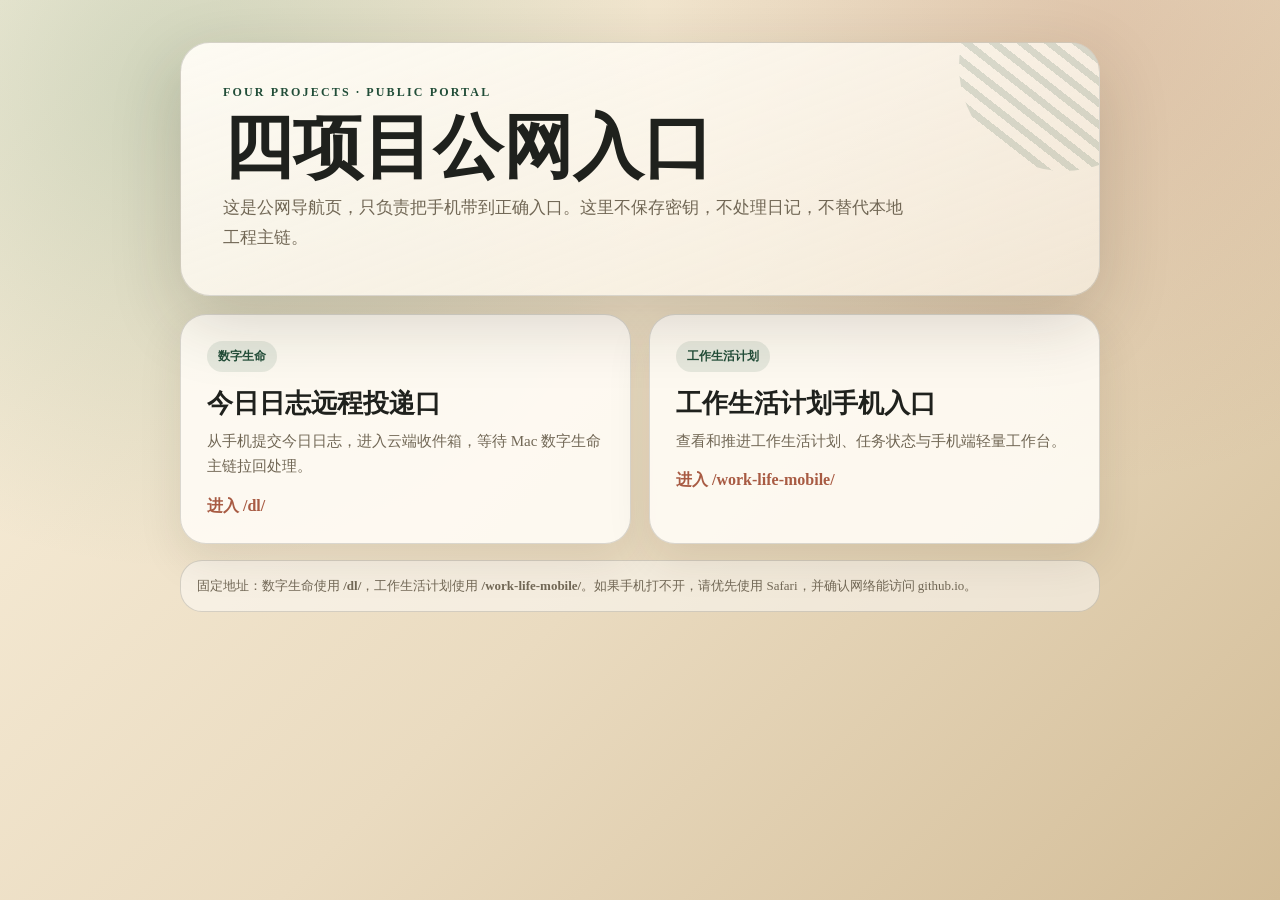
<file: index.html>
<!doctype html>
<html lang="zh-CN">
<head>
  <meta charset="utf-8" />
  <meta name="viewport" content="width=device-width, initial-scale=1, viewport-fit=cover" />
  <meta name="theme-color" content="#efe6d3" />
  <title>四项目公网入口</title>
  <style>
    :root {
      --paper: #f7efe1;
      --ink: #1f211d;
      --muted: #716755;
      --line: rgba(31, 33, 29, 0.16);
      --green: #214d38;
      --green2: #3f7a52;
      --gold: #c99a4d;
      --clay: #a85b43;
      --white: rgba(255, 252, 245, 0.9);
      --shadow: 0 24px 70px rgba(45, 35, 19, 0.18);
    }
    * { box-sizing: border-box; }
    html, body { margin: 0; min-height: 100%; }
    body {
      font-family: "Songti SC", "STSong", "Noto Serif CJK SC", Georgia, serif;
      color: var(--ink);
      background:
        radial-gradient(circle at 14% 10%, rgba(63, 122, 82, 0.22), transparent 30rem),
        radial-gradient(circle at 86% 4%, rgba(168, 91, 67, 0.18), transparent 28rem),
        linear-gradient(135deg, #fbf2df 0%, #eadbc0 54%, #d3bd98 100%);
      padding: env(safe-area-inset-top) 16px 30px;
    }
    main { max-width: 920px; margin: 0 auto; padding: 26px 0 40px; }
    .hero {
      position: relative;
      overflow: hidden;
      border: 1px solid var(--line);
      border-radius: 30px;
      padding: 28px 22px;
      background: linear-gradient(160deg, rgba(255,252,245,0.96), rgba(247,239,225,0.76));
      box-shadow: var(--shadow);
    }
    .hero::after {
      content: "";
      position: absolute;
      width: 210px;
      height: 210px;
      right: -70px;
      top: -82px;
      border-radius: 999px;
      background: repeating-linear-gradient(38deg, rgba(33,77,56,0.15) 0 7px, transparent 7px 17px);
    }
    .eyebrow { color: var(--green); letter-spacing: 0.18em; font-size: 12px; font-weight: 800; }
    h1 { margin: 12px 0 10px; font-size: clamp(34px, 9vw, 70px); line-height: 1.02; }
    .lead { margin: 0; color: var(--muted); font-size: 17px; line-height: 1.75; max-width: 40em; }
    .grid { display: grid; grid-template-columns: 1fr; gap: 16px; margin-top: 18px; }
    .card {
      display: block;
      text-decoration: none;
      color: inherit;
      border: 1px solid var(--line);
      border-radius: 26px;
      padding: 20px;
      background: var(--white);
      box-shadow: 0 16px 44px rgba(45, 35, 19, 0.1);
      transition: transform 160ms ease, box-shadow 160ms ease, border-color 160ms ease;
    }
    .card:active, .card:hover { transform: translateY(-2px); box-shadow: 0 20px 54px rgba(45, 35, 19, 0.16); border-color: rgba(33,77,56,0.35); }
    .tag { display: inline-flex; align-items: center; gap: 8px; border-radius: 999px; padding: 7px 11px; color: var(--green); background: rgba(33,77,56,0.1); font-size: 12px; font-weight: 800; }
    .card h2 { margin: 14px 0 8px; font-size: 26px; }
    .card p { margin: 0; color: var(--muted); line-height: 1.7; font-size: 15px; }
    .arrow { margin-top: 16px; color: var(--clay); font-weight: 900; }
    .note {
      margin-top: 16px;
      border: 1px solid var(--line);
      border-radius: 22px;
      padding: 14px 16px;
      background: rgba(255,255,255,0.48);
      color: var(--muted);
      line-height: 1.7;
      font-size: 13px;
    }
    @media (min-width: 760px) {
      body { padding-left: 28px; padding-right: 28px; }
      main { padding-top: 42px; }
      .hero { padding: 42px; }
      .grid { grid-template-columns: 1fr 1fr; gap: 18px; }
      .card { padding: 26px; }
    }
  </style>
</head>
<body>
  <main>
    <section class="hero">
      <div class="eyebrow">FOUR PROJECTS · PUBLIC PORTAL</div>
      <h1>四项目公网入口</h1>
      <p class="lead">这是公网导航页，只负责把手机带到正确入口。这里不保存密钥，不处理日记，不替代本地工程主链。</p>
    </section>

    <section class="grid" aria-label="公网入口列表">
      <a class="card" href="./dl/">
        <span class="tag">数字生命</span>
        <h2>今日日志远程投递口</h2>
        <p>从手机提交今日日志，进入云端收件箱，等待 Mac 数字生命主链拉回处理。</p>
        <div class="arrow">进入 /dl/</div>
      </a>

      <a class="card" href="./work-life-mobile/">
        <span class="tag">工作生活计划</span>
        <h2>工作生活计划手机入口</h2>
        <p>查看和推进工作生活计划、任务状态与手机端轻量工作台。</p>
        <div class="arrow">进入 /work-life-mobile/</div>
      </a>
    </section>

    <section class="note">
      固定地址：数字生命使用 <strong>/dl/</strong>，工作生活计划使用 <strong>/work-life-mobile/</strong>。如果手机打不开，请优先使用 Safari，并确认网络能访问 github.io。
    </section>
  </main>
</body>
</html>
</file>
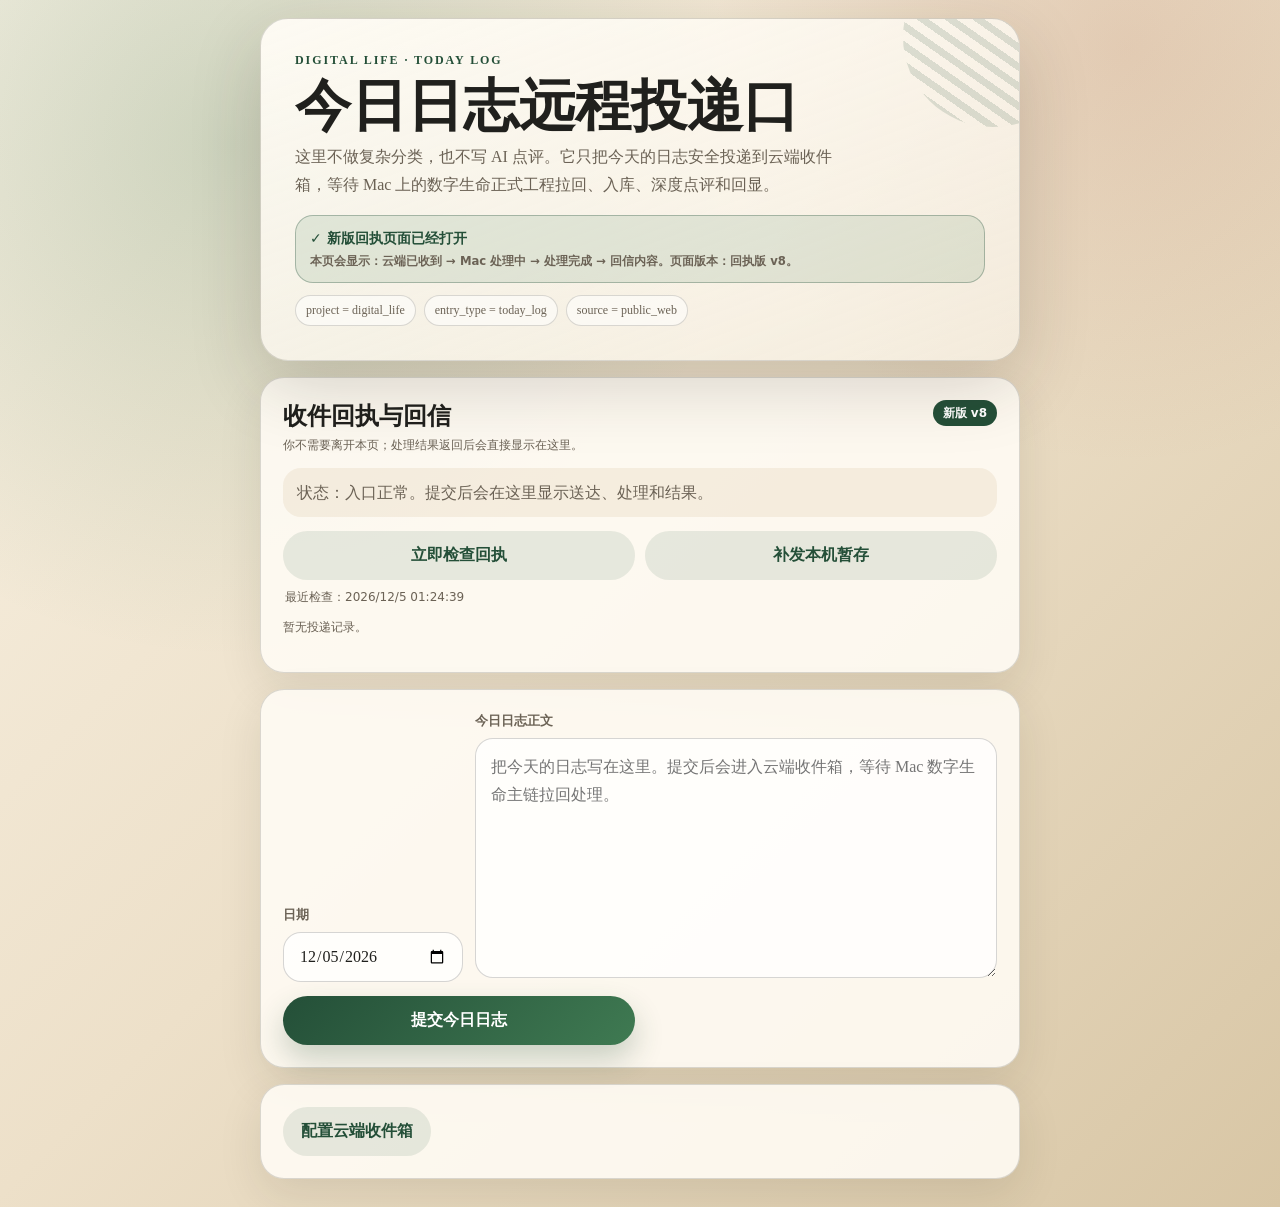
<file: digital-life-public/index.html>
<!doctype html>
<html lang="zh-CN">
<head>
  <meta charset="utf-8" />
  <meta name="viewport" content="width=device-width, initial-scale=1, viewport-fit=cover" />
  <meta name="theme-color" content="#f2efe7" />
  <title>数字生命｜公网今日日志</title>
  <link rel="manifest" href="manifest.webmanifest" />
  <script src="cloud-config.js?v=20260808-receipt-v8"></script>
  <style>
    :root {
      --paper: #f7f1e5;
      --ink: #20201d;
      --muted: #6b6255;
      --line: rgba(32, 32, 29, 0.16);
      --green: #244f38;
      --green-2: #3f7a52;
      --sand: #d8c6a5;
      --clay: #a6593d;
      --white: rgba(255, 252, 245, 0.88);
      --shadow: 0 24px 70px rgba(44, 35, 20, 0.18);
    }
    * { box-sizing: border-box; }
    html, body { margin: 0; min-height: 100%; }
    body {
      font-family: "Songti SC", "STSong", "Noto Serif CJK SC", Georgia, serif;
      color: var(--ink);
      background:
        radial-gradient(circle at 18% 12%, rgba(63, 122, 82, 0.22), transparent 32rem),
        radial-gradient(circle at 88% 4%, rgba(166, 89, 61, 0.16), transparent 26rem),
        linear-gradient(135deg, #f9f2e4 0%, #ede0c9 48%, #d8c6a5 100%);
      padding: env(safe-area-inset-top) 16px 28px;
    }
    .shell { max-width: 760px; margin: 0 auto; padding-top: 18px; }
    .hero {
      border: 1px solid var(--line);
      border-radius: 28px;
      padding: 24px 22px;
      background: linear-gradient(160deg, rgba(255,252,245,0.95), rgba(247,241,229,0.74));
      box-shadow: var(--shadow);
      position: relative;
      overflow: hidden;
    }
    .hero::after {
      content: "";
      position: absolute;
      width: 180px;
      height: 180px;
      border-radius: 999px;
      right: -64px;
      top: -72px;
      background: repeating-linear-gradient(35deg, rgba(36,79,56,0.16) 0 7px, transparent 7px 16px);
      opacity: 0.9;
    }
    .eyebrow { letter-spacing: 0.16em; font-size: 12px; color: var(--green); font-weight: 700; }
    h1 { margin: 10px 0 8px; font-size: clamp(30px, 8vw, 56px); line-height: 1.02; font-weight: 800; }
    .lead { margin: 0; color: var(--muted); font-size: 16px; line-height: 1.75; max-width: 35em; }
    .release-banner {
      position: relative;
      z-index: 1;
      margin-top: 16px;
      border: 1px solid rgba(36,79,56,0.32);
      border-radius: 18px;
      padding: 12px 14px;
      color: var(--green);
      background: rgba(63,122,82,0.12);
      font: 800 14px/1.55 system-ui, sans-serif;
    }
    .release-banner small { display: block; margin-top: 2px; color: var(--muted); font-weight: 600; }
    .card {
      margin-top: 16px;
      border: 1px solid var(--line);
      border-radius: 24px;
      padding: 18px;
      background: var(--white);
      box-shadow: 0 16px 44px rgba(44, 35, 20, 0.10);
    }
    label { display: block; color: var(--muted); font-size: 13px; margin: 0 0 8px; font-weight: 700; }
    input, textarea {
      width: 100%;
      border: 1px solid rgba(32,32,29,0.18);
      border-radius: 18px;
      background: rgba(255,255,255,0.76);
      color: var(--ink);
      font: inherit;
      padding: 14px 15px;
      outline: none;
    }
    textarea { min-height: 240px; resize: vertical; line-height: 1.75; }
    input:focus, textarea:focus { border-color: rgba(36,79,56,0.58); box-shadow: 0 0 0 4px rgba(63,122,82,0.12); }
    .grid { display: grid; gap: 14px; grid-template-columns: 1fr; }
    .row { display: grid; grid-template-columns: 1fr; gap: 12px; }
    .actions { display: grid; grid-template-columns: 1fr; gap: 10px; margin-top: 14px; }
    button {
      border: 0;
      border-radius: 999px;
      padding: 14px 18px;
      color: #fff;
      background: linear-gradient(135deg, var(--green), var(--green-2));
      font: inherit;
      font-weight: 800;
      cursor: pointer;
      box-shadow: 0 14px 30px rgba(36,79,56,0.24);
    }
    button.secondary { color: var(--green); background: rgba(36,79,56,0.10); box-shadow: none; }
    button:disabled { opacity: 0.58; cursor: wait; }
    .status {
      margin-top: 12px;
      padding: 12px 14px;
      border-radius: 18px;
      background: rgba(216,198,165,0.24);
      color: var(--muted);
      line-height: 1.6;
      white-space: pre-wrap;
    }
    .pill-row { display: flex; flex-wrap: wrap; gap: 8px; margin-top: 12px; }
    .pill { border: 1px solid var(--line); border-radius: 999px; padding: 7px 10px; color: var(--muted); background: rgba(255,255,255,0.54); font-size: 12px; }
    .entries { display: grid; gap: 12px; }
    .entry {
      border: 1px solid var(--line);
      border-radius: 20px;
      padding: 14px;
      background: rgba(255,255,255,0.62);
    }
    .entry strong { display: block; margin-bottom: 6px; }
    .entry small { color: var(--muted); display: block; margin-bottom: 8px; }
    .entry pre { white-space: pre-wrap; word-break: break-word; margin: 8px 0 0; font: 14px/1.65 "Songti SC", "STSong", serif; color: #302d28; }
    .entry-progress { display: grid; grid-template-columns: repeat(3, 1fr); gap: 6px; margin: 12px 0; }
    .entry-progress span { min-height: 52px; display: grid; place-items: center; align-content: center; gap: 3px; border: 1px solid var(--line); border-radius: 14px; color: var(--muted); background: rgba(255,255,255,0.54); font: 700 11px/1.25 system-ui, sans-serif; text-align: center; }
    .entry-progress b { display: block; font-size: 13px; }
    .entry-progress .done { color: var(--green); border-color: rgba(36,79,56,0.34); background: rgba(63,122,82,0.12); }
    .entry-progress .active { color: #72511f; border-color: rgba(166,112,35,0.38); background: rgba(216,198,165,0.30); }
    .entry-progress .problem { color: var(--clay); border-color: rgba(166,89,61,0.38); background: rgba(166,89,61,0.09); }
    .receipt-message { margin: 10px 0 0; color: var(--muted); font: 13px/1.65 system-ui, sans-serif; }
    .result-reader, .source-reader { margin-top: 12px; border: 1px solid rgba(36,79,56,0.24); border-radius: 16px; background: rgba(63,122,82,0.08); overflow: hidden; }
    .result-reader summary, .source-reader summary { padding: 12px 14px; color: var(--green); cursor: pointer; font: 800 13px/1.4 system-ui, sans-serif; }
    .result-body { padding: 0 14px 14px; border-top: 1px solid rgba(36,79,56,0.16); }
    .result-body h3 { margin: 14px 0 8px; font-size: 17px; }
    .result-body pre { margin-top: 0; font-size: 15px; line-height: 1.8; }
    .result-body small { margin-top: 10px; }
    .source-reader { border-color: var(--line); background: rgba(255,255,255,0.38); }
    .source-reader summary { color: var(--muted); font-weight: 700; }
    .config { display: none; }
    .config.open { display: block; }
    .fineprint { color: var(--muted); font-size: 12px; line-height: 1.65; }
    .receipt-heading { display: flex; align-items: flex-start; justify-content: space-between; gap: 12px; }
    .receipt-heading h2 { margin: 0 0 4px; }
    .receipt-heading p { margin: 0; }
    .version-mark { flex: 0 0 auto; border-radius: 999px; padding: 7px 10px; color: #fff; background: var(--green); font: 800 12px/1 system-ui, sans-serif; }
    .receipt-updated { margin: 8px 2px 0; color: var(--muted); font: 12px/1.5 system-ui, sans-serif; }
    @media (min-width: 720px) {
      body { padding-left: 28px; padding-right: 28px; }
      .row { grid-template-columns: 180px 1fr; align-items: end; }
      .actions { grid-template-columns: 1fr 1fr; }
      .hero { padding: 34px; }
      .card { padding: 22px; }
    }
  </style>
</head>
<body>
  <main class="shell">
    <section class="hero">
      <div class="eyebrow">DIGITAL LIFE · TODAY LOG</div>
      <h1>今日日志远程投递口</h1>
      <p class="lead">这里不做复杂分类，也不写 AI 点评。它只把今天的日志安全投递到云端收件箱，等待 Mac 上的数字生命正式工程拉回、入库、深度点评和回显。</p>
      <div class="release-banner">✓ 新版回执页面已经打开
        <small>本页会显示：云端已收到 → Mac 处理中 → 处理完成 → 回信内容。页面版本：回执版 v8。</small>
      </div>
      <div class="pill-row">
        <span class="pill">project = digital_life</span>
        <span class="pill">entry_type = today_log</span>
        <span class="pill">source = public_web</span>
      </div>
    </section>

    <section class="card" id="receiptPanel">
      <div class="receipt-heading">
        <div>
          <h2>收件回执与回信</h2>
          <p class="fineprint">你不需要离开本页；处理结果返回后会直接显示在这里。</p>
        </div>
        <span class="version-mark">新版 v8</span>
      </div>
      <div class="status" id="statusBox">状态：正在检查手机暂存和云端回执……</div>
      <div class="actions">
        <button class="secondary" id="refreshBtn" type="button">立即检查回执</button>
        <button class="secondary" id="retryOutboxTop" type="button">补发本机暂存</button>
      </div>
      <p class="receipt-updated" id="receiptUpdatedAt">尚未完成第一次检查。</p>
      <div class="entries" id="entries"></div>
    </section>

    <form class="card" id="logForm">
      <div class="row">
        <div>
          <label for="logDate">日期</label>
          <input id="logDate" name="date" type="date" required />
        </div>
        <div>
          <label for="logText">今日日志正文</label>
          <textarea id="logText" name="text" placeholder="把今天的日志写在这里。提交后会进入云端收件箱，等待 Mac 数字生命主链拉回处理。" required></textarea>
        </div>
      </div>
      <div class="actions">
        <button id="submitBtn" type="submit">提交今日日志</button>
      </div>
    </form>

    <section class="card">
      <button class="secondary" id="toggleConfig" type="button">配置云端收件箱</button>
      <div class="config" id="configPanel">
        <p class="fineprint">只填 Google Apps Script Web App 的 /exec 地址和可选口令。不要在这里填 OpenAI API key。</p>
        <div class="grid">
          <div>
            <label for="cloudUrl">云端收件箱 URL</label>
            <input id="cloudUrl" placeholder="https://script.google.com/macros/s/xxxxx/exec" />
          </div>
          <div>
            <label for="cloudToken">口令，可选</label>
            <input id="cloudToken" placeholder="如果 Apps Script 设置了口令，就填这里" />
          </div>
          <button id="saveConfig" type="button">保存到本机浏览器</button>
          <button class="secondary" id="retryOutbox" type="button">重试发送本机暂存</button>
          <button class="secondary" id="clearOutbox" type="button">清空本机暂存</button>
        </div>
      </div>
    </section>

  </main>

  <script>
    const BUILD_ID = "20260808-receipt-v8";
    const STORE_BUILD = "digitalLifePublicBuild";
    const STORE_URL = "digitalLifePublicInboxUrl";
    const STORE_TOKEN = "digitalLifePublicInboxToken";
    const STORE_LOCAL_OUTBOX = "digitalLifePublicLocalOutbox";
    const params = new URLSearchParams(location.search);
    const configuredToken = () => params.get("token") || window.DIGITAL_LIFE_PUBLIC_TOKEN || localStorage.getItem(STORE_TOKEN) || "";
    function isVerifiedRelayUrl(url) {
      return url.hostname === "yu-digital-life.huangyu4026.chatgpt.site" && url.pathname === "/api/public-inbox";
    }
    function sanitizeCloudUrl(raw) {
      try {
        const url = new URL(String(raw || "").trim());
        if (url.protocol !== "https:" && url.protocol !== "http:") return "";
        if (!isVerifiedRelayUrl(url) && !/\/macros\/s\//.test(url.pathname)) return "";
        url.search = "";
        url.hash = "";
        return url.toString().replace(/\/$/, "");
      } catch (_) {
        return "";
      }
    }
    const configuredUrlCandidates = () => {
      const list = [];
      if (params.get("cloud")) list.push(String(params.get("cloud")).trim());
      if (window.DIGITAL_LIFE_PUBLIC_INBOX_URL) list.push(String(window.DIGITAL_LIFE_PUBLIC_INBOX_URL).trim());
      const savedUrl = localStorage.getItem(STORE_URL);
      if (savedUrl) list.push(String(savedUrl).trim());
      const fallbackList = window.DIGITAL_LIFE_PUBLIC_INBOX_URLS;
      if (Array.isArray(fallbackList)) {
        fallbackList.forEach((item) => {
          if (item) list.push(String(item).trim());
        });
      }
      const deduped = [];
      const seen = new Set();
      for (const item of list) {
        const next = sanitizeCloudUrl(item);
        if (next && !seen.has(next)) {
          deduped.push(next);
          seen.add(next);
        }
      }
      return deduped;
    };
    const configuredUrl = () => configuredUrlCandidates()[0] || "";
    const $ = (id) => document.getElementById(id);
    const statusBox = $("statusBox");
    const entriesBox = $("entries");
    const todayLocal = () => {
      const now = new Date();
      const offset = now.getTimezoneOffset() * 60000;
      return new Date(now.getTime() - offset).toISOString().slice(0, 10);
    };
    $("logDate").value = todayLocal();
    $("cloudUrl").value = configuredUrl();
    $("cloudToken").value = configuredToken();

    function setStatus(text) {
      statusBox.textContent = text;
      const updated = $("receiptUpdatedAt");
      if (updated) updated.textContent = `最近检查：${new Date().toLocaleString("zh-CN", { hour12: false })}`;
    }
    function escapeHtml(value) {
      return String(value || "").replace(/[&<>"]/g, (ch) => ({"&":"&amp;","<":"&lt;",">":"&gt;","\"":"&quot;"}[ch]));
    }
    function makeId() {
      const randomPart = window.crypto && typeof window.crypto.randomUUID === "function"
        ? window.crypto.randomUUID()
        : `${Math.random().toString(36).slice(2)}-${Math.random().toString(36).slice(2)}`;
      return `dlp-${Date.now()}-${randomPart}`;
    }
    function readLocalOutbox() {
      try { return JSON.parse(localStorage.getItem(STORE_LOCAL_OUTBOX) || "[]"); } catch (_) { return []; }
    }
    function writeLocalOutbox(items) {
      localStorage.setItem(STORE_LOCAL_OUTBOX, JSON.stringify(items.slice(0, 80)));
    }
    function upsertLocalItem(item) {
      const items = readLocalOutbox().filter((entry) => entry.id !== item.id);
      writeLocalOutbox([item, ...items]);
      return [item, ...items];
    }
    function clearLocalOutbox() {
      localStorage.removeItem(STORE_LOCAL_OUTBOX);
      renderEntries([]);
      setStatus("状态：本机暂存已清空。");
    }
    function renderEntries(items) {
      if (!items || !items.length) {
        entriesBox.innerHTML = "<p class='fineprint'>暂无投递记录。</p>";
        return;
      }
      entriesBox.innerHTML = items.slice(0, 20).map((item) => {
        const result = item.resultText || (item.result && (item.result.ai_response || item.result.summary || item.result.message || item.result.localReceipt || ""));
        const progress = progressForStatus(item.status);
        const updatedAt = item.resultUpdatedAt || item.updatedAt || item.createdAt || "";
        return `<article class="entry">
          <strong>${escapeHtml(item.date || "")}${item.status ? `｜${escapeHtml(statusLabel(item.status))}` : ""}</strong>
          <small>${escapeHtml(item.id || "")}｜更新 ${escapeHtml(updatedAt)}</small>
          <div class="entry-progress" role="list" aria-label="处理进度">
            <span class="${progress.received ? "done" : progress.problem ? "problem" : "active"}" role="listitem"><b>${progress.received ? "✓" : "1"}</b>${progress.received ? "云端已收到" : "等待送达"}</span>
            <span class="${progress.processed ? "done" : progress.processing ? "active" : progress.problem ? "problem" : ""}" role="listitem"><b>${progress.processed ? "✓" : progress.processing ? "…" : "2"}</b>${progress.processed ? "本地已处理" : progress.processing ? "本地处理中" : "等待处理"}</span>
            <span class="${progress.resultReady ? "done" : progress.problem ? "problem" : ""}" role="listitem"><b>${progress.resultReady ? "✓" : progress.problem ? "!" : "3"}</b>${progress.resultReady ? "结果已返回" : progress.problem ? "处理待重试" : "等待结果"}</span>
          </div>
          ${item.message ? `<p class="receipt-message">${escapeHtml(item.message)}</p>` : ""}
          ${result ? `<details class="result-reader" open><summary>处理结果已经返回 · 点此阅读</summary><div class="result-body"><h3>${escapeHtml(item.resultTitle || "每日日志处理结果")}</h3><pre>${escapeHtml(String(result))}</pre>${item.resultUpdatedAt ? `<small>回传时间：${escapeHtml(item.resultUpdatedAt)}</small>` : ""}</div></details>` : ""}
          <details class="source-reader"><summary>查看本条原文</summary><div class="result-body"><pre>${escapeHtml(item.text || "")}</pre></div></details>
        </article>`;
      }).join("");
    }
    function progressForStatus(status) {
      const received = new Set(["forwarding", "pending_local_pull", "saved_waiting_route", "saved_route_retry", "processing", "done", "result_ready", "result_error"]);
      const processing = new Set(["processing", "done"]);
      return {
        received: received.has(status),
        processing: processing.has(status),
        processed: status === "result_ready",
        resultReady: status === "result_ready",
        problem: ["error", "result_error", "local_retry"].includes(status)
      };
    }
    function statusLabel(status) {
      return ({
        pending: "本机暂存·准备补发",
        pending_unverified: "已发出·等待云端确认",
        forwarding: "云端已收到·正在转交",
        pending_local_pull: "云端已收到·等待 Mac 拉取",
        saved_waiting_route: "公网已安全保存",
        saved_route_retry: "公网已保存·等待转交重试",
        processing: "Mac 已拉取处理中",
        done: "Mac 已接收·等待结果回传",
        result_ready: "处理完成·结果已返回",
        result_error: "处理未完成·等待重试",
        error: "处理失败",
        local_only: "本机暂存·等待补发",
        local_retry: "本机暂存·等待重试"
      })[status] || status;
    }
    async function fetchWithTimeout(url, options = {}, timeoutMs = 7000) {
      const controller = new AbortController();
      const timer = setTimeout(() => controller.abort(), timeoutMs);
      try {
        return await fetch(url, { ...options, signal: controller.signal });
      } finally {
        clearTimeout(timer);
      }
    }
    async function postCloud(body) {
      const urls = configuredUrlCandidates();
      if (!urls.length) throw new Error("尚未配置云端收件箱 URL");
      const token = configuredToken();
      const payload = { token, ...body };
      const payloadText = JSON.stringify(payload);
      let lastErr = null;
      for (const url of urls) {
        try {
          const parsedUrl = new URL(url);
          if (isVerifiedRelayUrl(parsedUrl)) {
            const response = await fetchWithTimeout(url, {
              method: "POST",
              headers: { "Content-Type": "application/json" },
              body: JSON.stringify({ item: body.item }),
              cache: "no-store"
            }, 15000);
            const data = await response.json();
            if (!response.ok || !data.ok || !data.accepted) {
              throw new Error(data.error || `公网中继投递失败 HTTP ${response.status}`);
            }
            localStorage.setItem(STORE_URL, url);
            return { ...data, transport: "verified", unverified: !data.forwarded };
          }
          let queued = false;
          if (navigator.sendBeacon) {
            queued = navigator.sendBeacon(url, payloadText) || queued;
          }
          fetch(url, {
            method: "POST",
            mode: "no-cors",
            headers: { "Content-Type": "text/plain;charset=utf-8" },
            body: payloadText,
            cache: "no-store",
            keepalive: true
          }).catch(() => {});
          queued = true;

          // A hidden image request is not subject to CORS response-reading rules.
          // It also gives short and medium-sized logs a second, independently
          // reliable path through Apps Script's existing doGet submit action.
          if (body && String(body.action || "submit") === "submit" && body.item) {
            const submitUrl = new URL(url);
            submitUrl.searchParams.set("action", "submit");
            submitUrl.searchParams.set("item", JSON.stringify(body.item));
            if (token) submitUrl.searchParams.set("token", token);
            if (submitUrl.toString().length <= 60000) {
              const signalImage = document.createElement("img");
              signalImage.alt = "";
              signalImage.setAttribute("aria-hidden", "true");
              signalImage.style.cssText = "position:absolute;width:1px;height:1px;opacity:0;pointer-events:none";
              signalImage.src = submitUrl.toString();
              document.body.appendChild(signalImage);
              setTimeout(() => signalImage.remove(), 60000);
              queued = true;
            }
          }
          if (!queued) throw new Error("浏览器没有接受投递请求");
          localStorage.setItem(STORE_URL, url);
          return { ok: true, transport: "queued", unverified: true };
        } catch (err) {
          lastErr = err;
        }
      }
      throw lastErr || new Error("提交失败：所有云端收件箱地址均不可用。");
    }
    async function fetchCloud() {
      const urls = configuredUrlCandidates();
      if (!urls.length) throw new Error("尚未配置云端收件箱 URL");
      const token = configuredToken();
      let lastErr = null;
      for (const url of urls) {
        try {
          const requestUrl = new URL(url);
          requestUrl.searchParams.set("action", "list");
          if (token) requestUrl.searchParams.set("token", token);
          const response = await fetchWithTimeout(requestUrl.toString(), { cache: "no-store" }, 7000);
          if (!response.ok) throw new Error(`云端收件箱读取失败 HTTP ${response.status}`);
          const data = await response.json();
          if (!data.ok) throw new Error(data.error || "读取云端收件箱失败");
          localStorage.setItem(STORE_URL, url);
          if (data.readable === false) return data;
          return data;
        } catch (err) {
          lastErr = err;
        }
      }
      throw lastErr || new Error("读取失败，所有云端收件箱地址均不可用。");
    }
    async function fetchPublicStatuses(localItems) {
      const relay = configuredUrlCandidates().map((value) => new URL(value)).find(isVerifiedRelayUrl);
      if (!relay) return null;
      const ids = localItems.map((item) => item.id).filter((id) => /^dlp-[A-Za-z0-9._:-]{8,180}$/.test(String(id || ""))).slice(0, 20);
      if (!ids.length) return { ok: true, entries: [] };
      const statusUrl = new URL("/api/public-status", relay.origin);
      const response = await fetchWithTimeout(statusUrl.toString(), {
        method: "POST",
        headers: { "Content-Type": "application/json" },
        body: JSON.stringify({ ids }),
        cache: "no-store"
      }, 9000);
      const data = await response.json();
      if (!response.ok || !data.ok) throw new Error(data.error || `状态读取失败 HTTP ${response.status}`);
      return data;
    }
    function statusSummary(items) {
      const latest = items[0];
      if (!latest) return "状态：入口正常。提交后会在这里显示送达、处理和结果。";
      if (latest.status === "result_ready") return "状态：最新一条已经处理完成，结果已返回手机，可在下方直接阅读。";
      if (["processing", "done"].includes(latest.status)) return "状态：最新一条已被 Mac 收到，正在处理或等待结果回传。页面每 30 秒自动更新。";
      if (["forwarding", "pending_local_pull", "saved_waiting_route", "saved_route_retry"].includes(latest.status)) return "状态：最新一条已安全送达云端，正在等待 Mac 拉取处理。页面每 30 秒自动更新。";
      if (["error", "result_error", "local_retry"].includes(latest.status)) return "状态：最新一条当前需要重试；原文仍保存在手机或公网收件库。";
      return "状态：最新一条正在等待云端确认。页面每 30 秒自动更新。";
    }
    async function flushLocalOutbox({ silent = false } = {}) {
      const items = readLocalOutbox();
      const retryable = new Set(["pending", "pending_unverified", "local_only", "local_retry"]);
      let sent = 0;
      let failed = 0;
      if (!configuredUrl() || !items.some((item) => retryable.has(item.status))) {
        return { sent, failed };
      }
      const nextItems = [];
      for (const item of items) {
        if (!retryable.has(item.status)) {
          nextItems.push(item);
          continue;
        }
        try {
          const normalized = { ...item, status: "pending", updatedAt: new Date().toISOString() };
          const result = await postCloud({ action: "submit", item: normalized });
          sent += 1;
          if (result.unverified) {
            nextItems.push({ ...normalized, status: "pending_unverified", updatedAt: new Date().toISOString() });
          } else {
            const receipt = result.item || {};
            nextItems.push({
              ...normalized,
              status: receipt.status || "pending_local_pull",
              message: receipt.message || "已进入数字生命云收件箱，等待家中 Mac 本地主链拉取。",
              updatedAt: new Date().toISOString()
            });
          }
        } catch (_) {
          failed += 1;
          nextItems.push({ ...item, status: "local_retry", updatedAt: new Date().toISOString() });
        }
      }
      writeLocalOutbox(nextItems);
      renderEntries(nextItems);
      if (!silent) {
        setStatus(`状态：补发完成。已发出 ${sent} 条，仍在本机等待重试 ${failed} 条。`);
      }
      return { sent, failed };
    }
    async function refreshEntries() {
      try {
        if (!configuredUrl()) {
          const localItems = readLocalOutbox();
          renderEntries(localItems);
          setStatus("状态：云端 URL 未配置。当前只显示本机暂存记录。");
          return;
        }
        const localItems = readLocalOutbox();
        const publicStatuses = await fetchPublicStatuses(localItems);
        if (publicStatuses) {
          const remoteById = new Map((publicStatuses.entries || []).map((entry) => [entry.id, entry]));
          const merged = localItems.map((item) => remoteById.has(item.id) ? { ...item, ...remoteById.get(item.id) } : item);
          writeLocalOutbox(merged);
          renderEntries(merged);
          setStatus(statusSummary(merged));
          return;
        }
        const data = await fetchCloud();
        if (data.readable === false) {
          renderEntries(readLocalOutbox());
          setStatus("状态：公网投递通道正常。本入口采用只写保护，不在手机端读取日志正文。");
          return;
        }
        const items = ((data.state && data.state.items) || []).filter((item) => item.project === "digital_life");
        const cloudIds = new Set(items.map((item) => item.id));
        writeLocalOutbox(readLocalOutbox().filter((item) => !cloudIds.has(item.id)));
        renderEntries(items);
        setStatus(`状态：已读取云端收件箱，共 ${items.length} 条数字生命记录。`);
      } catch (err) {
        const localItems = readLocalOutbox();
        const waiting = localItems.filter((item) => item.status === "pending_unverified").length;
        const retrying = localItems.filter((item) => ["pending", "local_only", "local_retry"].includes(item.status)).length;
        renderEntries(localItems);
        setStatus(`状态：手机暂时不能读取云端回执；投递功能仍可使用。\n已发出待确认 ${waiting} 条，本机待重试 ${retrying} 条；正文仍安全保存在本机。`);
      }
    }
    $("logForm").addEventListener("submit", async (event) => {
      event.preventDefault();
      const text = $("logText").value.trim();
      const date = $("logDate").value || todayLocal();
      if (!text) {
        setStatus("状态：请先填写日志正文。");
        return;
      }
      const item = {
        id: makeId(),
        project: "digital_life",
        entry_type: "today_log",
        source: "public_web",
        date,
        title: `公网今日日志｜${date}`,
        text,
        status: configuredUrl() ? "pending" : "local_only",
        createdAt: new Date().toISOString(),
        updatedAt: new Date().toISOString()
      };
      const firstLocalItems = upsertLocalItem(item);
      renderEntries(firstLocalItems);
      $("submitBtn").disabled = true;
      try {
        if (!configuredUrl()) {
          setStatus("状态：尚未配置云端收件箱，本条只保存在当前手机浏览器。配置 URL 后再正式投递。");
        } else {
          setStatus("状态：原文已先保存在手机，正在向云端投递……");
          const result = await postCloud({ action: "submit", item });
          $("logText").value = "";
          if (result.unverified) {
            const localItems = upsertLocalItem({ ...item, status: "pending_unverified", updatedAt: new Date().toISOString() });
            renderEntries(localItems);
            setStatus("状态：投递请求已经发出。手机暂时读不到云端回执，因此本机保留一份副本，等待下一次同步确认。");
          } else {
            const receipt = result.item || {};
            const localItems = upsertLocalItem({
              ...item,
              status: receipt.status || "pending_local_pull",
              message: receipt.message || "已进入数字生命云收件箱，等待家中 Mac 本地主链拉取。",
              updatedAt: new Date().toISOString()
            });
            renderEntries(localItems);
            setStatus("状态：云端已经收到。下方会持续显示处理进度，完成后直接显示结果。");
            await refreshEntries();
          }
        }
      } catch (err) {
        const localItems = upsertLocalItem({ ...item, status: "local_retry", updatedAt: new Date().toISOString() });
        renderEntries(localItems);
        setStatus(`状态：当前网络没有发出投递，本条已安全暂存在手机，并会自动重试。\n${err.message || err}`);
      } finally {
        $("submitBtn").disabled = false;
      }
    });
    $("refreshBtn").addEventListener("click", refreshEntries);
    $("toggleConfig").addEventListener("click", () => $("configPanel").classList.toggle("open"));
    $("saveConfig").addEventListener("click", () => {
      localStorage.setItem(STORE_URL, sanitizeCloudUrl($("cloudUrl").value.trim()));
      localStorage.setItem(STORE_TOKEN, $("cloudToken").value.trim());
      setStatus("状态：配置已保存在当前浏览器。注意：不要把 OpenAI API key 填在这里。");
      flushLocalOutbox({ silent: true }).then(refreshEntries);
    });
    async function retryOutboxNow() {
      const buttons = [$("retryOutbox"), $("retryOutboxTop")].filter(Boolean);
      buttons.forEach((button) => { button.disabled = true; });
      try {
        await flushLocalOutbox();
        await refreshEntries();
      } finally {
        buttons.forEach((button) => { button.disabled = false; });
      }
    }
    $("retryOutbox").addEventListener("click", retryOutboxNow);
    $("retryOutboxTop").addEventListener("click", retryOutboxNow);
    $("clearOutbox").addEventListener("click", clearLocalOutbox);
    if (localStorage.getItem(STORE_BUILD) !== BUILD_ID) {
      localStorage.setItem(STORE_BUILD, BUILD_ID);
      if ("caches" in window) {
        caches.keys().then((keys) => Promise.all(keys
          .filter((key) => key.startsWith("digital-life-public-") && key !== "digital-life-public-v8-receipt")
          .map((key) => caches.delete(key)))).catch(() => {});
      }
    }
    if ("serviceWorker" in navigator) {
      navigator.serviceWorker.register("sw.js?v=20260808-receipt-v8").then((registration) => registration.update()).catch(() => {});
    }
    window.addEventListener("online", () => flushLocalOutbox({ silent: true }).then(refreshEntries));
    window.setInterval(() => {
      if (document.visibilityState === "visible") refreshEntries();
    }, 30000);
    flushLocalOutbox({ silent: true }).then(refreshEntries);
  </script>
</body>
</html>
</file>
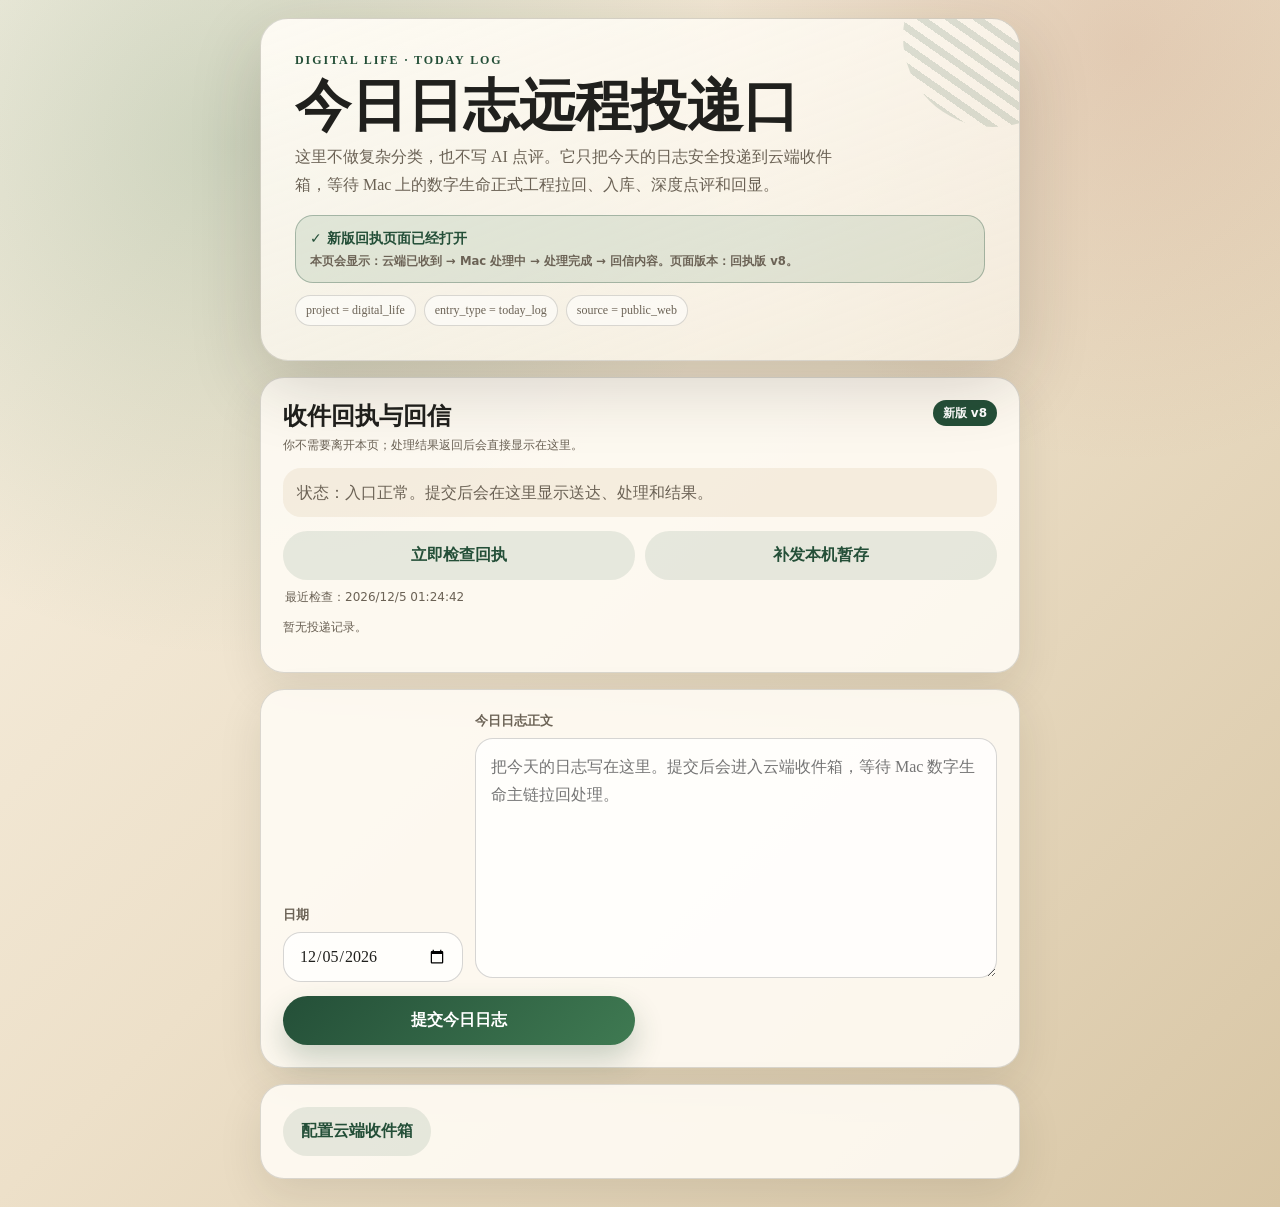
<file: dl-fresh/index.html>
<!doctype html>
<html lang="zh-CN">
<head>
  <meta charset="utf-8" />
  <meta name="viewport" content="width=device-width, initial-scale=1, viewport-fit=cover" />
  <meta name="theme-color" content="#244f38" />
  <title>数字生命｜进入新版回执页</title>
  <style>
    * { box-sizing: border-box; }
    body { margin: 0; min-height: 100vh; display: grid; place-items: center; padding: 22px; color: #20201d; background: linear-gradient(145deg, #f8f0df, #d9c7a6); font-family: "Songti SC", "STSong", Georgia, serif; }
    main { width: min(100%, 620px); border: 1px solid rgba(32,32,29,.16); border-radius: 28px; padding: 28px 22px; background: rgba(255,252,245,.94); box-shadow: 0 24px 70px rgba(44,35,20,.18); }
    .mark { display: inline-block; border-radius: 999px; padding: 8px 11px; color: #fff; background: #244f38; font: 800 13px/1 system-ui, sans-serif; }
    h1 { margin: 16px 0 10px; font-size: clamp(30px, 8vw, 48px); line-height: 1.08; }
    p { color: #6b6255; line-height: 1.75; }
    .status { margin-top: 18px; border-radius: 18px; padding: 14px; color: #244f38; background: rgba(63,122,82,.12); font: 700 14px/1.65 system-ui, sans-serif; white-space: pre-wrap; }
    button { width: 100%; margin-top: 14px; border: 0; border-radius: 999px; padding: 15px 18px; color: #fff; background: linear-gradient(135deg, #244f38, #3f7a52); font: 800 16px/1.2 system-ui, sans-serif; }
  </style>
</head>
<body>
  <main>
    <span class="mark">新版入口 · 回执版 v8</span>
    <h1>正在切换到新版回执页</h1>
    <p>这个入口只清除旧网页缓存，不会删除你手机中尚未发出的日志原文。完成后会自动进入能显示“已收到、处理中、处理完成和回信内容”的新版页面。</p>
    <div class="status" id="status">正在解除旧页面缓存控制……</div>
    <button id="continueBtn" type="button" hidden>进入新版回执页</button>
  </main>
  <script>
    const statusBox = document.getElementById("status");
    const continueBtn = document.getElementById("continueBtn");
    const destination = "../dl/?fresh=20260808-receipt-v8";
    async function resetOldPage() {
      let registrationsRemoved = 0;
      let cachesRemoved = 0;
      try {
        if ("serviceWorker" in navigator) {
          const registrations = await navigator.serviceWorker.getRegistrations();
          for (const registration of registrations) {
            if (/\/(dl|digital-life-public)\//.test(registration.scope)) {
              if (await registration.unregister()) registrationsRemoved += 1;
            }
          }
        }
        if ("caches" in window) {
          const keys = await caches.keys();
          for (const key of keys) {
            if (key.startsWith("digital-life-public-")) {
              if (await caches.delete(key)) cachesRemoved += 1;
            }
          }
        }
        statusBox.textContent = `旧页面缓存已解除（服务 ${registrationsRemoved}，缓存 ${cachesRemoved}）。\n正在进入新版回执页……`;
        setTimeout(() => location.replace(destination), 500);
      } catch (error) {
        statusBox.textContent = `自动切换遇到限制，但不会删除手机原文。\n请点击下面按钮继续。`;
        continueBtn.hidden = false;
      }
    }
    continueBtn.addEventListener("click", () => location.replace(destination));
    resetOldPage();
  </script>
</body>
</html>
</file>
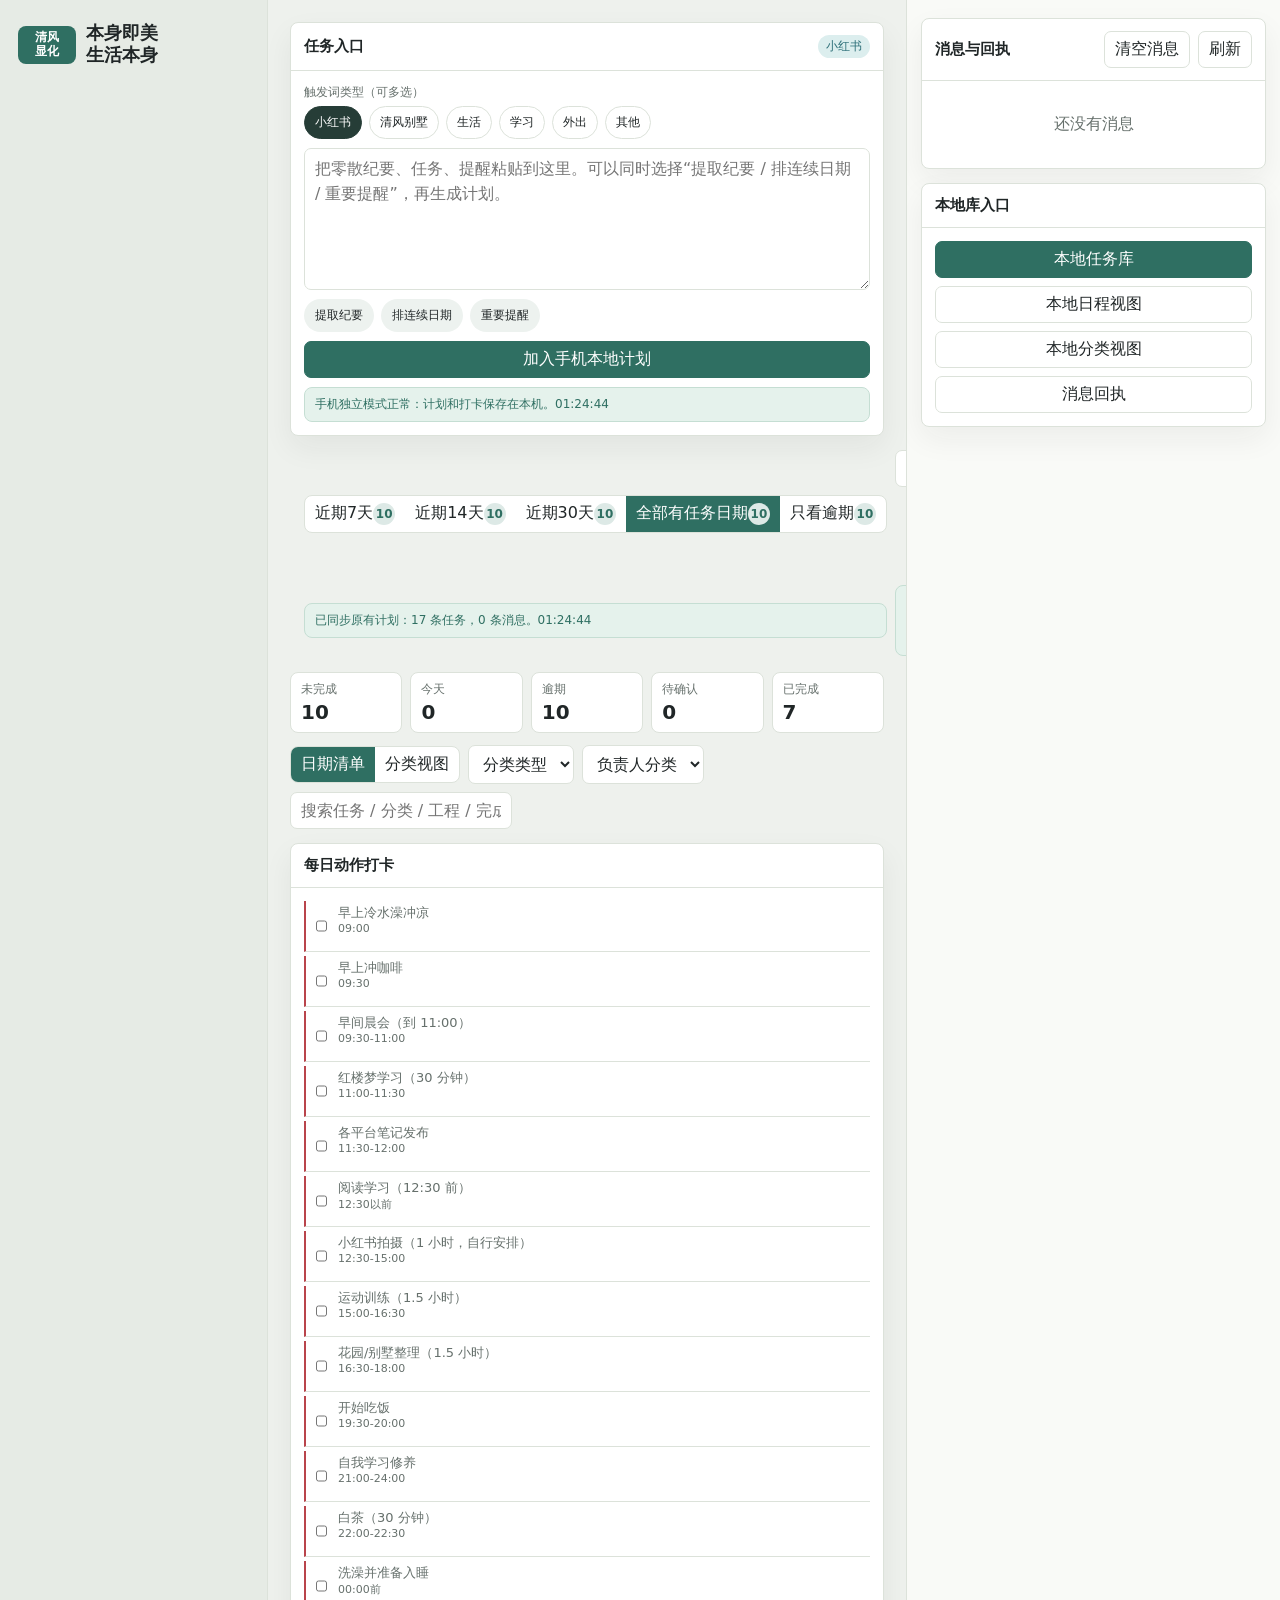
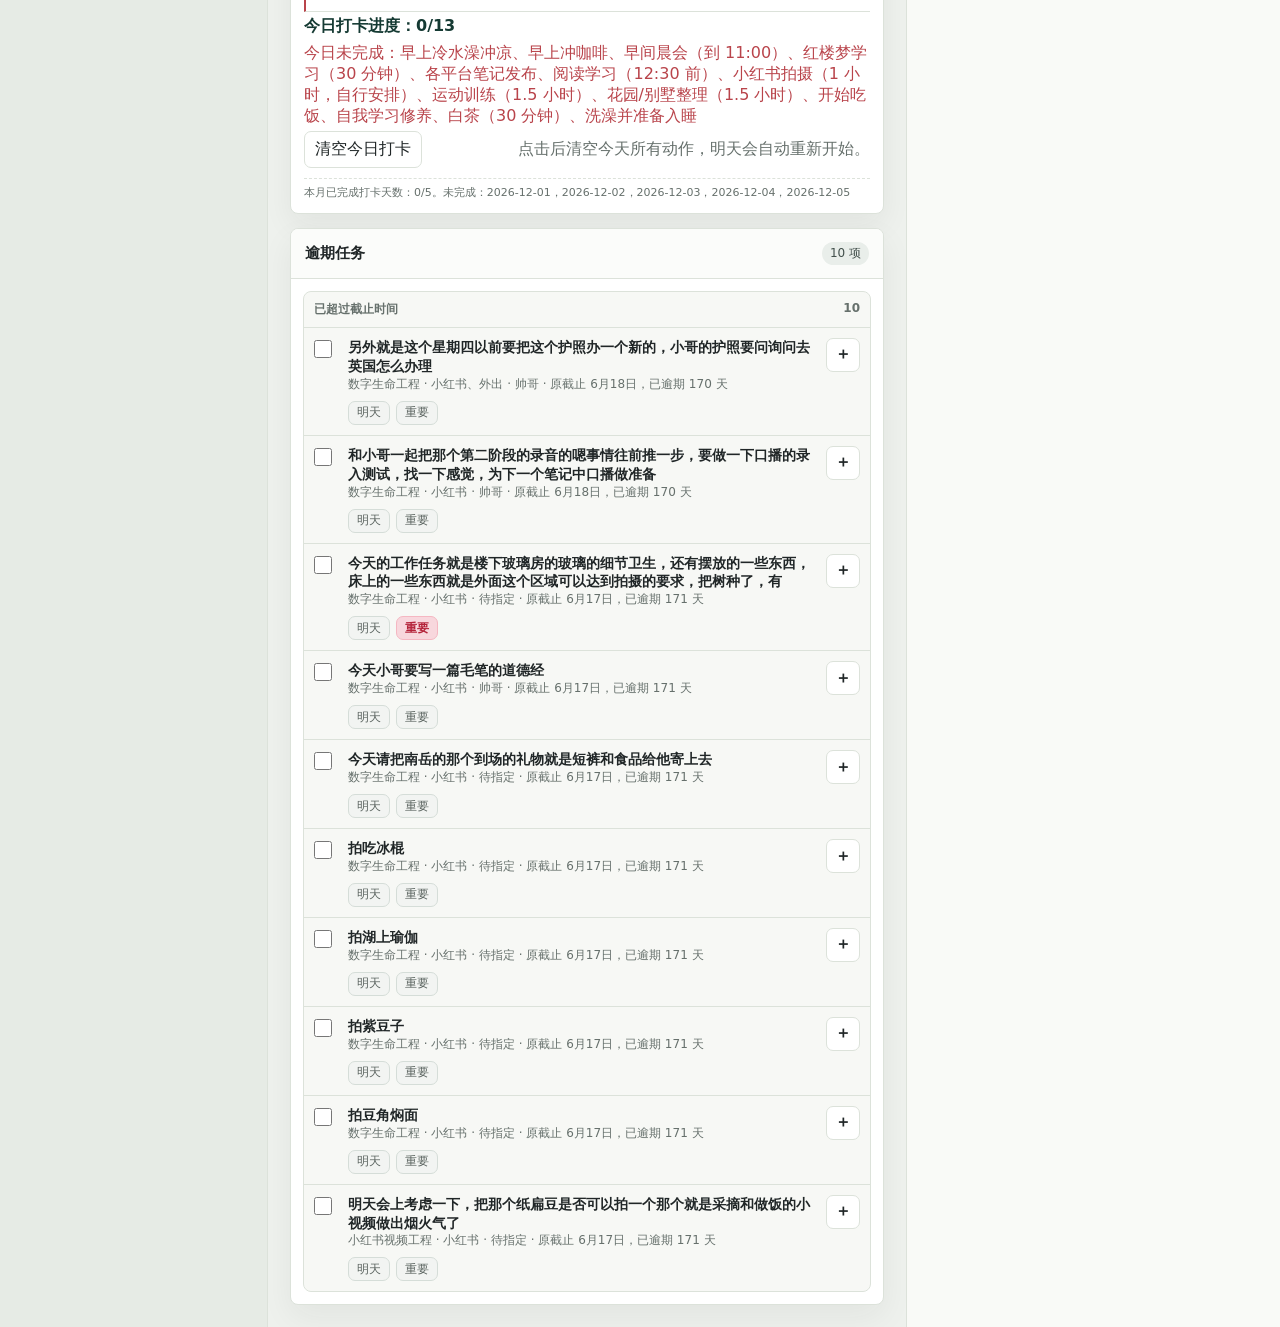
<file: work-life-mobile/index.html>
<!doctype html>
<html lang="zh-CN">
<head>
  <meta charset="utf-8" />
  <meta name="viewport" content="width=device-width, initial-scale=1, viewport-fit=cover" />
  <meta name="theme-color" content="#2f6f62" />
  <title>清风显化 · 本身即美 生活本身</title>
  <link rel="icon" href="./icon.svg" type="image/svg+xml" />
  <link rel="manifest" href="./manifest.webmanifest" />
  <script src="./cloud-config.js?v=20260630-sync36"></script>
  <style>
    :root {
      --bg: #eef1ed;
      --surface: #ffffff;
      --soft: #f7f8f5;
      --ink: #202627;
      --muted: #66706c;
      --line: #dce2da;
      --green: #2f6f62;
      --teal: #2d6f78;
      --red: #b9444b;
      --amber: #a8622a;
      --blue: #3f6797;
      --shadow: 0 20px 60px rgba(28, 36, 34, .10);
    }
    * { box-sizing: border-box; }
    body {
      margin: 0;
      min-height: 100vh;
      font-family: Inter, ui-sans-serif, system-ui, -apple-system, BlinkMacSystemFont, "Segoe UI", sans-serif;
      background: var(--bg);
      color: var(--ink);
      letter-spacing: 0;
    }
    button, input, textarea, select { font: inherit; color: inherit; }
    button {
      border: 1px solid var(--line);
      background: var(--surface);
      min-height: 34px;
      padding: 7px 10px;
      border-radius: 7px;
      cursor: pointer;
    }
    button:hover { border-color: #aebbb5; }
    button.primary { background: var(--green); border-color: var(--green); color: white; }
    button.ghost { background: transparent; }
    button.icon {
      width: 34px;
      padding: 0;
      display: grid;
      place-items: center;
      font-weight: 800;
    }
    button:active { transform: translateY(1px); }
    a.btn {
      display: inline-flex;
      align-items: center;
      justify-content: center;
      border: 1px solid var(--line);
      background: var(--surface);
      min-height: 34px;
      padding: 7px 10px;
      border-radius: 7px;
      color: inherit;
      text-decoration: none;
      font-size: 13px;
    }
    a.btn:hover { border-color: #aebbb5; }
    a.btn.primary { background: var(--green); border-color: var(--green); color: white; }
    input, textarea, select {
      border: 1px solid var(--line);
      border-radius: 7px;
      background: white;
      padding: 8px 10px;
      min-height: 36px;
    }
    textarea { resize: vertical; line-height: 1.55; width: 100%; }
    .desktop {
      display: grid;
      grid-template-columns: 268px minmax(0, 1fr) 374px;
      min-height: 100vh;
    }
    .rail {
      border-right: 1px solid var(--line);
      background: #e6ebe5;
      padding: 18px 14px;
      overflow: auto;
    }
    .brand {
      display: flex;
      gap: 10px;
      align-items: center;
      padding: 4px 4px 16px;
    }
    .mark {
      width: 58px;
      height: 38px;
      border-radius: 8px;
      display: grid;
      place-items: center;
      background: var(--green);
      color: white;
      font-weight: 900;
      font-size: 12px;
      line-height: 1.1;
      white-space: pre-line;
      text-align: center;
      padding: 4px 2px;
      box-sizing: border-box;
    }
    h1, h2, h3, p { margin-top: 0; }
    h1 { font-size: 18px; line-height: 1.2; margin-bottom: 2px; }
    h1 span { display: block; }
    h2 { font-size: 24px; margin-bottom: 7px; }
    h3 { font-size: 15px; margin-bottom: 0; }
    .muted { color: var(--muted); }
    .small { font-size: 12px; }
    .section-title {
      color: var(--muted);
      font-size: 12px;
      margin: 14px 7px 7px;
    }
    .project {
      display: grid;
      gap: 3px;
      width: 100%;
      text-align: left;
      border-color: transparent;
      background: transparent;
      padding: 10px;
      margin-bottom: 6px;
    }
    .project.active {
      background: white;
      border-color: var(--line);
      box-shadow: 0 10px 24px rgba(28, 36, 34, .06);
    }
    .project strong { font-size: 14px; }
    .count {
      display: inline-grid;
      place-items: center;
      min-width: 22px;
      height: 22px;
      border-radius: 999px;
      background: #dde9e6;
      color: var(--green);
      font-size: 12px;
      font-weight: 700;
    }
    .quick {
      display: inline-flex;
      gap: 0;
    }
    .quick button {
      display: flex;
      justify-content: space-between;
      align-items: center;
      background: white;
      border-radius: 0;
      border-top: 0;
      border-bottom: 0;
      text-align: left;
      gap: 7px;
    }
    .quick button.active {
      background: var(--green);
      color: white;
    }
    .main {
      padding: 22px;
      min-width: 0;
      overflow: auto;
    }
    .top {
      display: flex;
      justify-content: space-between;
      align-items: flex-start;
      gap: 14px;
      margin-bottom: 16px;
    }
    .statusbar {
      display: grid;
      grid-template-columns: repeat(5, minmax(110px, 1fr));
      gap: 8px;
      margin-bottom: 12px;
    }
    .metric {
      background: white;
      border: 1px solid var(--line);
      border-radius: 8px;
      padding: 8px 10px;
    }
    .metric span { display: block; color: var(--muted); font-size: 12px; }
    .metric strong { display: block; font-size: 20px; margin-top: 2px; }
    .toolbar {
      display: flex;
      flex-wrap: wrap;
      gap: 8px;
      align-items: center;
      margin-bottom: 14px;
    }
    .seg {
      display: inline-flex;
      border: 1px solid var(--line);
      border-radius: 8px;
      overflow: hidden;
      background: white;
    }
    .seg button {
      border: 0;
      border-radius: 0;
      background: transparent;
      white-space: nowrap;
    }
    .seg button.active { background: var(--green); color: white; }
    .timeline {
      display: grid;
      gap: 14px;
    }
    .bucket {
      background: white;
      border: 1px solid var(--line);
      border-radius: 8px;
      box-shadow: 0 12px 32px rgba(28, 36, 34, .06);
      overflow: hidden;
    }
    .bucket-head {
      display: flex;
      justify-content: space-between;
      align-items: center;
      gap: 10px;
      padding: 13px 14px;
      border-bottom: 1px solid var(--line);
      background: #fbfcfa;
    }
    .bucket-body {
      display: grid;
      grid-template-columns: repeat(auto-fit, minmax(250px, 1fr));
      gap: 10px;
      padding: 12px;
    }
    .group {
      border: 1px solid var(--line);
      border-radius: 8px;
      background: var(--soft);
      min-height: 88px;
    }
    .group-title {
      padding: 9px 10px;
      border-bottom: 1px solid var(--line);
      display: flex;
      justify-content: space-between;
      color: var(--muted);
      font-size: 12px;
      font-weight: 700;
    }
    .task {
      display: grid;
      grid-template-columns: 26px minmax(0, 1fr) auto;
      gap: 8px;
      padding: 10px;
      border-bottom: 1px solid var(--line);
      align-items: start;
    }
    .task:last-child { border-bottom: 0; }
    .task input[type="checkbox"] {
      width: 18px;
      height: 18px;
      min-height: auto;
      margin: 2px 0 0;
      accent-color: var(--green);
    }
    .task strong {
      display: block;
      line-height: 1.35;
      font-size: 14px;
    }
    .task-meta {
      display: flex;
      flex-wrap: wrap;
      gap: 5px;
      margin-top: 7px;
    }
    .task-actions {
      display: flex;
      flex-wrap: nowrap;
      gap: 6px;
      margin-top: 8px;
    }
    .task-action {
      min-height: 24px;
      padding: 2px 8px;
      font-size: 12px;
      background: #f2f4f2;
      color: #5a635f;
      border-color: #d5ddd8;
      transition: all 0.2s ease;
    }
    .task-action.is-important {
      background: #f8d7dd;
      color: #b4233a;
      border-color: #f5b7c2;
      font-weight: 700;
    }
    .pill {
      display: inline-flex;
      align-items: center;
      border-radius: 999px;
      padding: 3px 8px;
      font-size: 12px;
      white-space: nowrap;
      background: #e9eeea;
      color: #43504c;
    }
    .pill.red { background: #f6e1e4; color: var(--red); }
    .pill.amber { background: #faeadb; color: var(--amber); }
    .pill.green { background: #e0f0e7; color: var(--green); }
    .pill.neutral { background: #efefef; color: #5a635f; }
    .pill.blue { background: #e3edf8; color: var(--blue); }
    .pill.teal { background: #dceeee; color: var(--teal); }
    .panel {
      border-left: 1px solid var(--line);
      background: #f9faf7;
      padding: 18px 14px;
      overflow: auto;
    }
    .box {
      background: white;
      border: 1px solid var(--line);
      border-radius: 8px;
      box-shadow: 0 12px 30px rgba(28, 36, 34, .06);
      margin-bottom: 14px;
      overflow: hidden;
    }
    .box-head {
      padding: 12px 13px;
      border-bottom: 1px solid var(--line);
      display: flex;
      align-items: center;
      justify-content: space-between;
      gap: 10px;
    }
    .box-body { padding: 13px; }
    .composer {
      display: grid;
      gap: 9px;
    }
    .chips {
      display: flex;
      flex-wrap: wrap;
      gap: 7px;
    }
    .chip {
      border-radius: 999px;
      background: #edf2ef;
      border-color: transparent;
      min-height: 30px;
      font-size: 12px;
    }
    .chip.active {
      background: #1f6f5f;
      color: white;
      box-shadow: 0 4px 10px rgba(31, 111, 95, .18);
    }
    .category-picker {
      display: flex;
      flex-wrap: wrap;
      gap: 7px;
    }
    .category-choice {
      border-radius: 999px;
      min-height: 30px;
      font-size: 12px;
      background: white;
    }
    .category-choice.active {
      background: #263d37;
      color: white;
      border-color: #263d37;
    }
    .inbox {
      display: grid;
      gap: 9px;
      max-height: 280px;
      overflow: auto;
    }
    .message {
      border: 1px solid var(--line);
      background: var(--soft);
      border-radius: 8px;
      padding: 9px;
    }
    .message p {
      margin: 4px 0 0;
      line-height: 1.45;
      font-size: 13px;
    }
    .receipt {
      display: grid;
      gap: 8px;
    }
    .daily-checkin { display: grid; gap: 4px; }
    .daily-checkin-row {
      display: grid;
      grid-template-columns: 18px minmax(0, 1fr);
      gap: 8px;
      align-items: start;
      padding: 4px 0;
      border-bottom: 1px solid var(--line);
    }
    .daily-checkin-row:last-child { border-bottom: 0; }
    .daily-checkin-row.pending {
      border-left: 2px solid var(--red);
      padding-left: 6px;
    }
    .daily-checkin-today { color: #153a33; font-weight: 600; margin-bottom: 2px; }
    .daily-checkin-progress.missing { color: var(--red); }
    .daily-checkin-time { color: var(--muted); font-size: 11px; margin-top: 1px; }
    .daily-checkin-title { font-size: 13px; line-height: 1.3; }
    .daily-checkin-report { margin-top: 6px; padding-top: 6px; border-top: 1px dashed var(--line); font-size: 11px; line-height: 1.4; color: var(--muted); }
    .daily-checkin-actions { display: flex; justify-content: space-between; align-items: center; gap: 8px; }
    .daily-checkin-actions button { min-height: 28px; }
    .service-status {
      border: 1px solid var(--line);
      border-radius: 8px;
      padding: 8px 10px;
      background: #f4f7f4;
      color: var(--muted);
      font-size: 12px;
      line-height: 1.45;
    }
    .service-status.ok {
      background: #e5f2ec;
      color: var(--green);
      border-color: #c5ded3;
    }
    .service-status.warn {
      background: #fff4e8;
      color: var(--amber);
      border-color: #efd4b5;
    }
    .receipt-flow {
      display: grid;
      grid-template-columns: repeat(4, minmax(0, 1fr));
      gap: 5px;
      margin-top: 8px;
    }
    .receipt-step {
      border: 1px solid var(--line);
      border-radius: 999px;
      padding: 3px 6px;
      color: var(--muted);
      background: white;
      text-align: center;
      font-size: 11px;
      white-space: nowrap;
    }
    .receipt-step.on {
      background: #e5f2ec;
      border-color: #b9d9cc;
      color: var(--green);
      font-weight: 700;
    }
    .receipt-step.fail {
      background: #f7e4e5;
      border-color: #e7b9be;
      color: var(--red);
      font-weight: 700;
    }
    .empty {
      padding: 20px;
      text-align: center;
      color: var(--muted);
    }
    .drawer {
      position: fixed;
      inset: 0;
      background: rgba(24, 31, 30, .24);
      display: none;
      align-items: center;
      justify-content: center;
      padding: 18px;
      z-index: 10;
    }
    .drawer.open { display: flex; }
    .dialog {
      width: min(720px, 100%);
      max-height: 92vh;
      overflow: auto;
      background: white;
      border: 1px solid var(--line);
      border-radius: 10px;
      box-shadow: var(--shadow);
    }
    .form {
      display: grid;
      grid-template-columns: repeat(2, minmax(0, 1fr));
      gap: 10px;
    }
    .field { display: grid; gap: 5px; }
    .field.full { grid-column: 1 / -1; }
    label { color: var(--muted); font-size: 12px; }
    .hidden { display: none !important; }
    .topbar-actions {
      display: grid;
      grid-template-columns: auto auto;
      gap: 8px;
      align-items: center;
      justify-content: flex-end;
    }
    .quick-actions-row {
      display: inline-flex;
      gap: 0;
      justify-content: flex-end;
    }
    .status-refresh-wrap {
      display: inline-flex;
      gap: 8px;
      flex-wrap: wrap;
      justify-content: flex-end;
    }
    .status-refresh-wrap button {
      min-height: 34px;
      white-space: nowrap;
    }
    @media (max-width: 1180px) {
      .desktop { grid-template-columns: 230px minmax(0, 1fr); }
      .panel { grid-column: 1 / -1; border-left: 0; border-top: 1px solid var(--line); }
    }
    @media (max-width: 760px) {
      body { padding-bottom: env(safe-area-inset-bottom); }
      .desktop { grid-template-columns: 1fr; }
      .rail {
        border-right: 0;
        border-bottom: 1px solid var(--line);
        position: sticky;
        top: 0;
        z-index: 5;
        padding: 12px;
      }
      .main { padding: 12px; }
      .panel { padding: 12px; }
      .statusbar { grid-template-columns: repeat(3, minmax(0, 1fr)); }
      .top { flex-direction: column; }
      .topbar-actions,
      .status-refresh-wrap,
      .quick-actions-row {
        justify-content: stretch;
        width: 100%;
      }
      .topbar-actions {
        grid-template-columns: 1fr;
      }
      .quick-actions-row {
        width: 100%;
        overflow: auto;
      }
      .quick-actions-row::-webkit-scrollbar { display: none; }
      .toolbar {
        display: grid;
        grid-template-columns: minmax(0, 1fr) minmax(0, 1fr);
        gap: 8px;
      }
      #searchBox {
        grid-column: 1 / -1;
      }
      .seg button {
        min-height: 38px;
        padding: 0 10px;
      }
      .task { grid-template-columns: 26px minmax(0, 1fr) auto; }
      .receipt-flow { grid-template-columns: repeat(2, minmax(0, 1fr)); }
      .form { grid-template-columns: 1fr; }
      .inbox { max-height: 320px; }
      .box-head { gap: 6px; }
      .timeline { gap: 10px; }
    }
  </style>
</head>
<body>
  <div class="desktop">
    <aside class="rail">
      <div class="brand">
        <div class="mark">清风<br>显化</div>
        <div>
          <h1><span>本身即美</span><span>生活本身</span></h1>
        </div>
      </div>
    </aside>

    <main class="main">
      <div class="box">
        <div class="box-head">
          <h3>任务入口</h3>
          <span class="pill teal" id="activeProjectPill"></span>
        </div>
        <div class="box-body composer">
          <div class="field">
            <label>触发词类型（可多选）</label>
            <div class="category-picker" id="messageCategories"></div>
          </div>
          <textarea id="messageText" rows="5" placeholder="把零散纪要、任务、提醒粘贴到这里。可以同时选择“提取纪要 / 排连续日期 / 重要提醒”，再生成计划。"></textarea>
          <div class="chips">
            <button class="chip" data-mode="extract">提取纪要</button>
            <button class="chip" data-mode="continuous">排连续日期</button>
            <button class="chip" data-mode="important">重要提醒</button>
          </div>
          <button id="sendMessage" class="primary">加入手机本地计划</button>
          <div id="serviceStatus" class="service-status ok">手机独立模式：不连接电脑后台，计划保存在本机。</div>
        </div>
      </div>

      <div class="top">
        <div>
          <h2 id="projectTitle" class="hidden"></h2>
          <p id="projectDesc" class="muted hidden"></p>
        </div>
        <div class="topbar-actions">
          <div class="quick-actions-row">
          <div class="seg" id="quickActions"></div>
          </div>
          <div class="status-refresh-wrap">
            <button id="hardRefreshBtn" onclick="refreshAllState()">刷新最新状态</button>
            <button id="clearInboxTop" onclick="clearAndSyncInbox()">清空消息</button>
            <button id="exportBtn">导出</button>
          </div>
          <div id="syncStatus" class="service-status ok">手机独立模式：刷新只读取本机数据。</div>
          <div id="syncProbeStatus" class="service-status ok">同步检测：已关闭电脑后台依赖。</div>
        </div>
      </div>
      <div class="statusbar" id="metrics"></div>
        <div class="toolbar">
          <div class="seg" id="displayMode"></div>
          <select id="typeFilter" aria-label="分类类型"></select>
          <select id="ownerFilter" aria-label="负责人分类"></select>
          <input id="searchBox" placeholder="搜索任务 / 分类 / 工程 / 完成标准" />
        </div>
      <div class="box">
        <div class="box-head"><h3>每日动作打卡</h3></div>
        <div class="box-body daily-checkin" id="dailyCheckinBox"></div>
      </div>
      <section class="timeline" id="timeline"></section>
    </main>

    <aside class="panel">
      <div class="box">
        <div class="box-head">
          <h3>消息与回执</h3>
          <div style="display:flex;gap:8px;">
            <button id="clearInbox" class="ghost" onclick="clearAndSyncInbox()">清空消息</button>
          <button id="refreshReceipts" class="ghost">刷新</button>
          </div>
        </div>
        <div class="box-body inbox" id="inbox"></div>
      </div>

      <div class="box">
        <div class="box-head"><h3>本地库入口</h3></div>
        <div class="box-body receipt">
          <button id="localTaskLibrary" class="primary">本地任务库</button>
          <button id="localScheduleView">本地日程视图</button>
          <button id="localCategoryView">本地分类视图</button>
          <button id="localReceiptView">消息回执</button>
        </div>
      </div>

    </aside>
  </div>

  <script>
    if (typeof structuredClone !== "function") {
      window.structuredClone = value => JSON.parse(JSON.stringify(value));
    }
    const STANDALONE_MOBILE_MODE = true;
    const today = new Date();
    today.setHours(9, 0, 0, 0);
    const iso = d => {
      const year = d.getFullYear();
      const month = String(d.getMonth() + 1).padStart(2, "0");
      const day = String(d.getDate()).padStart(2, "0");
      return `${year}-${month}-${day}`;
    };
    const add = n => { const d = new Date(today); d.setDate(d.getDate() + n); return iso(d); };
    const schema = {
      statuses: ["待确认", "待办", "进行中", "等待反馈", "已完成", "已取消", "已延期"],
      priorities: ["P0紧急", "P1重要", "P2普通", "P3低"],
      types: ["策划", "文案", "拍摄", "剪辑", "发布", "复盘", "开发", "设计", "沟通", "运营", "其他"],
      timeTypes: ["今天", "明天", "后天", "3天后", "4天后", "5天后", "以后", "逾期"],
      ranges: [
        ["7", "近期7天"],
        ["14", "近期14天"],
        ["30", "近期30天"],
        ["all", "全部有任务日期"],
        ["late", "只看逾期"]
      ]
    };
    const DAILY_CHECKIN_PLAN = [
      { id: "coldShower", time: "09:00", title: "早上冷水澡冲凉" },
      { id: "brewCoffee", time: "09:30", title: "早上冲咖啡" },
      { id: "morningStandup", time: "09:30-11:00", title: "早间晨会（到 11:00）" },
      { id: "hongloumeng", time: "11:00-11:30", title: "红楼梦学习（30 分钟）" },
      { id: "publishNotes", time: "11:30-12:00", title: "各平台笔记发布" },
      { id: "reading", time: "12:30以前", title: "阅读学习（12:30 前）" },
      { id: "shoot", time: "12:30-15:00", title: "小红书拍摄（1 小时，自行安排）" },
      { id: "gym", time: "15:00-16:30", title: "运动训练（1.5 小时）" },
      { id: "villa", time: "16:30-18:00", title: "花园/别墅整理（1.5 小时）" },
      { id: "dinner", time: "19:30-20:00", title: "开始吃饭" },
      { id: "selfStudy", time: "21:00-24:00", title: "自我学习修养" },
      { id: "whiteTea", time: "22:00-22:30", title: "白茶（30 分钟）" },
      { id: "bathSleep", time: "00:00前", title: "洗澡并准备入睡" }
    ];
    const DAILY_CHECKIN_IDS = DAILY_CHECKIN_PLAN.map(item => item.id);
    const seed = {
      categories: [
        { id: "xiaohongshu", name: "小红书", desc: "触发词类型：小红书。选题、脚本、拍摄、剪辑、发布、复盘。", tone: "内容" },
        { id: "qingfeng", name: "清风别墅", desc: "触发词类型：清风别墅。场地、素材、别墅相关安排。", tone: "清风" },
        { id: "life", name: "生活", desc: "触发词类型：生活。家务、日常、生活安排。", tone: "生活" },
        { id: "study", name: "学习", desc: "触发词类型：学习。课程、读书、研究、笔记。", tone: "学习" },
        { id: "outside", name: "外出", desc: "触发词类型：外出。出门、行程、路上安排。", tone: "外出" },
        { id: "other", name: "其他", desc: "触发词类型：其他。暂时无法归入前五类的事务。", tone: "其他" }
      ],
      projects: [
        { id: "p1", name: "数字生命工程", desc: "脚本、结构、输出、同步与复盘。", type: "数字生命" },
        { id: "p2", name: "小红书视频工程", desc: "选题、脚本、素材、剪辑、发布、数据复盘。", type: "内容制作" },
        { id: "p3", name: "清风别墅工程", desc: "场地、外出生活、内容素材与执行安排。", type: "运营" }
      ],
      people: [
        { id: "u1", name: "帅哥" },
        { id: "u2", name: "鸽伟" },
        { id: "u3", name: "经纬" },
        { id: "u0", name: "待指定" }
      ],
      messages: [],
      tasks: [],
      notes: [],
      assets: [],
      pushes: [],
      dailyCheckin: {
        lastDate: "",
        records: {},
        history: {},
        lastArchiveDate: "",
        analysis: {
          updatedAt: 0,
          monthly: []
        }
      },
      inboxAutoFillEnabled: true
    };
    const storageKey = "workCockpitState";
    const taskCompletionLocksKey = "workCockpitTaskCompletionLocks";
    const inboxAutoFillDisableKey = "workCockpitInboxAutoFillDisabled";
    const inboxHardClearKey = "workCockpitInboxHardClearTs";
    const inboxResetVersionKey = "workCockpitInboxResetVersion";
    const inboxResetVersion = "20260616-0918";
    let data = normalize(load());
    let selectedCategories = ["xiaohongshu"];
    let activeRange = "all";
    let viewMode = "date";
    const recallApi = location.origin.replace(/\/$/, "");
    const stateApi = `${recallApi}/api/state`;
    const stateHostCacheKey = "workCockpitStateHost";
    const stateFallbackKey = "workCockpitStateFallback";
    const cloudSyncUrlKey = "workLifeCloudSyncUrl";
    const cloudClientIdKey = "workLifeCloudClientId";
    const telegraphSyncPathKey = "workLifeTelegraphPath";
    const telegraphSyncTokenKey = "workLifeTelegraphToken";
    const telegraphClientIdKey = "workLifeTelegraphClientId";
    const telegraphApiBase = "https://api.telegra.ph";
    const bundledOriginalStateUrl = "./original-work-cockpit-state.json";
    const bundledOriginalStateVersion = "20260617-072430";
    const bundledOriginalStateImportKey = "workCockpitBundledOriginalImportVersion";
    const stateHostCandidates = (() => {
      const ports = [];
      for (let port = 8790; port <= 8799; port++) ports.push(port);
      for (let port = 8800; port <= 8801; port++) ports.push(port);
      const baseHosts = ports.flatMap(port => [`http://127.0.0.1:${port}`, `http://localhost:${port}`]);
      const priorityHosts = ["http://192.168.0.100:8798", "http://127.0.0.1:8798", "http://localhost:8798", "http://127.0.0.1:8801", "http://localhost:8801"];
      return [...new Set([`${location.origin}`, ...baseHosts, ...priorityHosts].filter(Boolean))].map(x => String(x).replace(/\/$/, ""));
    })();
    const stateProbeState = {
      lastHost: "",
      lastPath: "",
      lastError: "",
      lastFailureAt: ""
    };
    const stateHostProbeTimeoutMs = 2200;
    let stateApiBase = stateApi.replace(/\/api\/state$/, "");
    function isHttpBase(url) {
      return /^https?:\/\//i.test(url || "");
    }
    function buildStateHostCandidates() {
      const query = new URLSearchParams(location.search);
      const localIp = (query.get("localIp") || "").trim();
      const extra = [];
      if (localIp) {
        [8798, 8799, 8800, 8801].forEach(port => extra.push(`http://${localIp}:${port}`));
      }
      return [...new Set([...extra, ...stateHostCandidates])];
    }
    function markStateHostProbeFailure(base, path, errorText) {
      stateProbeState.lastHost = base || "";
      stateProbeState.lastPath = path || "";
      stateProbeState.lastError = errorText || "";
      stateProbeState.lastFailureAt = new Date().toLocaleTimeString("zh-CN", { hour12: false });
    }
    function formatStateHostFailureTip() {
      if (!stateProbeState.lastError) return "";
      const when = stateProbeState.lastFailureAt ? `（${stateProbeState.lastFailureAt}）` : "";
      const host = stateProbeState.lastHost ? stateProbeState.lastHost : "候选主机";
      const path = stateProbeState.lastPath ? stateProbeState.lastPath : "";
      return `${when}${host}${path} ${stateProbeState.lastError}`;
    }
    function readLocalStateFallback() {
      const raw = localStorage.getItem(stateFallbackKey);
      if (!raw) return null;
      try {
        const payload = JSON.parse(raw);
        if (payload && typeof payload.state === "object") return payload.state;
        if (typeof payload === "object") return payload;
      } catch {
        return null;
      }
      return null;
    }
    function writeLocalStateFallback() {
      const payload = { state: data, updated: Date.now() };
      localStorage.setItem(stateFallbackKey, JSON.stringify(payload));
    }
    async function probeStateBase(base) {
      const checks = ["/api/health", "/api/state"];
      for (const checkPath of checks) {
        const controller = new AbortController();
        const timer = setTimeout(() => controller.abort(), stateHostProbeTimeoutMs);
        try {
          const res = await fetch(`${base}${checkPath}?t=${Date.now()}`, {
            cache: "no-store",
            signal: controller.signal
          });
          clearTimeout(timer);
          if (!res.ok) {
            markStateHostProbeFailure(base, checkPath, `HTTP ${res.status}`);
            continue;
          }
          const body = await res.json().catch(() => ({}));
          if (body?.ok === false) {
            markStateHostProbeFailure(base, checkPath, "服务返回 ok:false");
            continue;
          }
          stateProbeState.lastError = "";
          stateProbeState.lastHost = "";
          stateProbeState.lastPath = "";
          stateProbeState.lastFailureAt = "";
          return true;
        } catch (err) {
          clearTimeout(timer);
          const reason = controller.signal.aborted ? "请求超时" : (err?.message || "网络请求失败");
          markStateHostProbeFailure(base, checkPath, reason);
          continue;
        }
      }
      return false;
    }
    async function resolveStateApiBase() {
      if (location.protocol !== "file:") return stateApiBase;
      const overrideHost = new URLSearchParams(location.search).get("stateHost");
      const normalizedOverride = typeof overrideHost === "string" ? overrideHost.trim().replace(/\/$/, "") : "";
      if (isHttpBase(normalizedOverride)) {
        if (await probeStateBase(normalizedOverride)) {
          stateApiBase = normalizedOverride;
          localStorage.setItem(stateHostCacheKey, normalizedOverride);
          return normalizedOverride;
        }
        try { localStorage.removeItem(stateHostCacheKey); } catch {}
      }
      if (isHttpBase(stateApiBase)) {
        const ok = await probeStateBase(stateApiBase);
        if (ok) return stateApiBase;
        try { localStorage.removeItem(stateHostCacheKey); } catch {}
        stateApiBase = stateApi.replace(/\/api\/state$/, "");
      }
      const cachedHost = localStorage.getItem(stateHostCacheKey) || "";
      if (isHttpBase(cachedHost)) {
        if (await probeStateBase(cachedHost)) {
          stateApiBase = cachedHost;
          return cachedHost;
        }
        try { localStorage.removeItem(stateHostCacheKey); } catch {}
      }
      for (const candidate of buildStateHostCandidates()) {
        if (!candidate || !candidate.startsWith("http")) continue;
        if (await probeStateBase(candidate)) {
          stateApiBase = candidate;
          localStorage.setItem(stateHostCacheKey, candidate);
          return candidate;
        }
      }
      return null;
    }
    const statePulseKey = "workCockpitStatePulse";
    const stateSyncChannel = typeof BroadcastChannel === "function" ? new BroadcastChannel("workCockpitStateSync") : null;
    const pollingEntries = new Set();
    const $ = id => document.getElementById(id);
    let cloudSyncLastAt = 0;
    let cloudConfirmHoldUntil = 0;

    function load() {
      try { return JSON.parse(localStorage.getItem(storageKey)) || structuredClone(seed); }
      catch { return structuredClone(seed); }
    }
    let stateSyncPromise = Promise.resolve();
    let stateSyncPushTimer = null;
    let cloudRepairTimers = [];
    let stateSyncPending = false;

    function queueStateSync() {
      if (STANDALONE_MOBILE_MODE && !isCloudSyncEnabled()) return;
      stateSyncPending = true;
      if (stateSyncPushTimer) clearTimeout(stateSyncPushTimer);
      stateSyncPushTimer = setTimeout(() => {
        stateSyncPushTimer = null;
        stateSyncPending = false;
        stateSyncPromise = syncStateToServer().catch(() => false);
      }, 700);
    }

    async function flushPendingStateSync() {
      if (STANDALONE_MOBILE_MODE && !isCloudSyncEnabled()) return true;
      if (!stateSyncPending) return true;
      if (stateSyncPushTimer) {
        clearTimeout(stateSyncPushTimer);
        stateSyncPushTimer = null;
      }
      stateSyncPending = false;
      const synced = await (stateSyncPromise = syncStateToServer().catch(() => false));
      return synced !== false;
    }

    function queueCloudRepairSweep() {
      if (!STANDALONE_MOBILE_MODE || !isCloudSyncEnabled()) return;
      cloudRepairTimers.forEach(timer => clearTimeout(timer));
      cloudRepairTimers = [];
      [1800, 5200, 11000].forEach(delay => {
        const jitter = Math.floor(Math.random() * 900);
        const timer = setTimeout(async () => {
          cloudRepairTimers = cloudRepairTimers.filter(item => item !== timer);
          await syncStateToCloud().catch(() => false);
        }, delay + jitter);
        cloudRepairTimers.push(timer);
      });
    }

    async function confirmCloudWriteNow() {
      if (!STANDALONE_MOBILE_MODE || !isCloudSyncEnabled()) return true;
      ["syncStatus", "syncProbeStatus"].forEach(id => {
        const el = $(id);
        if (!el) return;
        el.className = "service-status warn";
        el.textContent = `正在确认写入云端… ${nowClock()}`;
      });
      const ok = stateSyncPending
        ? await flushPendingStateSync()
        : await syncStateToServer().catch(() => false);
      if (ok) {
        cloudConfirmHoldUntil = Date.now() + 90000;
        updateCloudSyncStatus("已确认写入云端");
        return true;
      }
      ["syncStatus", "syncProbeStatus"].forEach(id => {
        const el = $(id);
        if (!el) return;
        el.className = "service-status warn";
        el.textContent = `云端确认暂未完成，本机已保存，稍后会继续复核。${nowClock()}`;
      });
      return false;
    }

    function markMessageCloudConfirmed(messageId) {
      const message = data.messages.find(item => item && item.id === messageId);
      if (!message || String(message.receipt || "").includes("云端已确认")) return;
      message.receipt = `${message.receipt} 云端已确认：${nowClock()}`;
      localStorage.setItem(storageKey, JSON.stringify(data));
      writeLocalStateFallback();
      emitStateSyncPulse();
      queueStateSync();
      queueCloudRepairSweep();
      renderInbox();
    }

    function getCloudClientId() {
      let id = localStorage.getItem(cloudClientIdKey);
      if (id) return id;
      id = `phone-${Date.now()}-${Math.random().toString(36).slice(2, 8)}`;
      localStorage.setItem(cloudClientIdKey, id);
      return id;
    }

    function getTelegraphClientId() {
      let id = localStorage.getItem(telegraphClientIdKey);
      if (id) return id;
      id = `phone-${Date.now()}-${Math.random().toString(36).slice(2, 8)}`;
      localStorage.setItem(telegraphClientIdKey, id);
      return id;
    }

    function configuredTelegraphSync() {
      const query = new URLSearchParams(location.search || "");
      const hashText = location.hash && location.hash.startsWith("#") ? location.hash.slice(1) : "";
      const hash = new URLSearchParams(hashText);
      const path = String(query.get("telegraphPath") || hash.get("telegraphPath") || localStorage.getItem(telegraphSyncPathKey) || "").trim();
      const token = String(hash.get("telegraphToken") || query.get("telegraphToken") || localStorage.getItem(telegraphSyncTokenKey) || "").trim();
      if (path) localStorage.setItem(telegraphSyncPathKey, path);
      if (token) localStorage.setItem(telegraphSyncTokenKey, token);
      if (hash.get("telegraphToken")) {
        hash.delete("telegraphToken");
        const nextHash = hash.toString();
        history.replaceState(null, "", `${location.pathname}${location.search}${nextHash ? `#${nextHash}` : ""}`);
      }
      return { path, token };
    }

    function isTelegraphSyncEnabled() {
      const config = configuredTelegraphSync();
      return Boolean(config.path && config.token);
    }

    function configuredCloudSyncUrl() {
      const queryUrl = new URLSearchParams(location.search).get("cloud");
      if (queryUrl && /^https?:\/\//i.test(queryUrl.trim())) {
        localStorage.setItem(cloudSyncUrlKey, queryUrl.trim());
      }
      const configUrl = String(window.WORK_LIFE_CLOUD_SYNC_URL || "").trim();
      const storedUrl = String(localStorage.getItem(cloudSyncUrlKey) || "").trim();
      return (configUrl || storedUrl).replace(/\/$/, "");
    }

    function isCloudSyncEnabled() {
      return isTelegraphSyncEnabled() || /^https?:\/\//i.test(configuredCloudSyncUrl());
    }

    function cloudUrl(action) {
      const endpoint = configuredCloudSyncUrl();
      if (!endpoint) return "";
      const url = new URL(endpoint);
      url.searchParams.set("action", action);
      url.searchParams.set("client", getCloudClientId());
      url.searchParams.set("t", String(Date.now()));
      return url.toString();
    }

    function taskMergeKey(task) {
      return String(task?.id || `${task?.name || ""}||${task?.due || ""}`);
    }

    function sharedMessageKey(message) {
      return String(message?.id || message?.entryId || message?.text || "");
    }

    function sharedMessageEpoch(message) {
      const raw = `${message?.entryId || ""} ${message?.id || ""}`;
      const match = raw.match(/\d{13}/);
      if (match) {
        const value = Number(match[0]);
        if (value > 1500000000000 && value < 2200000000000) return value;
      }
      const time = String(message?.time || "").trim();
      if (!time) return 0;
      const parsed = Date.parse(time.includes(" ") ? time.replace(" ", "T") : time);
      return Number.isFinite(parsed) ? parsed : 0;
    }

    function mergeSharedTask(remoteTask, localTask, prefer = "local") {
      const next = prefer === "remote"
        ? { ...(localTask || {}), ...(remoteTask || {}) }
        : { ...(remoteTask || {}), ...(localTask || {}) };
      if (remoteTask?.status === "已完成" || localTask?.status === "已完成") {
        next.status = "已完成";
        next.completedAt = localTask?.completedAt || remoteTask?.completedAt || iso(today);
      } else if (remoteTask?.status === "已取消" || localTask?.status === "已取消") {
        next.status = "已取消";
      }
      return next;
    }

    function taskMergeKeys(task) {
      const keys = [];
      const id = String(task?.id || "").trim();
      const name = String(task?.name || "").trim();
      const due = String(task?.due || "").trim();
      if (id) keys.push(`id:${id}`);
      if (name && due) keys.push(`task:${name}||${due}`);
      if (!keys.length) keys.push(`anon:${Math.random().toString(36).slice(2)}`);
      return keys;
    }

    function mergeSharedState(remoteState, localState, options = {}) {
      const prefer = options.prefer === "remote" ? "remote" : "local";
      const remote = normalize(remoteState || {});
      const local = normalize(localState || {});
      const taskMap = new Map();
      const taskIndex = new Map();
      function registerTask(task, value) {
        const keys = taskMergeKeys(task);
        const existingKey = keys.find(key => taskIndex.has(key));
        const key = existingKey ? taskIndex.get(existingKey) : keys[0];
        taskMap.set(key, value);
        keys.forEach(item => taskIndex.set(item, key));
      }
      remote.tasks.forEach(task => registerTask(task, task));
      local.tasks.forEach(task => {
        const keys = taskMergeKeys(task);
        const existingKey = keys.find(key => taskIndex.has(key));
        const key = existingKey ? taskIndex.get(existingKey) : keys[0];
        const existing = taskMap.get(key);
        registerTask(task, existing ? mergeSharedTask(existing, task, prefer) : task);
      });
      remote.tasks = [...taskMap.values()].sort((a, b) => {
        return String(a.due || "").localeCompare(String(b.due || "")) || String(a.name || "").localeCompare(String(b.name || ""));
      });

      const messageMap = new Map();
      const remoteClear = Number(remote.inboxAutoClearEpoch || 0);
      const localClear = Number(local.inboxAutoClearEpoch || 0);
      const localMessages = remoteClear > localClear
        ? local.messages.filter(message => sharedMessageEpoch(message) > remoteClear)
        : local.messages;
      remote.messages.forEach(msg => messageMap.set(sharedMessageKey(msg), msg));
      localMessages.forEach(msg => {
        const key = sharedMessageKey(msg);
        const existing = messageMap.get(key) || {};
        messageMap.set(key, prefer === "remote" ? { ...msg, ...existing } : { ...existing, ...msg });
      });
      remote.messages = [...messageMap.values()].sort((a, b) => String(b.time || "").localeCompare(String(a.time || "")));
      remote.inboxAutoClearEpoch = Math.max(remoteClear, localClear);
      remote.inboxAutoFillEnabled = true;

      remote.dailyCheckin = normalizeDailyCheckin({
        ...(remote.dailyCheckin || {}),
        ...(local.dailyCheckin || {}),
        records: {
          ...(remote.dailyCheckin?.records || {}),
          ...(local.dailyCheckin?.records || {})
        },
        history: {
          ...(remote.dailyCheckin?.history || {}),
          ...(local.dailyCheckin?.history || {})
        }
      });
      return remote;
    }

    function telegraphNodeText(node) {
      if (typeof node === "string") return node;
      if (!node || typeof node !== "object") return "";
      if (Array.isArray(node.children)) return node.children.map(telegraphNodeText).join("");
      return "";
    }

    function telegraphContentText(content) {
      if (!Array.isArray(content)) return "";
      return content.map(telegraphNodeText).join("\n").trim();
    }

    async function fetchTelegraphState() {
      const config = configuredTelegraphSync();
      if (!config.path) return null;
      const res = await fetch(`${telegraphApiBase}/getPage/${encodeURIComponent(config.path)}?return_content=true&t=${Date.now()}`, { cache: "no-store" });
      if (!res.ok) throw new Error(`Telegraph 读取失败：HTTP ${res.status}`);
      const body = await res.json().catch(() => null);
      if (body?.ok === false) throw new Error(body.error || "Telegraph 返回失败");
      const text = telegraphContentText(body?.result?.content);
      if (!text) return null;
      const payload = JSON.parse(text);
      const state = payload?.state && typeof payload.state === "object" ? payload.state : null;
      return state ? { state, updatedAt: payload.updatedAt || "" } : null;
    }

    async function postTelegraphState(state) {
      const config = configuredTelegraphSync();
      if (!config.path || !config.token) return null;
      const payload = {
        ok: true,
        updatedAt: new Date().toISOString(),
        clientId: getTelegraphClientId(),
        state: { ...(state || {}), inboxAutoFillEnabled: true }
      };
      const params = new URLSearchParams();
      params.set("access_token", config.token);
      params.set("title", "work-life-mobile-shared-state");
      params.set("author_name", "Work Life Mobile");
      params.set("content", JSON.stringify([{ tag: "pre", children: [JSON.stringify(payload)] }]));
      params.set("return_content", "false");
      const res = await fetch(`${telegraphApiBase}/editPage/${encodeURIComponent(config.path)}`, {
        method: "POST",
        cache: "no-store",
        body: params
      });
      if (!res.ok) throw new Error(`Telegraph 写入失败：HTTP ${res.status}`);
      const body = await res.json().catch(() => null);
      if (body?.ok === false) throw new Error(body.error || "Telegraph 保存失败");
      return payload;
    }

    async function fetchCloudState() {
      if (!isCloudSyncEnabled()) return null;
      if (isTelegraphSyncEnabled()) return fetchTelegraphState();
      const res = await fetch(cloudUrl("get"), { cache: "no-store", redirect: "follow" });
      if (!res.ok) throw new Error(`云端读取失败：HTTP ${res.status}`);
      const body = await res.json().catch(() => null);
      if (body?.ok === false) throw new Error(body.error || "云端返回失败");
      const state = body?.state && typeof body.state === "object" ? body.state : null;
      return state ? { state, updatedAt: body.updatedAt || "" } : null;
    }

    async function postCloudState(state) {
      if (!isCloudSyncEnabled()) return null;
      if (isTelegraphSyncEnabled()) return postTelegraphState(state);
      const payload = {
        action: "save",
        clientId: getCloudClientId(),
        updatedAt: new Date().toISOString(),
        state
      };
      const res = await fetch(configuredCloudSyncUrl(), {
        method: "POST",
        cache: "no-store",
        redirect: "follow",
        headers: { "Content-Type": "text/plain;charset=utf-8" },
        body: JSON.stringify(payload)
      });
      if (!res.ok) throw new Error(`云端写入失败：HTTP ${res.status}`);
      const body = await res.json().catch(() => null);
      if (body?.ok === false) throw new Error(body.error || "云端保存失败");
      return body;
    }

    async function syncStateToCloud() {
      const remote = await fetchCloudState().catch(() => null);
      if (remote?.state) data = mergeSharedState(remote.state, data);
      const saved = await postCloudState(data);
      if (saved?.state) data = mergeSharedState(saved.state, data);
      cloudSyncLastAt = Date.now();
      localStorage.setItem(storageKey, JSON.stringify(data));
      writeLocalStateFallback();
      emitStateSyncPulse();
      if ($("syncStatus")) {
        $("syncStatus").className = "service-status ok";
        updateCloudSyncStatus("已同步到云端");
      }
      return true;
    }

    function updateCloudSyncStatus(prefix = "云同步已连接") {
      const displayPrefix = Date.now() < cloudConfirmHoldUntil && !/失败|暂未|正在|清空|原有计划/.test(prefix)
        ? "已确认写入云端"
        : prefix;
      const text = `${displayPrefix}：${data.tasks.length} 项，${data.messages.length} 条消息。${nowClock()}`;
      ["syncStatus", "syncProbeStatus"].forEach(id => {
        const el = $(id);
        if (!el) return;
        el.className = "service-status ok";
        el.textContent = text;
      });
    }

    async function refreshStateFromCloud() {
      const remote = await fetchCloudState();
      if (!remote?.state) return false;
      data = mergeSharedState(remote.state, data, { prefer: "remote" });
      cloudSyncLastAt = Date.now();
      localStorage.setItem(storageKey, JSON.stringify(data));
      writeLocalStateFallback();
      emitStateSyncPulse();
      updateCloudSyncStatus("云同步已读取");
      return true;
    }

    function todayDate() {
      return iso(new Date());
    }

    function isDateText(value) {
      return typeof value === "string" && /^\d{4}-\d{2}-\d{2}$/.test(value);
    }
    const DAILY_CHECKIN_HISTORY_MONTHS = 6;
    const DAILY_CHECKIN_HISTORY_DAYS = 365;

    function normalizeDailyCheckin(raw) {
      const records = {};
      if (raw && typeof raw.records === "object") {
        Object.entries(raw.records).forEach(([date, row]) => {
          if (!isDateText(date) || !row || typeof row !== "object") return;
          records[date] = { ...row };
        });
      }
      const history = {};
      if (raw && typeof raw.history === "object") {
        Object.entries(raw.history).forEach(([date, row]) => {
          if (!isDateText(date) || !row || typeof row !== "object") return;
          const doneCount = Number(row.doneCount);
          const totalCount = Number(row.totalCount);
          const completionRate = Number(row.completionRate);
          if (!Number.isFinite(doneCount) || !Number.isFinite(totalCount) || !Number.isFinite(completionRate)) return;
          history[date] = {
            date,
            doneCount,
            totalCount,
            completionRate: Math.max(0, Math.min(100, completionRate)),
            isFull: !!row.isFull,
            missingIds: Array.isArray(row.missingIds) ? [...row.missingIds] : []
          };
        });
      }
      const analysis = raw && typeof raw.analysis === "object" ? raw.analysis : {};
      const monthly = Array.isArray(analysis.monthly) ? analysis.monthly : [];
      return {
        lastDate: isDateText(raw?.lastDate) ? raw.lastDate : "",
        records,
        history,
        lastArchiveDate: isDateText(raw?.lastArchiveDate) ? raw.lastArchiveDate : "",
        analysis: {
          updatedAt: Number(analysis.updatedAt) || 0,
          monthly
        }
      };
    }

    function pruneDailyCheckinHistory(history) {
      const dates = Object.keys(history).sort();
      if (dates.length <= DAILY_CHECKIN_HISTORY_DAYS) return;
      dates.slice(0, dates.length - DAILY_CHECKIN_HISTORY_DAYS).forEach(date => { delete history[date]; });
    }

    function pruneDailyCheckinRecords(records) {
      const dates = Object.keys(records).sort();
      if (dates.length <= 50) return;
      dates.slice(0, dates.length - 50).forEach(date => { delete records[date]; });
    }

    function buildDailyCheckinSnapshot(date, row = {}) {
      const doneCount = DAILY_CHECKIN_IDS.filter(id => !!row[id]).length;
      const totalCount = DAILY_CHECKIN_IDS.length || 1;
      const missingIds = DAILY_CHECKIN_IDS.filter(id => !row[id]).map(id => DAILY_CHECKIN_PLAN.find(x => x.id === id)?.title || id);
      return {
        date,
        doneCount,
        totalCount,
        completionRate: Math.round((doneCount / totalCount) * 100),
        isFull: doneCount >= totalCount,
        missingIds
      };
    }

    function collectDailyCheckinForDate(date, { force = false } = {}) {
      if (!isDateText(date) || !data.dailyCheckin || typeof data.dailyCheckin !== "object") return false;
      if (!data.dailyCheckin.history || typeof data.dailyCheckin.history !== "object") {
        data.dailyCheckin.history = {};
      }
      const row = data.dailyCheckin.records?.[date] || {};
      const rowHasValue = DAILY_CHECKIN_IDS.some(id => row[id]);
      if (!force && !rowHasValue && !data.dailyCheckin.history[date]) return false;
      const snapshot = buildDailyCheckinSnapshot(date, row);
      data.dailyCheckin.history[date] = snapshot;
      data.dailyCheckin.lastArchiveDate = date;
      pruneDailyCheckinHistory(data.dailyCheckin.history);
      return true;
    }

    function buildDailyCheckinAnalytics(months = DAILY_CHECKIN_HISTORY_MONTHS) {
      const targetMonths = Math.max(1, Math.min(Number(months) || 1, DAILY_CHECKIN_HISTORY_MONTHS));
      const today = todayDate();
      const todayDateObj = new Date(today + "T00:00:00");
      const history = data.dailyCheckin?.history || {};
      const records = data.dailyCheckin?.records || {};
      const monthly = [];
      for (let i = 0; i < targetMonths; i++) {
        const monthBase = new Date(todayDateObj.getFullYear(), todayDateObj.getMonth() - i, 1);
        const monthStartText = iso(monthBase).slice(0, 7);
        const rows = Object.keys(history)
          .filter(date => date.startsWith(monthStartText))
          .map(date => history[date])
          .sort((a, b) => (a.date > b.date ? 1 : -1));
        if (i === 0 && records[today]) {
          const todaySnapshot = buildDailyCheckinSnapshot(today, records[today]);
          const existing = rows.find(item => item.date === today);
          if (!existing) rows.push(todaySnapshot);
        }
        const totalDays = rows.length;
        const completedDays = rows.filter(item => item.isFull).length;
        const avgRate = totalDays ? Math.round(rows.reduce((acc, item) => acc + item.completionRate, 0) / totalDays) : 0;
        const missingCounter = {};
        rows.forEach(item => {
          (item.missingIds || []).forEach(id => { missingCounter[id] = (missingCounter[id] || 0) + 1; });
        });
        const topMissing = Object.entries(missingCounter)
          .sort((a, b) => b[1] - a[1])
          .slice(0, 3)
          .map(([id, count]) => ({ id, count }));
        monthly.push({
          month: monthStartText,
          totalDays,
          completedDays,
          avgRate,
          topMissing
        });
      }
      return {
        updatedAt: Date.now(),
        periodMonths: targetMonths,
        monthly
      };
    }

    function ensureDailyCheckinForToday() {
      if (!data.dailyCheckin || typeof data.dailyCheckin !== "object") {
        data.dailyCheckin = { lastDate: "", records: {} };
      }
      if (!data.dailyCheckin.records || typeof data.dailyCheckin.records !== "object") {
        data.dailyCheckin.records = {};
      }
      const date = todayDate();
      if (data.dailyCheckin.lastDate !== date) {
        if (data.dailyCheckin.lastDate) {
          collectDailyCheckinForDate(data.dailyCheckin.lastDate, { force: true });
        }
        data.dailyCheckin.lastDate = date;
      }
      if (!data.dailyCheckin.records[date]) data.dailyCheckin.records[date] = {};
      pruneDailyCheckinRecords(data.dailyCheckin.records);
    }

    function isDailyChecked(id) {
      ensureDailyCheckinForToday();
      return Boolean(data.dailyCheckin.records[todayDate()]?.[id]);
    }

    function setDailyChecked(id, checked) {
      ensureDailyCheckinForToday();
      const date = todayDate();
      const bucket = data.dailyCheckin.records[date] || {};
      bucket[id] = !!checked;
      data.dailyCheckin.records[date] = bucket;
      save();
      renderDailyCheckin();
    }

    function clearTodayDailyCheckin() {
      ensureDailyCheckinForToday();
      collectDailyCheckinForDate(todayDate(), { force: true });
      data.dailyCheckin.records[todayDate()] = {};
      save();
      renderDailyCheckin();
    }

    function buildDailyCheckinReport() {
      const today = new Date();
      const monthStart = new Date(today.getFullYear(), today.getMonth(), 1);
      const currentDate = todayDate();
      const cursor = new Date(monthStart.getFullYear(), monthStart.getMonth(), monthStart.getDate());
      const entries = [];
      const missed = [];
      const incomplete = [];
      const todayRow = data.dailyCheckin?.records?.[currentDate] || {};
      const todayDoneCount = DAILY_CHECKIN_IDS.filter(id => todayRow[id]).length;
      const todayMissing = DAILY_CHECKIN_IDS.filter(id => !todayRow[id]).map(id => DAILY_CHECKIN_PLAN.find(x => x.id === id)?.title || id);
      while (cursor <= today) {
        const date = iso(cursor);
        const row = data.dailyCheckin?.records?.[date] || {};
        const doneCount = DAILY_CHECKIN_IDS.filter(id => row[id]).length;
        if (doneCount === DAILY_CHECKIN_IDS.length) {
          entries.push(date);
        } else {
          const missingItems = DAILY_CHECKIN_IDS.filter(id => !row[id]).map(id => DAILY_CHECKIN_PLAN.find(x => x.id === id)?.title || id);
          if (data.dailyCheckin?.records?.[date]) {
            incomplete.push({ date, missingItems });
          } else {
            missed.push(date);
          }
          entries.push(`${date}`);
        }
        cursor.setDate(cursor.getDate() + 1);
      }
      const completedDays = entries.filter(date => {
        const row = data.dailyCheckin?.records?.[date] || {};
        return DAILY_CHECKIN_IDS.every(id => row[id]);
      }).length;
      const totalDays = entries.length;
      const missDates = entries.filter(date => {
        const row = data.dailyCheckin?.records?.[date] || {};
        if (!data.dailyCheckin?.records?.[date]) return true;
        return !DAILY_CHECKIN_IDS.every(id => row[id]);
      });
      const list = (missDates.length ? missDates : []).slice(0, 12).join("，");
      const more = missDates.length > 12 ? `，还有 ${missDates.length - 12} 天` : "";
      return {
        completedDays,
        totalDays,
        missCount: missDates.length,
        missList: missDates,
        todayDoneCount,
        todayMissing,
        text: `本月已完成打卡天数：${completedDays}/${totalDays}。` + (missDates.length ? `未完成：${list}${more}` : "全部完成")
      };
    }

    async function syncStateToServer() {
      if (STANDALONE_MOBILE_MODE) {
        if (isCloudSyncEnabled()) return syncStateToCloud();
        writeLocalStateFallback();
        emitStateSyncPulse();
        return true;
      }
      const base = await resolveStateApiBase();
      if (!base) {
        writeLocalStateFallback();
        if (location.protocol === "file:" || readLocalStateFallback()) return false;
        throw new Error(`未检测到可用同步端口，无法将桌面任务写入后台状态。请确认 8790x 或 8800/8801 端口服务已启动。${formatStateHostFailureTip() ? ` 最近失败：${formatStateHostFailureTip()}` : ""}`);
      }
      localStorage.setItem(stateHostCacheKey, base);
      const payload = { state: data };
      const res = await fetch(`${base}/api/state`, {
        method: "POST",
        cache: "no-store",
        headers: { "Content-Type": "application/json" },
        body: JSON.stringify(payload)
      });
      if (!res.ok) {
        throw new Error(`写入状态失败：HTTP ${res.status}`);
      }
      const body = await res.json().catch(() => null);
      if (body && body.ok === false) throw new Error(`服务返回失败：${body.error || "ok:false"}`);
      return true;
    }

    function emitStateSyncPulse() {
      try {
        localStorage.setItem(statePulseKey, String(Date.now()));
      } catch {
      }
      if (!stateSyncChannel) return;
      try {
        stateSyncChannel.postMessage({
          type: "workCockpitStateSync",
          state: data
        });
      } catch {
      }
    }

    async function refreshStateFromServer() {
      if (STANDALONE_MOBILE_MODE) {
        if (isCloudSyncEnabled()) return refreshStateFromCloud();
        const snapshot = data;
        data = mergePendingLocalTasks(load(), snapshot);
        localStorage.setItem(storageKey, JSON.stringify(data));
        return true;
      }
      if (location.protocol === "file:") {
        const base = await resolveStateApiBase();
        if (!base) {
          return false;
        }
        stateApiBase = base;
      }
      if (!isHttpBase(stateApiBase)) {
        return false;
      }
      const res = await fetch(`${stateApiBase}/api/state?t=${Date.now()}`, { cache: "no-store" });
      if (!res.ok) return false;
      const body = await res.json().catch(() => null);
      if (body && body.ok === false) return false;
      const state = body?.state && typeof body.state === "object" ? body.state : (body && typeof body === "object" ? body : null);
      if (!state || typeof state !== "object") return false;
      const snapshot = data;
      data = mergePendingLocalTasks(state, snapshot);
      localStorage.setItem(storageKey, JSON.stringify(data));
      return true;
    }
    async function readBackStateFromServer() {
      if (STANDALONE_MOBILE_MODE) {
        if (!isCloudSyncEnabled()) return data;
        const remote = await fetchCloudState().catch(() => null);
        return remote?.state || data;
      }
      if (!isHttpBase(stateApiBase)) {
        return null;
      }
      const res = await fetch(`${stateApiBase}/api/state?t=${Date.now()}`, { cache: "no-store" });
      if (!res.ok) return null;
      const body = await res.json().catch(() => null);
      if (body && body.ok === false) return null;
      const state = body?.state && typeof body.state === "object" ? body.state : (body && typeof body === "object" ? body : null);
      return state && typeof state === "object" ? state : null;
    }

    function save() {
      localStorage.setItem(storageKey, JSON.stringify(data));
      writeLocalStateFallback();
      emitStateSyncPulse();
      queueStateSync();
      queueCloudRepairSweep();
    }
    function loadTaskCompletionLocks() {
      try {
        const raw = JSON.parse(localStorage.getItem(taskCompletionLocksKey) || "{}");
        return raw && typeof raw === "object" ? raw : {};
      } catch {
        return {};
      }
    }
    function saveTaskCompletionLocks(locks) {
      localStorage.setItem(taskCompletionLocksKey, JSON.stringify(locks || {}));
    }
    function setTaskCompletionLock(id, checked) {
      const locks = loadTaskCompletionLocks();
      if (checked) {
        locks[id] = { status: "已完成", completedAt: iso(today), lockedAt: Date.now() };
      } else {
        delete locks[id];
      }
      saveTaskCompletionLocks(locks);
    }
    function normalize(raw) {
      const next = { ...structuredClone(seed), ...raw };
      next.categories = structuredClone(seed.categories);
      next.projects = next.projects?.filter(p => p.id !== "all") || structuredClone(seed.projects);
      next.people = structuredClone(seed.people);
      if (localStorage.getItem(inboxResetVersionKey) !== inboxResetVersion) {
        next.messages = [];
        localStorage.setItem(inboxResetVersionKey, inboxResetVersion);
      }
      const hardClearTs = Number(localStorage.getItem(inboxHardClearKey) || 0);
      const stateClearTs = Number(next.inboxAutoClearEpoch || 0);
      if (hardClearTs && hardClearTs >= stateClearTs) {
        next.inboxAutoFillEnabled = false;
        next.inboxAutoClearEpoch = hardClearTs;
        next.messages = [];
      }
      if (localStorage.getItem(inboxAutoFillDisableKey) === "1") {
        next.inboxAutoFillEnabled = false;
      }
      next.tasks = (next.tasks || []).map(t => ({
        ...t,
        categoryIds: normalizeCategoryIds(t.categoryIds || [t.categoryId || categoryNameToId(t.category) || inferCategoryFromLegacy(t)]),
        categoryId: normalizeCategoryId(t.categoryId || categoryNameToId(t.category) || inferCategoryFromLegacy(t)),
        category: t.category || category(normalizeCategoryId(t.categoryId || categoryNameToId(t.category) || inferCategoryFromLegacy(t))).name,
        projectId: t.projectId === "all" ? "p1" : (t.projectId || "p1"),
        due: t.due || add(1)
      }));
      const taskLocks = loadTaskCompletionLocks();
      next.tasks = next.tasks.map(t => taskLocks[t.id] ? {
        ...t,
        status: "已完成",
        completedAt: taskLocks[t.id].completedAt || t.completedAt || iso(today)
      } : t);
      next.messages = normalizeMessages(next.messages || []);
      if (next.inboxAutoFillEnabled === false && !(STANDALONE_MOBILE_MODE && isCloudSyncEnabled())) {
        next.messages = [];
      }
      next.dailyCheckin = normalizeDailyCheckin(next.dailyCheckin || {});
      return next;
    }
    function isLocalGeneratedTask(task) {
      const sourceEntryId = String(task?.sourceEntryId || "");
      return /^local-|^offline-/.test(sourceEntryId) || String(task?.reason || "").includes("本地规则离线生成");
    }
    function mergePendingLocalTasks(remoteState, fallbackState) {
      const remote = normalize(remoteState || {});
      const localTasks = Array.isArray(fallbackState?.tasks) ? fallbackState.tasks : [];
      const pendingTasks = localTasks.filter(isLocalGeneratedTask);
      if (!pendingTasks.length) return remote;
      const seen = new Set(remote.tasks.map(t => `${t.name || ""}||${t.due || ""}`));
      pendingTasks.forEach(task => {
        if (!task?.name || !task?.due) return;
        const key = `${task.name}||${task.due}`;
        if (seen.has(key)) return;
        remote.tasks = [task, ...remote.tasks];
        seen.add(key);
      });
      return remote;
    }

    function mergeBundledOriginalState(importedState) {
      const imported = normalize(importedState || {});
      const existingTaskIds = new Set(data.tasks.map(task => String(task.id || "")).filter(Boolean));
      const existingTaskKeys = new Set(data.tasks.map(task => `${task.name || ""}||${task.due || ""}`));
      const importedTasks = (imported.tasks || []).filter(task => {
        const id = String(task.id || "");
        const key = `${task.name || ""}||${task.due || ""}`;
        return task.name && task.due && !(id && existingTaskIds.has(id)) && !existingTaskKeys.has(key);
      }).map(task => ({
        ...task,
        sourceEntryId: task.sourceEntryId || "original-work-plan-import"
      }));
      if (importedTasks.length) {
        data.tasks = [...importedTasks, ...data.tasks];
      }

      const existingMessageKeys = new Set(data.messages.map(message => `${message.entryId || ""}||${message.time || ""}||${message.text || ""}`));
      const importedMessages = (imported.messages || []).filter(message => {
        const key = `${message.entryId || ""}||${message.time || ""}||${message.text || ""}`;
        return message.text && !existingMessageKeys.has(key);
      });
      if (importedMessages.length) {
        data.messages = [...importedMessages, ...data.messages];
      }

      if (imported.dailyCheckin?.records) {
        ensureDailyCheckinForToday();
        data.dailyCheckin.records = {
          ...imported.dailyCheckin.records,
          ...(data.dailyCheckin.records || {})
        };
        data.dailyCheckin.history = {
          ...(imported.dailyCheckin.history || {}),
          ...(data.dailyCheckin.history || {})
        };
      }

      if (importedTasks.length || importedMessages.length) {
        save();
      }
      return { tasks: importedTasks.length, messages: importedMessages.length };
    }

    async function importBundledOriginalState() {
      if (localStorage.getItem(bundledOriginalStateImportKey) === bundledOriginalStateVersion) {
        return { skipped: true, tasks: 0, messages: 0 };
      }
      try {
        const res = await fetch(`${bundledOriginalStateUrl}?v=${encodeURIComponent(bundledOriginalStateVersion)}`, { cache: "no-store" });
        if (!res.ok) throw new Error(`HTTP ${res.status}`);
        const payload = await res.json();
        const importedState = payload?.state && typeof payload.state === "object" ? payload.state : payload;
        const result = mergeBundledOriginalState(importedState);
        localStorage.setItem(bundledOriginalStateImportKey, bundledOriginalStateVersion);
        if ((result.tasks || result.messages) && $("syncStatus")) {
          $("syncStatus").className = "service-status ok";
          $("syncStatus").textContent = `已同步原有计划：${result.tasks} 条任务，${result.messages} 条消息。${nowClock()}`;
        }
        return result;
      } catch (err) {
        if ($("syncStatus")) {
          $("syncStatus").className = "service-status warn";
          $("syncStatus").textContent = `原有计划暂未同步：${err.message || err}。${nowClock()}`;
        }
        return { error: true, tasks: 0, messages: 0 };
      }
    }

    function normalizeLegacyMobileMessage(item) {
      if (!STANDALONE_MOBILE_MODE || !String(item?.entryId || "").startsWith("WP-")) return item;
      if (["已处理", "已答复", "运行失败", "历史已导入"].includes(item.status)) return item;
      return {
        ...item,
        status: "历史已导入",
        receipt: "历史电脑后台回执：对应任务已导入手机计划。手机独立版不再等待旧电脑后台处理。"
      };
    }

    function normalizeMessages(rows) {
      const seen = new Set();
      const out = [];
      rows.forEach(item => {
        if (!item || typeof item !== "object") return;
        const normalizedItem = normalizeLegacyMobileMessage(item);
        const entryId = normalizedItem.entryId || "";
        const key = entryId ? `entry:${entryId}` : `id:${normalizedItem.id || `time:${normalizedItem.time || ""}-text:${normalizedItem.text || ""}`}`;
        if (seen.has(key)) return;
        seen.add(key);
        out.push({
          ...normalizedItem,
          categoryIds: normalizeCategoryIds(normalizedItem.categoryIds || [normalizedItem.categoryId || inferCategoryFromLegacy(normalizedItem)]),
          categoryId: normalizeCategoryId(normalizedItem.categoryId || inferCategoryFromLegacy(normalizedItem)),
          projectId: normalizedItem.projectId === "all" ? "p1" : (normalizedItem.projectId || "p1")
        });
      });
      return out;
    }
    function normalizeCategoryIds(ids) {
      const rows = (Array.isArray(ids) ? ids : [ids]).map(normalizeCategoryId);
      return [...new Set(rows.length ? rows : ["other"])];
    }
    function normalizeCategoryId(id) {
      if (id === "work") return "other";
      if (seed.categories.some(c => c.id === id)) return id;
      const byName = categoryNameToId(id);
      if (byName) return byName;
      return "other";
    }
    function categoryNameToId(name) {
      const map = {
        "小红书": "xiaohongshu",
        "清风别墅": "qingfeng",
        "生活": "life",
        "学习": "study",
        "外出": "outside",
        "外出·生活": "life",
        "数字生命": "other",
        "其他": "other"
      };
      return map[name] || "";
    }
    function inferCategoryFromLegacy(row) {
      const text = `${row.name || ""} ${row.text || ""} ${row.type || ""} ${row.projectId || ""}`;
      if (/小红书|视频|发布|剪辑|脚本/.test(text)) return "xiaohongshu";
      if (/清风|别墅/.test(text)) return "qingfeng";
      if (/学习|读书|课程|论文|研究/.test(text)) return "study";
      if (/外出|出门|行程/.test(text)) return "outside";
      if (/生活|家务|日常/.test(text)) return "life";
      return "other";
    }
    function uid(p) { return p + Math.random().toString(36).slice(2, 9); }
    function esc(v) { return String(v || "").replace(/[&<>"']/g, m => ({ "&": "&amp;", "<": "&lt;", ">": "&gt;", '"': "&quot;", "'": "&#039;" }[m])); }
    function project(id) { return data.projects.find(p => p.id === id) || data.projects[0]; }
    function category(id) { return data.categories.find(c => c.id === id) || data.categories[0]; }
    function person(id) { return data.people.find(p => p.id === id)?.name || "待指定"; }
    function taskCategoryIds(t) { return normalizeCategoryIds(t.categoryIds || [t.categoryId]); }
    function taskCategoryNames(t) { return taskCategoryIds(t).map(id => category(id).name).join("、"); }
    function closed(t) { return t.status === "已完成" || t.status === "已取消"; }
    function late(t) { return t.due < iso(today) && !closed(t); }
    function timeBucket(t) {
      if (late(t)) return "逾期";
      const diff = Math.round((new Date(t.due + "T00:00:00") - new Date(iso(today) + "T00:00:00")) / 86400000);
      if (diff === 0) return "今天";
      if (diff === 1) return "明天";
      if (diff === 2) return "后天";
      if (diff > 2 && diff <= 5) return `${diff}天后`;
      return "以后";
    }
    function dateLabel(date) {
      const diff = Math.round((new Date(date + "T00:00:00") - new Date(iso(today) + "T00:00:00")) / 86400000);
      const d = new Date(date + "T00:00:00");
      const md = `${d.getMonth() + 1}/${d.getDate()}`;
      if (diff === 0) return `今天 · ${md}`;
      if (diff === 1) return `明天 · ${md}`;
      if (diff === 2) return `后天 · ${md}`;
      if (diff > 2) return `${diff}天后 · ${md}`;
      return `逾期 ${Math.abs(diff)}天 · ${md}`;
    }
    function monthDayLabel(date) {
      const d = new Date(String(date || "") + "T00:00:00");
      if (Number.isNaN(d.getTime())) return date || "未定日期";
      return `${d.getMonth() + 1}月${d.getDate()}日`;
    }
    function taskDueLine(t) {
      if (late(t)) return `原截止 ${monthDayLabel(t.due)}，已逾期 ${Math.abs(daysFromToday(t.due))} 天`;
      return `截止 ${monthDayLabel(t.due)}`;
    }
    function normalizePriorityLabel(rawPriority) {
      const p = String(rawPriority || "").trim();
      if (p === "P1重要" || p === "重要" || p === "P0紧急") return "重要";
      return "不重要";
    }
    function advanceDateOneDay(dateStr) {
      const base = String(dateStr || "").trim() || iso(today);
      const hasIsoDate = /^\d{4}-\d{2}-\d{2}$/.test(base);
      const d = new Date(hasIsoDate ? `${base}T00:00:00` : base);
      if (Number.isNaN(d.getTime())) return add(1);
      d.setDate(d.getDate() + 1);
      return iso(d);
    }
    function pill(text) {
      const cls = text === "重要" || text === "逾期" || text === "已取消" ? "red" :
        text === "不重要" ? "neutral" :
        text === "已延期" ? "amber" :
        text === "P1重要" || text === "P0紧急" ? "red" :
        text === "已完成" ? "green" :
        text === "进行中" || text === "等待反馈" ? "teal" :
        text === "待确认" ? "blue" : "";
      return `<span class="pill ${cls}">${esc(text)}</span>`;
    }
    function visibleTasks() {
      const q = $("searchBox").value.trim().toLowerCase();
      const type = $("typeFilter").value;
      const owner = $("ownerFilter").value;
      return data.tasks.filter(t => {
        if (closed(t)) return false;
        if (activeRange === "late" && !late(t)) return false;
        if (activeRange !== "late" && activeRange !== "all" && !late(t)) {
          const diff = daysFromToday(t.due);
          if (diff < 0 || diff >= Number(activeRange)) return false;
        }
        if (type && t.type !== type) return false;
        if (owner && t.ownerId !== owner) return false;
        if (q && !`${t.name} ${category(t.categoryId).name} ${project(t.projectId).name} ${t.done} ${t.next}`.toLowerCase().includes(q)) return false;
        return true;
      }).sort((a, b) => taskDisplayRank(a) - taskDisplayRank(b)
        || schema.priorities.indexOf(a.priority) - schema.priorities.indexOf(b.priority)
        || String(a.due || "").localeCompare(String(b.due || ""))
        || String(a.name || "").localeCompare(String(b.name || "")));
    }

    function dateDisplayRank(date) {
      const diff = daysFromToday(date);
      if (diff === 0) return 0;
      if (diff === 1) return 1;
      if (diff > 1) return 10 + diff;
      return 1000 + Math.abs(diff);
    }

    function taskDisplayRank(task) {
      return dateDisplayRank(task.due || "");
    }
    function renderSyncProbeStatus() {
      const el = $("syncProbeStatus");
      if (!el) return;
      if (STANDALONE_MOBILE_MODE) {
        el.className = "service-status ok";
        el.textContent = isCloudSyncEnabled()
          ? `云同步：已配置，三部手机可共用。${cloudSyncLastAt ? `上次 ${new Date(cloudSyncLastAt).toLocaleTimeString("zh-CN", { hour12: false })}` : ""}`
          : "同步检测：手机独立保存，不等待电脑编号。";
        return;
      }
      const probe = data.syncProbe || {};
      if (!probe.id) {
        el.className = "service-status warn";
        el.textContent = "同步检测：没有读到电脑刷新测试编号。";
        return;
      }
      el.className = "service-status ok";
      el.textContent = `同步检测：已读到电脑编号 ${probe.id}，电脑写入 ${probe.taskCount || 0} 项，${probe.time || ""}`;
    }
    function render() {
      renderProjects();
      renderQuick();
      renderTop();
      renderFilters();
      renderDailyCheckin();
      renderMetrics();
      renderTimeline();
      renderInbox();
      renderFormOptions();
      renderSyncProbeStatus();
    }

    function renderDailyCheckin() {
      const container = $("dailyCheckinBox");
      if (!container) return;
      ensureDailyCheckinForToday();
      const report = buildDailyCheckinReport();
      container.innerHTML = DAILY_CHECKIN_PLAN.map(item => {
        const checked = isDailyChecked(item.id);
        const safeId = esc(item.id);
        const rowClass = checked ? "" : "pending";
        return `<label class="daily-checkin-row ${rowClass}">
          <input type="checkbox" ${checked ? "checked" : ""} data-checkin="${safeId}" />
          <div>
            <div class="daily-checkin-title">${esc(item.title)}</div>
            <div class="daily-checkin-time">${esc(item.time)}</div>
          </div>
        </label>`;
      }).join("") + `
        <div class="daily-checkin-today">今日打卡进度：${report.todayDoneCount}/${DAILY_CHECKIN_IDS.length}</div>
        ${report.todayMissing.length ? `<div class="daily-checkin-progress missing">今日未完成：${report.todayMissing.join("、")}</div>` : ""}
        <div class="daily-checkin-actions">
          <button type="button" id="clearDailyCheckin" class="ghost">清空今日打卡</button>
          <span class="muted">点击后清空今天所有动作，明天会自动重新开始。</span>
        </div>
        <div class="daily-checkin-report">
          <div>${report.text}</div>
        </div>`;
      container.querySelectorAll("input[data-checkin]").forEach(el => {
        el.onchange = () => setDailyChecked(el.dataset.checkin, el.checked);
      });
      const clearBtn = $("clearDailyCheckin");
      if (clearBtn) clearBtn.onclick = clearTodayDailyCheckin;
    }
    function renderProjects() {
      $("messageCategories").innerHTML = data.categories.map(c => `<button class="category-choice ${selectedCategories.includes(c.id) ? "active" : ""}" data-category="${c.id}">${c.name}</button>`).join("");
      document.querySelectorAll("#messageCategories .category-choice").forEach(btn => btn.onclick = () => {
        const id = btn.dataset.category;
        selectedCategories = selectedCategories.includes(id) ? selectedCategories.filter(x => x !== id) : [...selectedCategories, id];
        if (!selectedCategories.length) selectedCategories = ["other"];
        renderProjects();
        renderTop();
      });
    }
    function renderQuick() {
      $("quickActions").innerHTML = schema.ranges.map(([id, label]) => {
        const c = countInRange(id);
        return `<button class="${id === activeRange ? "active" : ""}" data-range="${id}"><span>${label}</span><span class="count">${c}</span></button>`;
      }).join("");
      document.querySelectorAll("#quickActions button").forEach(btn => btn.onclick = () => {
        activeRange = btn.dataset.range;
        viewMode = "date";
        render();
        jumpToPlan();
      });
    }
    function countInRange(range) {
      return data.tasks.filter(t => {
        if (closed(t)) return false;
        if (range === "late") return late(t);
        const diff = daysFromToday(t.due);
        return late(t) || (diff >= 0 && diff < Number(range));
      }).length;
    }
    function renderTop() {
      const selectedNames = selectedCategories.map(id => category(id).name).join("、");
      const rangeLabel = schema.ranges.find(([id]) => id === activeRange)?.[1] || "近期";
      $("projectTitle").textContent = "";
      $("projectDesc").textContent = "";
      $("activeProjectPill").textContent = selectedNames;
    }
    function renderFilters() {
      $("displayMode").innerHTML = [
        ["date", "日期清单"],
        ["category", "分类视图"]
      ].map(([id, label]) => `<button class="${id === viewMode ? "active" : ""}" data-mode="${id}">${label}</button>`).join("");
      document.querySelectorAll("#displayMode button").forEach(btn => btn.onclick = () => { viewMode = btn.dataset.mode; renderTimeline(); renderFilters(); });
      const typeValue = $("typeFilter").value;
      $("typeFilter").innerHTML = `<option value="">分类类型</option>` + schema.types.map(x => `<option>${x}</option>`).join("");
      $("typeFilter").value = schema.types.includes(typeValue) ? typeValue : "";
      const ownerValue = $("ownerFilter").value;
      $("ownerFilter").innerHTML = `<option value="">负责人分类</option>` + data.people.map(p => `<option value="${p.id}">${p.name}</option>`).join("");
      $("ownerFilter").value = data.people.some(p => p.id === ownerValue) ? ownerValue : "";
    }
    function renderMetrics() {
      const tasks = data.tasks;
      const open = tasks.filter(t => !closed(t));
      const m = [
        ["未完成", open.length],
        ["今天", open.filter(t => timeBucket(t) === "今天").length],
        ["逾期", open.filter(late).length],
        ["待确认", open.filter(t => t.status === "待确认").length],
        ["已完成", tasks.filter(t => t.status === "已完成").length]
      ];
      $("metrics").innerHTML = m.map(([k, v]) => `<div class="metric"><span>${k}</span><strong>${v}</strong></div>`).join("");
    }
    function renderTimeline() {
      const tasks = visibleTasks();
      if (!tasks.length && data.tasks.some(t => !closed(t)) && activeRange !== "late" && activeRange !== "all") {
        $("timeline").innerHTML = `<div class="empty">当前范围内没有未完成任务。点击下面按钮切换到全部有任务日期查看。<button id="openFullRangeBtn" class="ghost" type="button">显示全部任务</button></div>`;
        setTimeout(() => {
          const btn = $("openFullRangeBtn");
          if (btn) {
            btn.onclick = () => {
              activeRange = "all";
              viewMode = "date";
              renderTimeline();
            };
          }
        }, 0);
        return;
      }
      if (viewMode === "category") {
        renderCategoryTimeline(tasks);
        return;
      }
      const lateTasks = tasks.filter(late);
      const currentTasks = tasks.filter(t => !late(t));
      const lateHtml = lateTasks.length ? `<article class="bucket">
        <div class="bucket-head"><h3>逾期任务</h3><span class="pill">${lateTasks.length} 项</span></div>
        <div class="bucket-body"><div class="group"><div class="group-title"><span>已超过截止时间</span><span>${lateTasks.length}</span></div>${lateTasks.map(taskCard).join("")}</div></div>
      </article>` : "";
      const dates = visibleDates(currentTasks);
      const currentHtml = dates.map(date => {
        const bucketTasks = tasks.filter(t => t.due === date);
        return `<article class="bucket">
          <div class="bucket-head"><h3>${dateLabel(date)}</h3><span class="pill">${bucketTasks.length ? `${bucketTasks.length} 项` : "空"}</span></div>
          <div class="bucket-body">${bucketTasks.length ? `<div class="group"><div class="group-title"><span>全部任务</span><span>${bucketTasks.length}</span></div>${bucketTasks.map(taskCard).join("")}</div>` : `<div class="empty">这一天暂无安排</div>`}
          </div>
        </article>`;
      }).join("");
      $("timeline").innerHTML = lateHtml + currentHtml || `<div class="empty">当前没有需要推进的任务</div>`;
    }
    function jumpToPlan() {
      document.getElementById("projectTitle").scrollIntoView({ behavior: "smooth", block: "start" });
    }
    function renderCategoryTimeline(tasks) {
      const byCategory = data.categories.map(c => [c, tasks.filter(t => taskCategoryIds(t).includes(c.id))]);
      $("timeline").innerHTML = `<article class="bucket">
        <div class="bucket-head"><h3>分类任务视图</h3><span class="pill">${tasks.length} 项</span></div>
        <div class="bucket-body">${byCategory.map(([c, rows]) => `
          <div class="group">
            <div class="group-title"><span>${esc(c.name)}</span><span>${rows.length}</span></div>
            ${rows.length ? rows.map(taskCard).join("") : `<div class="empty">暂无</div>`}
          </div>
        `).join("")}</div>
      </article>`;
    }
    function daysFromToday(date) {
      return Math.round((new Date(date + "T00:00:00") - new Date(iso(today) + "T00:00:00")) / 86400000);
    }
    function visibleDates(tasks) {
      return [...new Set(tasks.map(t => t.due))].sort((a, b) => dateDisplayRank(a) - dateDisplayRank(b) || String(a).localeCompare(String(b)));
    }
    function compactText(text, max = 26) {
      const value = String(text || "").trim();
      return value.length > max ? `${value.slice(0, max)}…` : value;
    }
    function latestCloudMessageSummary() {
      const rows = (data.messages || []).filter(item => item?.text).slice(0, 2).map(item => compactText(item.text));
      if (rows.length) return `最近云端消息：${rows.join("；")}`;
      const task = data.tasks.filter(t => !closed(t)).sort((a, b) => taskDisplayRank(a) - taskDisplayRank(b) || String(a.name || "").localeCompare(String(b.name || "")))[0];
      return task ? `待处理：${compactText(task.name)}（${taskDueLine(task)}）` : "";
    }
    function taskCard(t) {
        return `<div class="task">
          <input type="checkbox" ${t.status === "已完成" ? "checked" : ""} onchange="toggleDone('${t.id}', this.checked)" title="完成后从当前计划消失" />
          <div>
            <strong>${esc(t.name)}</strong>
            <div class="muted small">${esc(project(t.projectId).name)} · ${esc(taskCategoryNames(t))} · ${person(t.ownerId)} · ${esc(taskDueLine(t))}</div>
            <div class="task-actions">
              <button type="button" class="task-action" onclick="postponeTaskToTomorrow('${t.id}')">明天</button>
              <button type="button" class="task-action ${normalizePriorityLabel(t.priority) === "重要" ? "is-important" : ""}" onclick="toggleImportant('${t.id}')">重要</button>
            </div>
          </div>
          <button class="icon" onclick="supplementTask('${t.id}')" title="补充条件">＋</button>
        </div>`;
    }
    function missingConditions(t) {
      const missing = [];
      if (!t.ownerId || person(t.ownerId) === "待指定") missing.push("负责人");
      if (!t.due) missing.push("截止时间");
      if (!t.done || /人工确认|需人工|补充/.test(t.done)) missing.push("完成标准");
      if (t.status === "待确认") missing.push("是否执行");
      if (t.status === "已延期" && !t.reason) missing.push("延期原因");
      return missing;
    }
    function renderInbox() {
      const msgs = data.messages.slice(0, 8);
      $("inbox").innerHTML = msgs.length ? msgs.map(m => `<div class="message">
        <strong>${esc(m.entryId || project(m.projectId).name)} · ${m.time}</strong>
        <p>${esc(m.text)}</p>
        <p class="muted">${esc(m.receipt)}</p>
        ${m.entryId && String(m.entryId).startsWith("WP-") && m.status !== "历史已导入" && !STANDALONE_MOBILE_MODE ? renderReceiptFlow(m.status) : ""}
        ${m.resultHtml ? `<p><a class="btn" href="${esc(resultHref(m.resultHtml))}" target="_blank">打开召回结果</a></p>` : ""}
      </div>`).join("") : `<div class="empty">还没有消息</div>`;
    }
    function resultHref(resultHtml) {
      if (!resultHtml) return "#";
      if (location.protocol === "file:") {
        const fileName = String(resultHtml).split("/").pop();
        return new URL(`工作事务推进驾驶舱_Codex召回结果/${fileName}`, location.href).href;
      }
      return `${recallApi}${resultHtml}`;
    }
    function resultDataHref(resultJson) {
      if (!resultJson) return "";
      if (location.protocol === "file:") {
        const fileName = String(resultJson).split("/").pop();
        return new URL(`工作事务推进驾驶舱_Codex召回结果/${fileName}`, location.href).href;
      }
      return `${recallApi}${resultJson}`;
    }
    function stripRecallQuestion(question) {
      const raw = String(question || "").trim();
      if (!raw) return "";
      if (!raw.includes("【原始输入】")) return raw;
      return raw.split("【原始输入】").pop().trim();
    }
    function buildRecallMessage(item, existing) {
      const displayText = existing?.text || stripRecallQuestion(item?.question || item?.summary || "") || item?.summary || item?.id || "";
      const sourceText = displayText || "召回内容";
      const inferred = inferCategories(sourceText, existing?.categoryIds?.length ? existing.categoryIds : selectedCategories);
      const categoryIds = normalizeCategoryIds([...(existing?.categoryIds || []), ...inferred]);
      return {
        ...(existing || {}),
        id: existing?.id || uid("m"),
        entryId: item.id,
        projectId: existing?.projectId || inferProject(sourceText),
        categoryIds,
        categoryId: existing?.categoryId || categoryIds[0] || "other",
        time: item.updated || item.created || existing?.time || iso(today),
        text: sourceText,
        status: item.status,
        receipt: userReceipt(item),
        resultHtml: item.result_html || "",
        resultSummary: item.result_summary || "",
        result_json: item.result_json || existing?.result_json || ""
      };
    }
    async function refreshRecallInboxFromService() {
      if (STANDALONE_MOBILE_MODE) return [];
      if (!isInboxAutoFillEnabled()) return [];
      const res = await fetch(`${recallApi}/api/results?t=${Date.now()}`, { cache: "no-store" });
      const body = await res.json();
      if (!body.ok || !Array.isArray(body.items)) return [];
      const remoteItems = [];
      const remoteSeen = new Set();
      body.items.forEach(item => {
        if (!item || !item.id || remoteSeen.has(item.id)) return;
        remoteSeen.add(item.id);
        remoteItems.push(item);
      });
      const existing = new Map();
      const offlineMessages = [];
      data.messages.forEach(msg => {
        if (isRecallMessage(msg)) {
          existing.set(msg.entryId, msg);
        } else {
          offlineMessages.push(msg);
        }
      });
      const merged = [];
      const syncTasks = [];
      remoteItems.forEach(item => {
        if (!item || !item.id) return;
        const now = existing.get(item.id);
        const msg = buildRecallMessage(item, now);
        merged.push(msg);
        if (isFinalReceiptStatus(item.status) && (!now || now.status !== item.status || !now.resultHtml)) {
          syncTasks.push(syncTasksFromRecallItem(item));
        }
      });
      merged.sort((a, b) => (b.time || "").localeCompare(a.time || ""));
      data.messages = [...merged, ...offlineMessages];
      save();
      await Promise.all(syncTasks);
      return remoteItems;
    }

    async function clearAndSyncInbox() {
      const clearButtons = [$("clearInboxTop"), $("clearInbox")].filter(Boolean);
      const syncStatus = $("syncStatus");
      const oldLabels = clearButtons.map(btn => btn.textContent);
      let synced = STANDALONE_MOBILE_MODE && !isCloudSyncEnabled();
      clearButtons.forEach(btn => {
        btn.disabled = true;
        btn.textContent = "清空中…";
      });
      const persisted = load();
      persisted.messages = [];
      persisted.inboxAutoFillEnabled = false;
      persisted.inboxAutoClearEpoch = Date.now();
      const hardClearTs = persisted.inboxAutoClearEpoch;
      localStorage.setItem(inboxHardClearKey, String(hardClearTs));
      data = normalize(persisted);
      localStorage.setItem(inboxAutoFillDisableKey, "1");
      localStorage.setItem(storageKey, JSON.stringify(data));
      save();
      if (!STANDALONE_MOBILE_MODE || isCloudSyncEnabled()) {
        try {
          synced = await syncStateToServer();
          if (!synced && syncStatus) {
            syncStatus.className = "service-status warn";
            syncStatus.textContent = `清空消息未同步到服务端，请稍后重试。${formatStateHostFailureTip() ? ` 详情：${formatStateHostFailureTip()} ` : ""}${nowClock()}`;
          }
        } catch (err) {
          synced = false;
          if (syncStatus) {
            syncStatus.className = "service-status warn";
            syncStatus.textContent = `清空消息失败：${err.message || err}。${nowClock()}`;
          }
        }
      } else if (syncStatus) {
        syncStatus.className = "service-status ok";
        syncStatus.textContent = `已清空手机本地消息。${nowClock()}`;
      }
      const feedback = synced ? "已清空" : "清空失败";
      pollingEntries.clear();
      render();
      clearButtons.forEach((btn, index) => {
        btn.textContent = feedback;
        btn.disabled = false;
        setTimeout(() => { btn.textContent = oldLabels[index] || "清空消息"; }, synced ? 900 : 1400);
      });
    }
    function isInboxAutoFillEnabled() {
      return localStorage.getItem(inboxAutoFillDisableKey) !== "1" && data.inboxAutoFillEnabled !== false;
    }
    function syncStateFromStorage() {
      const snapshot = data;
      data = mergePendingLocalTasks(load(), snapshot);
      render();
    }

    function isRecallMessage(item) {
      return item && String(item.entryId || "").startsWith("WP-");
    }
    function isFinalReceiptStatus(status) {
      return ["已处理", "已答复", "运行失败"].includes(status);
    }
    function nowClock() {
      return new Date().toLocaleTimeString("zh-CN", { hour12: false });
    }
    async function refreshReceiptOnce(entryId) {
      if (STANDALONE_MOBILE_MODE) return null;
      const res = await fetch(`${recallApi}/api/result?id=${encodeURIComponent(entryId)}&t=${Date.now()}`, { cache: "no-store" });
      const body = await res.json();
      if (!body.ok || !body.item) return null;
      const msg = data.messages.find(m => m.entryId === entryId);
      if (!msg) return null;
      msg.status = body.item.status;
      msg.receipt = userReceipt(body.item);
      msg.resultHtml = body.item.result_html || "";
      msg.resultSummary = body.item.result_summary || "";
      if (body.item.status === "已处理" || body.item.status === "已答复") await syncTasksFromRecallItem(body.item);
      return body.item;
    }
    async function refreshAllReceipts() {
      if (STANDALONE_MOBILE_MODE) {
        const btn = $("refreshReceipts");
        if (btn) {
          const label = btn.textContent;
          btn.textContent = "已刷新";
          setTimeout(() => { btn.textContent = label || "刷新"; }, 900);
        }
        renderInbox();
        renderMetrics();
        renderTimeline();
        return;
      }
      if (!isInboxAutoFillEnabled()) return;
      const btn = $("refreshReceipts");
      if (!btn) return;
      btn.textContent = "刷新中…";
      btn.disabled = true;
      try {
        const remoteItems = await refreshRecallInboxFromService();
        const running = remoteItems.filter(item => !isFinalReceiptStatus(item.status));
        running.forEach(item => {
          if (!pollingEntries.has(item.id)) pollRecallResult(item.id);
        });
        renderInbox();
        renderMetrics();
        renderTimeline();
      } catch (err) {
        const pending = data.messages.filter(isRecallMessage);
        const tasks = pending.map(item => refreshReceiptOnce(item.entryId).catch(() => null));
        const results = await Promise.all(tasks);
        if (results.length) {
          save();
          render();
        }
        results.forEach(item => {
          if (item && isRecallMessage(item) && !isFinalReceiptStatus(item.status) && !pollingEntries.has(item.id)) {
            pollRecallResult(item.id);
          }
        });
      } finally {
        btn.textContent = "刷新";
        btn.disabled = false;
      }
    }
    async function refreshAllState() {
      const btn = $("hardRefreshBtn");
      const label = btn ? btn.textContent : "";
      const tasksBtn = $("refreshReceipts");
      const syncStatus = $("syncStatus");
      if (STANDALONE_MOBILE_MODE) {
        if (btn) {
          btn.disabled = true;
          btn.textContent = "刷新中…";
        }
        try {
          const ok = await refreshStateFromServer();
          activeRange = "all";
          viewMode = "date";
          const latest = latestCloudMessageSummary();
          if (syncStatus) {
            syncStatus.className = ok ? "service-status ok" : "service-status warn";
            syncStatus.textContent = isCloudSyncEnabled()
              ? (ok ? `已从云端刷新：${data.tasks.length} 项。${latest ? `${latest}。` : ""}${nowClock()}` : `云端暂不可用，仍使用本机数据。${nowClock()}`)
              : `已刷新手机本地数据：${data.tasks.length} 项。${nowClock()}`;
          }
          if (btn) btn.textContent = ok ? `已刷新 ${data.tasks.length} 项` : "使用本机数据";
        } catch (err) {
          if (syncStatus) {
            syncStatus.className = "service-status warn";
            syncStatus.textContent = `刷新失败，仍使用本机数据：${err.message || err}。${nowClock()}`;
          }
          if (btn) btn.textContent = "刷新失败";
        } finally {
          setTimeout(() => {
            if (btn) {
              btn.disabled = false;
              btn.textContent = label || "刷新最新状态";
            }
          }, 1100);
        }
        render();
        return;
      }
      if (btn) {
        btn.disabled = true;
        btn.textContent = "刷新中…";
      }
      if (tasksBtn) tasksBtn.disabled = true;
      try {
        await flushPendingStateSync();
        await stateSyncPromise;
        const previousProbe = data.syncProbe?.id || "";
        const ok = await refreshStateFromServer();
        const backState = await readBackStateFromServer();
        const backProbe = backState?.syncProbe?.id || "";
        if (ok && backState) {
          const snapshot = data;
          data = mergePendingLocalTasks(backState, snapshot);
          localStorage.setItem(storageKey, JSON.stringify(data));
          if (previousProbe && backProbe && backProbe !== previousProbe) {
            if (syncStatus) {
              syncStatus.className = "service-status warn";
              syncStatus.textContent = `检测编号校验中：上次 ${previousProbe}，本次服务端 ${backProbe}。请再点一次刷新。${nowClock()}`;
            }
          }
        }
        if (syncStatus) {
          const probe = data.syncProbe || {};
          syncStatus.className = ok ? "service-status ok" : "service-status warn";
          syncStatus.textContent = ok
            ? `已从电脑公共状态刷新：${data.tasks.length} 项。检测编号：${probe.id || "没有编号"}。${nowClock()}`
            : `没有读到电脑公共状态。请先在电脑端点“刷新最新状态”。${formatStateHostFailureTip() ? ` 最近失败：${formatStateHostFailureTip()}。` : ""}${nowClock()}`;
        }
        if (btn) btn.textContent = ok ? `已刷新 ${data.tasks.length} 项` : "没有状态";
        await Promise.allSettled([
          checkServiceHealth(),
          refreshAllReceipts()
        ]);
        render();
      } catch (err) {
        if (syncStatus) {
          syncStatus.className = "service-status warn";
          syncStatus.textContent = `同步失败：${err.message || err}。${nowClock()}`;
        }
        if (btn) btn.textContent = "刷新失败";
      } finally {
        if (tasksBtn) tasksBtn.disabled = false;
        if (btn) {
          setTimeout(() => {
            btn.disabled = false;
            btn.textContent = label || "刷新最新状态";
          }, 1600);
        }
      }
    }
    function receiptStage(status) {
      if (status === "运行失败") return "fail";
      if (status === "已处理" || status === "已答复") return "answered";
      if (status === "处理中") return "processing";
      if (status === "排队中" || status === "待Codex处理") return "queued";
      return "received";
    }
    function renderReceiptFlow(status) {
      const stage = receiptStage(status);
      const order = ["received", "queued", "processing", "answered"];
      const labels = { received: "已收件", queued: "排队中", processing: "处理中", answered: "已答复" };
      const activeIndex = order.indexOf(stage);
      return `<div class="receipt-flow">${order.map((key, index) => {
        const cls = stage === "fail" && key === "processing" ? "fail" : index <= activeIndex ? "on" : "";
        return `<span class="receipt-step ${cls}">${labels[key]}</span>`;
      }).join("")}</div>`;
    }
    function userReceipt(item) {
      const id = item.id;
      if (item.status === "已处理" || item.status === "已答复") return `已答复：${item.summary}`;
      if (item.status === "处理中") return `已正式收件，编号 ${id}。Codex 正在处理，正在拆任务、排日期、生成计划表。`;
      if (item.status === "运行失败") return `处理没有完成，编号 ${id}。原因：${item.result_summary || "后台接手失败，请查看服务窗口或稍后重试。"}`;
      if (item.status === "排队中" || item.status === "待Codex处理") return `已正式收件，编号 ${id}。当前在排队中，等待 Codex 接手。`;
      return `已正式收件，编号 ${id}。当前状态：${item.status || "已收件"}`;
    }
    function renderFormOptions() {
      setOptions("taskCategory", data.categories.map(c => [c.id, c.name]));
      setOptions("taskProject", data.projects.filter(p => p.id !== "all").map(p => [p.id, p.name]));
      setOptions("taskOwner", data.people.map(p => [p.id, p.name]));
      setOptions("taskTimeType", schema.timeTypes.map(x => [x, x]));
      setOptions("taskType", schema.types.map(x => [x, x]));
      setOptions("taskStatus", schema.statuses.map(x => [x, x]));
      setOptions("taskPriority", schema.priorities.map(x => [x, x]));
    }
    function setOptions(id, rows) {
      const el = $(id);
      if (!el) return;
      const old = el.value;
      el.innerHTML = rows.map(([v, l]) => `<option value="${v}">${l}</option>`).join("");
      if (rows.some(([v]) => v === old)) el.value = old;
    }
    function group(rows, fn) {
      return rows.reduce((acc, r) => { (acc[fn(r)] ||= []).push(r); return acc; }, {});
    }
    function upcomingWeekday(targetDay) {
      const current = today.getDay();
      let diff = (targetDay - current + 7) % 7;
      if (diff === 0) diff = 7;
      return add(diff);
    }
    function weekdayForText(prefix, targetDay) {
      if (/下/.test(prefix || "")) {
        const current = today.getDay();
        const daysToNextMonday = ((1 - current + 7) % 7) || 7;
        const offset = targetDay === 0 ? 6 : targetDay - 1;
        return add(daysToNextMonday + offset);
      }
      return upcomingWeekday(targetDay);
    }
    function cnNumberToInt(value) {
      const raw = String(value || "").trim();
      if (/^\d+$/.test(raw)) return Number(raw);
      const map = { 零: 0, 一: 1, 二: 2, 两: 2, 三: 3, 四: 4, 五: 5, 六: 6, 七: 7, 八: 8, 九: 9 };
      if (raw === "十") return 10;
      if (raw.includes("十")) {
        const [left, right] = raw.split("十");
        const tens = left ? map[left] || 0 : 1;
        const ones = right ? map[right] || 0 : 0;
        return tens * 10 + ones;
      }
      return map[raw] || 0;
    }

    function validDate(year, month, day) {
      if (!year || month < 1 || month > 12 || day < 1 || day > 31) return "";
      const d = new Date(year, month - 1, day);
      if (d.getFullYear() !== year || d.getMonth() !== month - 1 || d.getDate() !== day) return "";
      return iso(d);
    }

    function upcomingMonthDay(month, day) {
      let year = today.getFullYear();
      let out = validDate(year, month, day);
      if (!out) return "";
      if (new Date(out + "T00:00:00") < new Date(iso(today) + "T00:00:00")) {
        out = validDate(year + 1, month, day);
      }
      return out;
    }

    function upcomingDayOfMonth(day) {
      let year = today.getFullYear();
      let month = today.getMonth() + 1;
      let out = validDate(year, month, day);
      if (!out || new Date(out + "T00:00:00") < new Date(iso(today) + "T00:00:00")) {
        month += 1;
        if (month > 12) { month = 1; year += 1; }
        out = validDate(year, month, day);
      }
      return out;
    }

    function nextMonthDay(day) {
      let year = today.getFullYear();
      let month = today.getMonth() + 2;
      if (month > 12) { month = 1; year += 1; }
      return validDate(year, month, day);
    }

    function dateFromText(text) {
      const dayMap = { 一: 1, 二: 2, 三: 3, 四: 4, 五: 5, 六: 6, 日: 0, 天: 0 };
      const explicitDay = text.match(/(下周|下星期|下礼拜|下个星期|下个礼拜|本周|这周|周|星期|礼拜)([一二三四五六日天])/);
      const afterDays = text.match(/([\d一二三四五六七八九十两]+)天后/);
      const fullDate = text.match(/(20\d{2})[年\/.-](\d{1,2})[月\/.-](\d{1,2})[日号]?/);
      const monthDay = text.match(/([\d一二三四五六七八九十两]{1,3})月([\d一二三四五六七八九十两]{1,3})[日号]?/);
      const slashDay = text.match(/(^|[^\d])(\d{1,2})[\/.-](\d{1,2})(?![\/.-]\d)/);
      const nextMonth = text.match(/(?:下个月|下月)([\d一二三四五六七八九十两]{1,3})[日号]/);
      const thisMonth = text.match(/(?:本月|这个月)([\d一二三四五六七八九十两]{1,3})[日号]/);
      const dayOnly = text.match(/(^|[^月\d])([\d一二三四五六七八九十两]{1,3})[日号](?!后)/);
      if (/明天|次日/.test(text)) return add(1);
      if (/大后天/.test(text)) return add(3);
      if (/后天/.test(text)) return add(2);
      if (/今天|今晚/.test(text)) return add(0);
      if (afterDays) return add(cnNumberToInt(afterDays[1]));
      if (fullDate) return validDate(Number(fullDate[1]), Number(fullDate[2]), Number(fullDate[3]));
      if (nextMonth) return nextMonthDay(cnNumberToInt(nextMonth[1]));
      if (thisMonth) return upcomingDayOfMonth(cnNumberToInt(thisMonth[1]));
      if (monthDay) return upcomingMonthDay(cnNumberToInt(monthDay[1]), cnNumberToInt(monthDay[2]));
      if (slashDay) return upcomingMonthDay(Number(slashDay[2]), Number(slashDay[3]));
      if (dayOnly) return upcomingDayOfMonth(cnNumberToInt(dayOnly[2]));
      if (explicitDay) return weekdayForText(explicitDay[1], dayMap[explicitDay[2]]);
      if (/下周|下星期|下礼拜|下个星期|下个礼拜/.test(text)) return add(7);
      return "";
    }
    function smartDate(text, index = 0, continuousMode = false, inheritedDue = "") {
      const explicit = dateFromText(text);
      if (explicit) return explicit;
      if (inheritedDue) return inheritedDue;
      if (continuousMode) return add(Math.min(index, 29));
      return add(2);
    }
    function inferType(text) {
      if (/打电话|电话|联系|沟通|确认|咨询|护照|办理|过户/.test(text)) return "沟通";
      if (/脚本|文案|提纲|转让书|材料/.test(text)) return "文案";
      if (/口播|录音|试录|设备|拍摄/.test(text)) return "拍摄";
      if (/剪|视频|成片/.test(text)) return "剪辑";
      if (/发布/.test(text)) return "发布";
      if (/复盘|数据/.test(text)) return "复盘";
      if (/设计|封面/.test(text)) return "设计";
      return "运营";
    }
    function inferProject(text) {
      if (/小红书|视频|发布|剪/.test(text)) return "p2";
      if (/清风|别墅|外出/.test(text)) return "p3";
      if (/数字生命|脚本|同步|结构/.test(text)) return "p1";
      return "p1";
    }
    function inferCategories(text, fallbackIds = selectedCategories) {
      const ids = [];
      if (/小红书|视频|发布|拍摄|剪辑|脚本|口播|录音/.test(text)) ids.push("xiaohongshu");
      if (/清风|别墅/.test(text)) ids.push("qingfeng");
      if (/学习|读书|课程|论文|研究|训练/.test(text)) ids.push("study");
      if (/外出|出门|行程|路上|护照|办理|英国/.test(text)) ids.push("outside");
      if (/生活|家务|日常|吃饭|采购|姐姐|房屋|过户|转让书/.test(text)) ids.push("life");
      return normalizeCategoryIds([...fallbackIds, ...ids]);
    }
    function inferCategory(text) {
      return inferCategories(text)[0] || "other";
    }
    function inferOwner(text) {
      if (/帅哥|小哥/.test(text)) return "u1";
      if (/鸽伟/.test(text)) return "u2";
      if (/经纬/.test(text)) return "u3";
      return "u0";
    }
    function selectedPromptModes() {
      return [...document.querySelectorAll(".chip.active[data-mode]")].map(btn => btn.dataset.mode);
    }
    function hasExplicitDate(text) {
      return /今天|明天|后天|大后天|周[一二三四五六日天]|星期[一二三四五六日天]|礼拜[一二三四五六日天]|下周|下星期|下礼拜|下个星期|下个礼拜|[\d一二三四五六七八九十两]+天后|(?:20\d{2})[年\/.-]\d{1,2}[月\/.-]\d{1,2}|[\d一二三四五六七八九十两]{1,3}月[\d一二三四五六七八九十两]{1,3}[日号]?|\d{1,2}[\/.-]\d{1,2}|(?:下个月|下月|本月|这个月)[\d一二三四五六七八九十两]{1,3}[日号]|[\d一二三四五六七八九十两]{1,3}[日号]/.test(text);
    }
    function promptModeLabel(mode) {
      return ({ extract: "提取纪要", continuous: "排连续日期", important: "重要提醒" })[mode] || mode;
    }
    function clearPromptModes() {
      document.querySelectorAll(".chip.active[data-mode]").forEach(btn => btn.classList.remove("active"));
    }
    function leadingDatePattern() {
      return "明天|今天|后天|大后天|下周|下星期|下礼拜|下个星期|下个礼拜|本周|这周|这一周|周[一二三四五六日天]|星期[一二三四五六日天]|礼拜[一二三四五六日天]|[\\d一二三四五六七八九十两]+天后|(?:20\\d{2})[年\\/.-]\\d{1,2}[月\\/.-]\\d{1,2}[日号]?|[\\d一二三四五六七八九十两]{1,3}月[\\d一二三四五六七八九十两]{1,3}[日号]?|\\d{1,2}[\\/.-]\\d{1,2}|(?:下个月|下月|本月|这个月)[\\d一二三四五六七八九十两]{1,3}[日号]|[\\d一二三四五六七八九十两]{1,3}[日号]";
    }

    function splitWorkItems(text) {
      const dateLead = leadingDatePattern();
      const marked = text
        .replace(/第[一二三四五六七八九十\d]+件事/g, "\\n$&")
        .replace(/还有就是|另外|再就是/g, "\\n$&")
        .replace(new RegExp(`[，,、](?=(${dateLead}))`, "g"), "\\n")
        .replace(new RegExp(`(然后|再然后|接着)(?=(${dateLead}))`, "g"), "\\n");
      return marked.split(/\\n|。|；|;/)
        .map(x => x.trim())
        .filter(Boolean)
        .filter(x => /要|需要|整理|剪|复盘|确认|发布|安排|给|做|推进|咨询|办理|过户|转让书|录音|口播|调整|训练|买|取|填|缴|预约|寄|打电话|浇水|拍|收拾|清理|采购|报名/.test(x))
        .map(x => x.replace(/^第[一二三四五六七八九十\d]+件事(就是|是)?/, "").replace(/^还有就是/, "").trim());
    }
    function cleanTaskName(text) {
      return text
        .replace(/^(请|需要|要|把|给这个工程|我|明天我要|今天我要)/, "")
        .replace(new RegExp(`^(${leadingDatePattern()})(以前|前)?吧?[，,]?(这个)?(要|把|去|安排|记得)?`), "")
        .replace(/^(下周|下星期|下礼拜|下个星期|下个礼拜|本周|这周|这一周|周|星期|礼拜)?[一二三四五六日天]?(以前|前)?吧?[，,]?(这个)?(要|把|去|安排)?/, "")
        .slice(0, 64);
    }
    function completionStandard(text, importantMode) {
      if (/口播|录音|设备/.test(text)) return "完成口播试录音、设备参数调整，并形成下一期口播视频制作方式";
      if (/护照|英国|咨询/.test(text)) return "明确办理路径、材料清单、预约方式和下一步时间";
      if (/过户|转让书|房屋|姐姐/.test(text)) return "整理转让书并交给姐姐确认";
      return importantMode ? "重要提醒：完成标准需要优先确认" : "由工作推进总驾驶舱生成，需确认完成标准";
    }
    function nextAction(text, importantMode) {
      if (/咨询/.test(text)) return "先咨询办理流程";
      if (/口播|录音/.test(text)) return "准备设备并安排试录";
      if (/转让书|过户/.test(text)) return "整理材料并发给姐姐";
      return importantMode ? "优先提醒并推进" : "按时间计划推进";
    }
    function ownerIdFromName(name) {
      if (/帅哥|小哥/.test(name)) return "u1";
      if (/鸽伟/.test(name)) return "u2";
      if (/经纬/.test(name)) return "u3";
      return "u0";
    }
    function priorityFromText(text) {
      if (/P0|紧急/.test(text)) return "P0紧急";
      if (/高|重要|P1/.test(text)) return "P1重要";
      if (/低|P3/.test(text)) return "P3低";
      return "P2普通";
    }
    function normalizeTaskType(text) {
      if (schema.types.includes(text)) return text;
      if (/测试|录音|口播|拍摄|执行/.test(text)) return "拍摄";
      if (/咨询|确认|沟通|办理/.test(text)) return "沟通";
      if (/文书|转让书|材料|脚本/.test(text)) return "文案";
      if (/发布/.test(text)) return "发布";
      if (/复盘/.test(text)) return "复盘";
      return "运营";
    }
    function extractResultTable(markdown) {
      const lines = String(markdown || "").split("\n").map(line => line.trim()).filter(Boolean);
      const rows = [];
      let inTable = false;
      for (const line of lines) {
        if (!line.startsWith("|") || !line.endsWith("|")) {
          if (inTable && rows.length) break;
          continue;
        }
        const cells = line.slice(1, -1).split("|").map(cell => cell.trim());
        if (cells.every(cell => /^:?-{3,}:?$/.test(cell))) continue;
        if (cells.includes("日期") && cells.includes("任务")) {
          inTable = true;
          continue;
        }
        if (inTable && cells.length >= 8) rows.push(cells);
      }
      return rows;
    }
    function taskFromRecallRow(row, item) {
      const [dateText, name, owner, categoryText, typeText, priorityText, standard, next] = row;
      const dueMatch = String(dateText).match(/\d{4}-\d{2}-\d{2}/);
      const categoryIds = normalizeCategoryIds(String(categoryText).split(/[、/]/).map(categoryNameToId).filter(Boolean));
      const due = dueMatch ? dueMatch[0] : smartDate(dateText, 0, false, "");
      return {
        id: `recall-${item.id}-${rowsafe(name).slice(0, 18)}`,
        sourceEntryId: item.id,
        categoryIds,
        categoryId: categoryIds[0],
        category: category(categoryIds[0]).name,
        projectId: inferProject(`${name} ${categoryText}`),
        name: String(name || item.summary || "召回任务").slice(0, 80),
        ownerId: ownerIdFromName(owner),
        type: normalizeTaskType(typeText),
        timeType: "",
        status: "待办",
        priority: priorityFromText(priorityText),
        start: iso(today),
        due,
        done: standard || "按 Codex 召回结果完成",
        next: next || "按计划推进",
        reason: `Codex召回结果 ${item.id}`,
        completedAt: ""
      };
    }
    function rowsafe(text) {
      return String(text || "").replace(/[^\w\u4e00-\u9fff]+/g, "_");
    }
    async function syncTasksFromRecallItem(item) {
      if (!item || !item.result_json) return;
      try {
        const res = await fetch(resultDataHref(item.result_json), { cache: "no-store" });
        const payload = await res.json();
        const rows = extractResultTable(payload.result || "");
        if (!rows.length) return;
        const imported = rows.map(row => taskFromRecallRow(row, item)).filter(task => task?.name && task.due);
        if (!imported.length) return;
        const existing = new Set(data.tasks.filter(t => t.sourceEntryId !== item.id).map(t => `${t.name}||${t.due}`));
        const deduped = imported.filter(task => !existing.has(`${task.name}||${task.due}`));
        if (!deduped.length) return;
        data.tasks = data.tasks.filter(task => task.sourceEntryId !== item.id);
        data.tasks = [...deduped, ...data.tasks];
      } catch {}
    }
    function runCockpitFlow(text, modes) {
      const continuousMode = modes.includes("continuous");
      const importantMode = modes.includes("important");
      const parts = splitWorkItems(text);
      let inheritedDue = "";
      return parts.map((part, index) => {
        const categoryIds = inferCategories(part, selectedCategories);
        const explicitDue = dateFromText(part);
        const due = explicitDue || (continuousMode ? add(Math.min(index, 29)) : inheritedDue || add(0));
        if (explicitDue) inheritedDue = due;
        const priority = /P0|紧急/.test(part) ? "P0紧急" : importantMode || /P1|重要|明天|以前|护照|过户|转让书/.test(part) ? "P1重要" : "P2普通";
        const status = /待指定|缺/.test(part) ? "待确认" : "待办";
        return {
          id: uid("t"),
          categoryIds,
          categoryId: categoryIds[0],
          category: category(categoryIds[0]).name,
          projectId: inferProject(part),
          name: cleanTaskName(part),
          ownerId: inferOwner(part),
          type: inferType(part),
          timeType: "",
          status,
          priority,
          start: iso(today),
          due,
          done: completionStandard(part, importantMode),
          next: nextAction(part, importantMode),
          reason: "桌面入口写入工作事务推进驾驶舱",
          completedAt: ""
        };
      });
    }
    function appendLocalTasksFromMessage(text, modes, sourceEntryId = "") {
      const importantMode = modes.includes("important");
      let parsed = runCockpitFlow(text, modes);
      if (!Array.isArray(parsed) || parsed.length === 0) {
        const inferredCategories = inferCategories(text, selectedCategories);
        parsed = [{
          id: uid("t"),
          categoryIds: inferredCategories,
          categoryId: inferredCategories[0],
          category: category(inferredCategories[0]).name,
          projectId: inferProject(text),
          name: cleanTaskName(text) || "待确认任务",
          ownerId: inferOwner(text),
          type: inferType(text),
          timeType: "",
          status: /待指定|缺/.test(text) ? "待确认" : "待办",
          priority: /P0|紧急/.test(text) ? "P0紧急" : importantMode || /P1|重要|明天|以前|护照|过户|转让书/.test(text) ? "P1重要" : "P2普通",
          start: iso(today),
          due: hasExplicitDate(text) ? dateFromText(text) : add(0),
          done: completionStandard(text, importantMode),
          next: nextAction(text, importantMode),
          reason: "本地规则离线生成",
          completedAt: ""
        }];
      }
      const existing = new Set(data.tasks.map(task => `${task.name}||${task.due}`));
      const toInsert = parsed.filter(task => !existing.has(`${task.name}||${task.due}`)).map(task => ({
        ...task,
        reason: "本地规则离线生成",
        sourceEntryId: sourceEntryId ? `local-${sourceEntryId}` : `offline-${task.id}`
      }));
      if (toInsert.length) {
        data.tasks = [...toInsert, ...data.tasks];
      }
      return toInsert;
    }

    function generatedTaskReceipt(tasks) {
      if (!Array.isArray(tasks) || !tasks.length) {
        return "这段内容没有识别出任务，请补充“要做/安排/确认/发布/学习/买/取/填”等动作词。";
      }
      const rows = tasks.slice(0, 6).map(task => `${task.due || "未定日期"}：${task.name || "待确认任务"}`).join("；");
      const more = tasks.length > 6 ? `；还有 ${tasks.length - 6} 条` : "";
      return `已加入手机本地计划：${tasks.length} 条。${rows}${more}`;
    }

    function mobileTaskReceipt(tasks) {
      const receipt = generatedTaskReceipt(tasks);
      if (STANDALONE_MOBILE_MODE && isCloudSyncEnabled()) {
        return `${receipt} 云端同步中，稍后自动复核。`;
      }
      return receipt;
    }

    async function sendMessage() {
      const text = $("messageText").value.trim();
      if (!text) return;
      const modes = selectedPromptModes();
      const draftToken = `send-${Date.now()}-${Math.random().toString(36).slice(2, 6)}`;
      const draftTasks = appendLocalTasksFromMessage(text, modes, draftToken);
      if (draftTasks.length) {
        save();
        render();
      }
      if (STANDALONE_MOBILE_MODE) {
        $("sendMessage").disabled = true;
        try {
          const messageId = uid("m");
          data.messages.unshift({
            id: messageId,
            entryId: `手机本地-${Date.now()}`,
            status: draftTasks.length ? "本地已生成" : "未生成任务",
            categoryIds: selectedCategories,
            categoryId: selectedCategories[0],
            projectId: inferProject(text),
            time: iso(today),
            text,
            receipt: mobileTaskReceipt(draftTasks)
          });
          $("messageText").value = "";
          clearPromptModes();
          save();
          render();
          jumpToPlan();
          const cloudConfirmed = await confirmCloudWriteNow();
          if (cloudConfirmed) markMessageCloudConfirmed(messageId);
        } finally {
          $("sendMessage").disabled = false;
        }
        return;
      }
      $("sendMessage").disabled = true;
      try {
        const payload = {
          question: text,
          categories: selectedCategories,
          modes
        };
        const res = await fetch(`${recallApi}/api/submit`, {
          method: "POST",
          cache: "no-store",
          headers: { "Content-Type": "application/json" },
          body: JSON.stringify(payload)
        });
        const body = await res.json();
        if (!body.ok) throw new Error(body.error || "提交失败");
        const item = body.item;
        if (draftTasks.length) {
          data.tasks = data.tasks.map(task => task.sourceEntryId === `local-${draftToken}` ? { ...task, sourceEntryId: item.id } : task);
        }
        data.messages.unshift({
          id: uid("m"),
          entryId: item.id,
          status: item.status,
          categoryIds: selectedCategories,
          categoryId: selectedCategories[0],
          projectId: "p1",
          time: item.created,
          text,
          receipt: userReceipt(item),
          resultHtml: "",
          resultSummary: ""
        });
        $("messageText").value = "";
        clearPromptModes();
        save();
        render();
        pollRecallResult(item.id);
      } catch (err) {
        const localGeneratedCount = draftTasks.length;
        const statusMessage = localGeneratedCount
          ? generatedTaskReceipt(draftTasks)
          : `没有连上召回服务。请先启动全链路服务，再提交。错误：${err.message || err}`;
        data.messages.unshift({
          id: uid("m"),
          entryId: "本地服务未连接",
          status: localGeneratedCount ? "本地已生成" : "未送达",
          categoryIds: selectedCategories,
          categoryId: selectedCategories[0],
          projectId: "p1",
          time: iso(today),
          text,
          receipt: statusMessage
        });
        save();
        render();
      } finally {
        $("sendMessage").disabled = false;
      }
    }
    async function pollRecallResult(entryId) {
      if (!isInboxAutoFillEnabled()) return;
      if (pollingEntries.has(entryId)) return;
      pollingEntries.add(entryId);
      for (let i = 0; i < 90; i++) {
        try {
          const res = await fetch(`${recallApi}/api/result?id=${encodeURIComponent(entryId)}&t=${Date.now()}`, { cache: "no-store" });
          const body = await res.json();
          if (body.ok && body.item) {
            const msg = data.messages.find(m => m.entryId === entryId);
            if (msg) {
              msg.status = body.item.status;
              msg.receipt = userReceipt(body.item);
              msg.resultHtml = body.item.result_html || "";
              msg.resultSummary = body.item.result_summary || "";
              if (body.item.status === "已处理" || body.item.status === "已答复") await syncTasksFromRecallItem(body.item);
              save();
              render();
            }
            if (body.item.status === "已处理" || body.item.status === "已答复" || body.item.status === "运行失败") {
              pollingEntries.delete(entryId);
              return;
            }
          }
        } catch {}
        await new Promise(resolve => setTimeout(resolve, 3000));
      }
      const msg = data.messages.find(m => m.entryId === entryId);
      if (msg) {
        msg.receipt = `后台可能仍在处理，编号 ${entryId}。可以稍后刷新，或打开消息回执查看最新状态。`;
        save();
        renderInbox();
      }
      pollingEntries.delete(entryId);
    }
    async function checkServiceHealth() {
      if (STANDALONE_MOBILE_MODE) {
        $("serviceStatus").className = "service-status ok";
        if (isCloudSyncEnabled()) {
          $("serviceStatus").textContent = `云同步模式正常：计划和打卡会保存到同一份云端数据。${nowClock()}`;
          updateCloudSyncStatus(cloudSyncLastAt ? "云同步已连接" : "云同步待读取");
        } else {
          $("serviceStatus").textContent = `手机独立模式正常：计划和打卡保存在本机。${nowClock()}`;
        }
        return true;
      }
      try {
        const base = await resolveStateApiBase();
        if (!base) {
          throw new Error("未检测到可用端口");
        }
        const res = await fetch(`${base}/api/health?t=${Date.now()}`, { cache: "no-store" });
        const body = await res.json();
        if (!body.ok) throw new Error("服务未返回正常状态");
        $("serviceStatus").className = "service-status ok";
        const activeCount = (body.active || []).length;
        const failedCount = (body.failed || []).length;
        $("serviceStatus").textContent = `本地召回服务已连接。排队/处理中 ${activeCount} 条，失败 ${failedCount} 条。上次刷新 ${nowClock()}`;
      } catch (err) {
        $("serviceStatus").className = "service-status warn";
        $("serviceStatus").textContent = location.protocol === "file:"
          ? `未检测到可用召回服务端口。请先启动全链路服务（8790x 或 8800/8801）。${formatStateHostFailureTip() ? `${formatStateHostFailureTip()}。` : ""}上次检查 ${nowClock()}`
          : `本地召回服务未连接：${err.message || err}（${nowClock()}）`;
      }
    }
    function resumeRecallPolling() {
      if (STANDALONE_MOBILE_MODE) return;
      data.messages
        .filter(m => m.entryId && String(m.entryId).startsWith("WP-") && !["已处理", "已答复", "运行失败"].includes(m.status))
        .slice(0, 5)
        .forEach(m => pollRecallResult(m.entryId));
    }
    window.toggleDone = (id, checked) => {
      const t = data.tasks.find(x => String(x.id) === String(id));
      if (!t) return;
      setTaskCompletionLock(id, checked);
      t.status = checked ? "已完成" : "待办";
      t.completedAt = checked ? iso(today) : "";
      save();
      render();
    };
    window.postponeTaskToTomorrow = (id) => {
      const t = data.tasks.find(x => String(x.id) === String(id));
      if (!t) return;
      t.status = "待办";
      t.due = add(1);
      t.completedAt = "";
      save();
      render();
    };
    window.toggleImportant = (id) => {
      const t = data.tasks.find(x => String(x.id) === String(id));
      if (!t) return;
      const isImportant = normalizePriorityLabel(t.priority) === "重要";
      t.priority = isImportant ? "P2普通" : "P1重要";
      save();
      render();
    };
    window.supplementTask = (id) => {
      const t = data.tasks.find(x => x.id === id);
      if (!t) return;
      selectedCategories = taskCategoryIds(t);
      $("messageText").value = `补充任务「${t.name}」：负责人、截止时间、完成标准、优先级、下一步动作。`;
      renderProjects();
      renderTop();
      $("messageText").focus();
    }
    $("sendMessage").onclick = sendMessage;
    $("localTaskLibrary").onclick = () => {
      viewMode = "date";
      activeRange = "30";
      $("searchBox").value = "";
      render();
    };
    $("localScheduleView").onclick = () => {
      viewMode = "date";
      activeRange = "7";
      render();
    };
    $("localCategoryView").onclick = () => {
      viewMode = "category";
      render();
    };
    $("localReceiptView").onclick = () => {
      document.getElementById("inbox").scrollIntoView({ behavior: "smooth", block: "start" });
    };
    $("hardRefreshBtn").onclick = refreshAllState;
    $("refreshReceipts").onclick = refreshAllReceipts;
    $("clearInbox").onclick = clearAndSyncInbox;
    $("clearInboxTop").onclick = clearAndSyncInbox;
    window.addEventListener("storage", (event) => {
      if (event.key !== storageKey && event.key !== statePulseKey) return;
      syncStateFromStorage();
    });
    if (stateSyncChannel) {
      stateSyncChannel.onmessage = (event) => {
        const payload = event.data;
        if (!payload || payload.type !== "workCockpitStateSync") return;
        if (!payload.state || typeof payload.state !== "object") return;
        const snapshot = data;
        data = mergePendingLocalTasks(payload.state, snapshot);
        localStorage.setItem(storageKey, JSON.stringify(data));
        render();
      };
    }
    window.addEventListener("visibilitychange", () => {
      if (!document.hidden) {
        refreshStateFromServer().catch(() => {});
      }
    });
    window.addEventListener("focus", () => {
      syncStateFromStorage();
    });
    $("exportBtn").onclick = () => {
      const blob = new Blob([JSON.stringify(data, null, 2)], { type: "application/json" });
      const url = URL.createObjectURL(blob);
      const a = document.createElement("a");
      a.href = url;
      a.download = "work-life-plan-mobile.json";
      a.click();
      URL.revokeObjectURL(url);
    };
    $("typeFilter").onchange = renderTimeline;
    $("ownerFilter").onchange = renderTimeline;
    $("searchBox").oninput = renderTimeline;
    document.querySelectorAll(".chip[data-mode]").forEach(btn => btn.onclick = () => {
      btn.classList.toggle("active");
      $("messageText").focus();
    });
    (async () => {
      await refreshStateFromServer().catch(() => {});
      await importBundledOriginalState().catch(() => {});
      render();
      if (new URLSearchParams(location.search).get("clearInbox") === "1") {
        await clearAndSyncInbox().catch(() => {});
      }
      checkServiceHealth();
      resumeRecallPolling();
      setInterval(checkServiceHealth, 10000);
      if ("serviceWorker" in navigator && location.protocol.startsWith("http")) {
        navigator.serviceWorker.register("./sw.js?v=20260630-sync36").catch(() => {});
      }
    })().catch(() => {});
  </script>
</body>
</html>
</file>
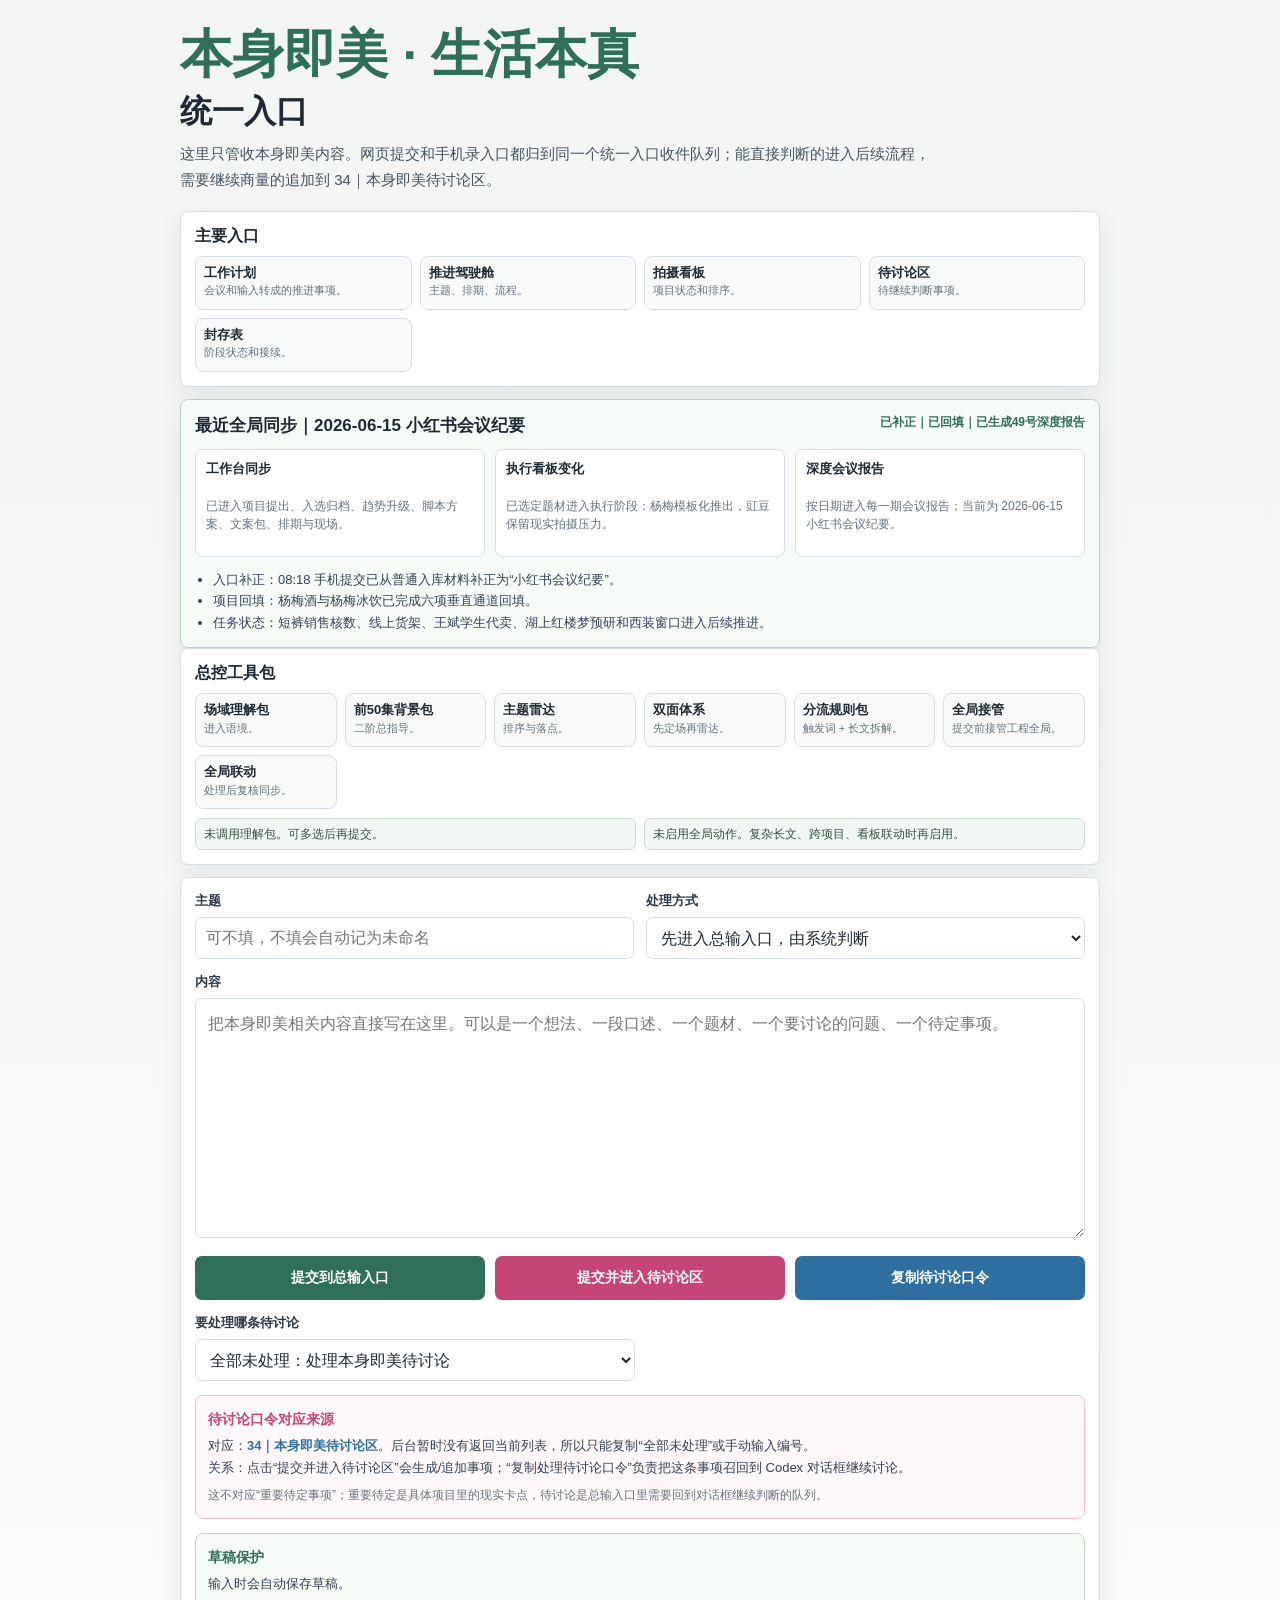
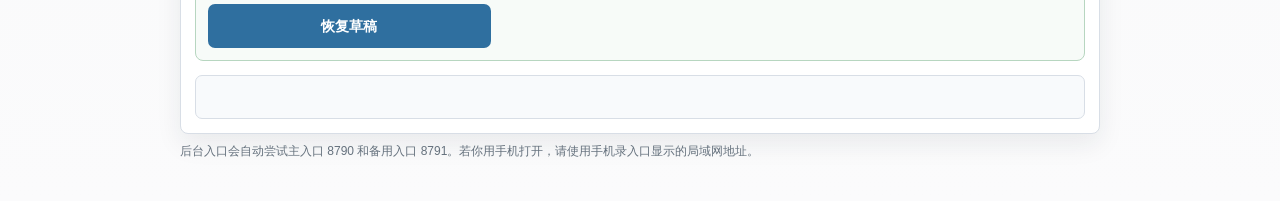
<file: body-is-beauty/00_entry_samples/00_域门__来源路径保留__2026-06-05__new-chat-2__outputs__本身即美资料库__本身即美_总输入口.html>
<!doctype html>
<html lang="zh-CN">
<head>
  <meta charset="utf-8">
  <meta name="viewport" content="width=device-width, initial-scale=1">
  <title>本身即美｜总输入口</title>
  <style>
    :root {
      --ink: #1f2933;
      --muted: #65717d;
      --line: #d8dee6;
      --paper: #f5f7f8;
      --panel: #ffffff;
      --green: #2f6f58;
      --blue: #2f6f9f;
      --pink: #c54676;
      --gold: #9a6a22;
      --shadow: 0 10px 26px rgba(31, 41, 51, 0.08);
    }

    * {
      box-sizing: border-box;
    }

    body {
      margin: 0;
      color: var(--ink);
      font-family: -apple-system, BlinkMacSystemFont, "Segoe UI", "PingFang SC", "Microsoft YaHei", sans-serif;
      background: linear-gradient(180deg, #f2f5f4 0%, #fbfbfc 100%);
      letter-spacing: 0;
    }

    .page {
      width: min(920px, calc(100vw - 28px));
      margin: 0 auto;
      padding: 26px 0 40px;
    }

    header {
      display: grid;
      gap: 10px;
      margin-bottom: 18px;
    }

    .brand {
      margin: 0;
      color: var(--green);
      font-size: clamp(32px, 5vw, 52px);
      line-height: 1.08;
      font-weight: 800;
    }

    h1 {
      margin: 0;
      color: var(--ink);
      font-size: clamp(22px, 3vw, 32px);
      line-height: 1.2;
      letter-spacing: 0;
    }

    .subtitle {
      max-width: 760px;
      margin: 0;
      color: #465460;
      font-size: 15px;
      line-height: 1.75;
    }

    .panel {
      padding: 14px;
      background: var(--panel);
      border: 1px solid var(--line);
      border-radius: 8px;
      box-shadow: var(--shadow);
    }

    .entry-links {
      display: grid;
      gap: 9px;
      margin-bottom: 12px;
    }

    .entry-links h2 {
      margin: 0;
      font-size: 16px;
      letter-spacing: 0;
    }

    .nav-grid {
      display: grid;
      grid-template-columns: repeat(auto-fit, minmax(150px, 1fr));
      gap: 8px;
    }

    .main-grid {
      grid-template-columns: repeat(4, minmax(0, 1fr));
    }

    .tool-nav-grid {
      grid-template-columns: repeat(auto-fit, minmax(128px, 1fr));
    }

    .control-nav-grid {
      grid-template-columns: repeat(2, minmax(0, 1fr));
    }

    .control-tool-status {
      display: grid;
      grid-template-columns: 1fr 1fr;
      gap: 8px;
    }

    .nav-card {
      display: grid;
      min-height: 54px;
      align-content: start;
      gap: 2px;
      padding: 8px;
      color: var(--ink);
      background: #f8faf9;
      border: 1px solid var(--line);
      border-radius: 8px;
      text-decoration: none;
    }

    .nav-card strong {
      font-size: 13px;
      line-height: 1.25;
    }

    .nav-card span {
      color: var(--muted);
      font-size: 11px;
      line-height: 1.35;
    }

    button.nav-card {
      width: 100%;
      min-height: 54px;
      color: var(--ink);
      background: #f8faf9;
      font-weight: 400;
      text-align: left;
      cursor: pointer;
    }

    .tool-card[aria-pressed="true"],
    .control-card[aria-pressed="true"] {
      background: #e9f5ee;
      border-color: #69aa82;
      box-shadow: inset 0 0 0 2px rgba(47, 111, 88, 0.18);
    }

    .tool-card[aria-pressed="true"] strong::after,
    .control-card[aria-pressed="true"] strong::after {
      content: " 已调用";
      color: var(--green);
      font-size: 11px;
      font-weight: 800;
    }

    .tool-status,
    .control-status {
      min-height: 28px;
      padding: 6px 8px;
      color: #375043;
      background: #f1f7f4;
      border: 1px solid #c7ddce;
      border-radius: 7px;
      font-size: 12px;
      line-height: 1.5;
    }

    .form {
      display: grid;
      gap: 14px;
    }

    label {
      display: block;
      margin-bottom: 7px;
      color: #2d3845;
      font-size: 13px;
      font-weight: 800;
    }

    input,
    textarea,
    select {
      width: 100%;
      border: 1px solid var(--line);
      border-radius: 7px;
      color: var(--ink);
      background: #fff;
      font: inherit;
      letter-spacing: 0;
    }

    input,
    select {
      min-height: 42px;
      padding: 8px 10px;
    }

    textarea {
      min-height: 240px;
      padding: 12px;
      line-height: 1.65;
      resize: vertical;
    }

    .grid {
      display: grid;
      grid-template-columns: 1fr 1fr;
      gap: 12px;
    }

    .actions {
      display: grid;
      grid-template-columns: repeat(3, 1fr);
      gap: 10px;
    }

    .recall-tools {
      display: grid;
      grid-template-columns: 1fr 1fr;
      gap: 10px;
      align-items: end;
    }

    .recall-custom {
      display: none;
    }

    .recall-custom.active {
      display: block;
    }

    .source-box {
      padding: 12px;
      color: #334151;
      background: #fff8fb;
      border: 1px solid #efbfd0;
      border-radius: 8px;
      line-height: 1.65;
      font-size: 13px;
    }

    .source-box strong {
      display: block;
      margin-bottom: 4px;
      color: var(--pink);
      font-size: 14px;
    }

    .source-box a {
      color: var(--blue);
      font-weight: 800;
      text-decoration: none;
    }

    .source-box ul {
      margin: 8px 0 0;
      padding-left: 18px;
    }

    .guard-actions {
      display: grid;
      grid-template-columns: repeat(3, 1fr);
      gap: 8px;
      margin-top: 10px;
    }

    .delivery-guard {
      background: #f7fbf8;
      border-color: #b7d6c0;
    }

    .delivery-guard strong {
      color: var(--green);
    }

    button,
    .link-button {
      min-height: 44px;
      padding: 9px 12px;
      border: 0;
      border-radius: 7px;
      color: #fff;
      background: var(--green);
      font: inherit;
      font-size: 14px;
      font-weight: 850;
      cursor: pointer;
      text-align: center;
      text-decoration: none;
    }

    .secondary {
      background: var(--blue);
    }

    .pink {
      background: var(--pink);
    }

    .muted {
      color: #41505e;
      background: #eef2f6;
      border: 1px solid var(--line);
    }

    .status {
      min-height: 44px;
      padding: 12px;
      border-radius: 7px;
      color: #3c4854;
      background: #f8fafc;
      border: 1px solid var(--line);
      line-height: 1.6;
      white-space: pre-wrap;
    }

    .status.ok {
      color: #24563f;
      background: #edf8f1;
      border-color: #b7d6c0;
    }

    .status.warn {
      color: #7d5724;
      background: #fff7e8;
      border-color: #e6c889;
    }

    .quick-grid {
      display: grid;
      grid-template-columns: repeat(4, 1fr);
      gap: 10px;
      margin-top: 16px;
    }

    .card {
      padding: 13px;
      background: var(--panel);
      border: 1px solid var(--line);
      border-radius: 8px;
      box-shadow: var(--shadow);
    }

    .card strong {
      display: block;
      margin-bottom: 6px;
      font-size: 14px;
    }

    .card span {
      color: var(--muted);
      font-size: 12px;
      line-height: 1.55;
    }

    .small {
      margin: 8px 0 0;
      color: var(--muted);
      font-size: 12px;
      line-height: 1.6;
    }

    .sync-panel {
      display: grid;
      gap: 12px;
      background: #f7fbf8;
      border-color: #b7d6c0;
    }

    .sync-head {
      display: flex;
      align-items: start;
      justify-content: space-between;
      gap: 12px;
      flex-wrap: wrap;
    }

    .sync-head h2 {
      margin: 0;
      font-size: 17px;
      letter-spacing: 0;
    }

    .sync-head span {
      color: var(--green);
      font-size: 12px;
      font-weight: 850;
    }

    .sync-grid {
      display: grid;
      grid-template-columns: repeat(3, minmax(0, 1fr));
      gap: 10px;
    }

    .sync-card {
      display: grid;
      gap: 6px;
      min-height: 108px;
      padding: 10px;
      color: var(--ink);
      background: #fff;
      border: 1px solid var(--line);
      border-radius: 8px;
      text-decoration: none;
    }

    .sync-card strong {
      font-size: 13px;
      line-height: 1.35;
    }

    .sync-card span {
      color: var(--muted);
      font-size: 12px;
      line-height: 1.5;
    }

    .sync-list {
      margin: 0;
      padding-left: 18px;
      color: #344254;
      font-size: 13px;
      line-height: 1.65;
    }

    @media (max-width: 760px) {
      .grid,
      .actions,
      .recall-tools,
      .guard-actions,
      .sync-grid,
      .quick-grid,
      .main-grid,
      .tool-nav-grid,
      .control-nav-grid,
      .control-tool-status {
        grid-template-columns: 1fr;
      }

      textarea {
        min-height: 220px;
      }
    }

    @media (max-width: 520px) {
      .page {
        width: min(100vw - 18px, 920px);
      }

      .panel {
        padding: 10px;
      }

      .nav-grid {
        gap: 6px;
      }

      .nav-card {
        min-height: 46px;
        padding: 7px;
      }

      .nav-card strong {
        font-size: 12px;
      }

      .nav-card span {
        display: none;
      }
    }
  </style>
</head>
<body>
  <main class="page">
    <header>
      <p class="brand">本身即美 · 生活本真</p>
      <h1>统一入口</h1>
      <p class="subtitle">这里只管收本身即美内容。网页提交和手机录入口都归到同一个统一入口收件队列；能直接判断的进入后续流程，需要继续商量的追加到 34｜本身即美待讨论区。</p>
    </header>

    <section class="panel entry-links" aria-label="主要入口">
      <h2>主要入口</h2>
      <div class="nav-grid main-grid">
        <a class="nav-card" href="本身即美_工作计划.html">
          <strong>工作计划</strong>
          <span>会议和输入转成的推进事项。</span>
        </a>
        <a class="nav-card" href="本身即美_二阶笔记拍摄生产线.html">
          <strong>推进驾驶舱</strong>
          <span>主题、排期、流程。</span>
        </a>
        <a class="nav-card" href="本身即美_拍摄看板.html">
          <strong>拍摄看板</strong>
          <span>项目状态和排序。</span>
        </a>
        <a class="nav-card" href="本身即美_待讨论区.html">
          <strong>待讨论区</strong>
          <span>待继续判断事项。</span>
        </a>
        <a class="nav-card" href="本身即美_阶段封存.html">
          <strong>封存表</strong>
          <span>阶段状态和接续。</span>
        </a>
      </div>
    </section>

    <section class="panel sync-panel" aria-label="最近全局同步">
      <div class="sync-head">
        <h2>最近全局同步｜2026-06-15 小红书会议纪要</h2>
        <span>已补正｜已回填｜已生成49号深度报告</span>
      </div>
      <div class="sync-grid">
        <a class="sync-card" href="本身即美_工作台同步.html">
          <strong>工作台同步</strong>
          <span>已进入项目提出、入选归档、趋势升级、脚本方案、文案包、排期与现场。</span>
        </a>
        <a class="sync-card" href="本身即美_执行看板变化.html">
          <strong>执行看板变化</strong>
          <span>已选定题材进入执行阶段：杨梅模板化推出，豇豆保留现实拍摄压力。</span>
        </a>
        <a class="sync-card" href="本身即美_深度会议报告.html">
          <strong>深度会议报告</strong>
          <span>按日期进入每一期会议报告；当前为 2026-06-15 小红书会议纪要。</span>
        </a>
      </div>
      <ul class="sync-list">
        <li>入口补正：08:18 手机提交已从普通入库材料补正为“小红书会议纪要”。</li>
        <li>项目回填：杨梅酒与杨梅冰饮已完成六项垂直通道回填。</li>
        <li>任务状态：短裤销售核数、线上货架、王斌学生代卖、湖上红楼梦预研和西装窗口进入后续推进。</li>
      </ul>
    </section>

    <section class="panel entry-links" aria-label="总控工具包">
      <h2>总控工具包</h2>
      <div class="nav-grid tool-nav-grid">
        <button class="nav-card tool-card" type="button" data-tool="field" aria-pressed="false">
          <strong>场域理解包</strong>
          <span>进入语境。</span>
        </button>
        <button class="nav-card tool-card" type="button" data-tool="guide50" aria-pressed="false">
          <strong>前50集背景包</strong>
          <span>二阶总指导。</span>
        </button>
        <button class="nav-card tool-card" type="button" data-tool="radar" aria-pressed="false">
          <strong>主题雷达</strong>
          <span>排序与落点。</span>
        </button>
        <button class="nav-card tool-card" type="button" data-tool="dual" aria-pressed="false">
          <strong>双面体系</strong>
          <span>先定场再雷达。</span>
        </button>
        <button class="nav-card tool-card" type="button" data-tool="triggers" aria-pressed="false">
          <strong>分流规则包</strong>
          <span>触发词 + 长文拆解。</span>
        </button>
        <button class="nav-card control-card" type="button" data-control="takeover" aria-pressed="false">
          <strong>全局接管</strong>
          <span>提交前接管工程全局。</span>
        </button>
        <button class="nav-card control-card" type="button" data-control="linkage" aria-pressed="false">
          <strong>全局联动</strong>
          <span>处理后复核同步。</span>
        </button>
      </div>
      <div class="control-tool-status">
        <div id="toolStatus" class="tool-status">未调用理解包。可多选后再提交。</div>
        <div id="controlStatus" class="control-status">未启用全局动作。复杂长文、跨项目、看板联动时再启用。</div>
      </div>
    </section>

    <section class="panel form" aria-label="本身即美总输入表单">
      <div class="grid">
        <section>
          <label for="title">主题</label>
          <input id="title" autocomplete="off" placeholder="可不填，不填会自动记为未命名">
        </section>
        <section>
          <label for="mode">处理方式</label>
          <select id="mode">
            <option value="normal">先进入总输入口，由系统判断</option>
            <option value="discussion">直接进入待讨论区</option>
            <option value="theme">新题材 / 主题库候选</option>
            <option value="project">旧项目补充</option>
            <option value="important">重要待定事项</option>
            <option value="current">当前更新</option>
            <option value="memo">后续备忘</option>
          </select>
        </section>
      </div>

      <section>
        <label for="content">内容</label>
        <textarea id="content" placeholder="把本身即美相关内容直接写在这里。可以是一个想法、一段口述、一个题材、一个要讨论的问题、一个待定事项。"></textarea>
      </section>

      <div class="actions">
        <button id="submitNormal" type="button">提交到总输入口</button>
        <button id="submitDiscussion" class="pink" type="button">提交并进入待讨论区</button>
        <button id="copyRecall" class="secondary" type="button">复制待讨论口令</button>
      </div>

      <div class="recall-tools" aria-label="待讨论口令选择">
        <section>
          <label for="recallChoice">要处理哪条待讨论</label>
          <select id="recallChoice">
            <option value="all">全部未处理：处理本身即美待讨论</option>
            <option value="custom">手动输入编号</option>
          </select>
        </section>
        <section id="recallCustomWrap" class="recall-custom">
          <label for="recallCustom">自定义编号</label>
          <input id="recallCustom" autocomplete="off" placeholder="例如 006 或 DT-0006">
        </section>
      </div>

      <section id="discussionSource" class="source-box" aria-label="待讨论口令来源">
        <strong>待讨论区</strong>
        提交并进入待讨论区后，这里会读取当前待讨论队列；复制口令后可回到 Codex 对话框继续处理。
      </section>

      <section id="deliveryGuard" class="source-box delivery-guard" aria-label="草稿保护">
        <strong>草稿保护</strong>
        <div id="guardSummary">输入时会自动保存草稿。</div>
        <div class="guard-actions">
          <button id="restoreDraft" class="secondary" type="button">恢复草稿</button>
        </div>
      </section>

      <div id="status" class="status"></div>
    </section>

    <p class="small">后台入口会自动尝试主入口 8790 和备用入口 8791。若你用手机打开，请使用手机录入口显示的局域网地址。</p>
  </main>

  <script>
    const titleInput = document.getElementById("title");
    const modeInput = document.getElementById("mode");
    const contentInput = document.getElementById("content");
    const toolButtons = Array.from(document.querySelectorAll(".tool-card"));
    const toolStatus = document.getElementById("toolStatus");
    const controlButtons = Array.from(document.querySelectorAll(".control-card"));
    const controlStatus = document.getElementById("controlStatus");
    const statusBox = document.getElementById("status");
    const recallChoice = document.getElementById("recallChoice");
    const recallCustom = document.getElementById("recallCustom");
    const recallCustomWrap = document.getElementById("recallCustomWrap");
    const discussionSource = document.getElementById("discussionSource");
    const guardSummary = document.getElementById("guardSummary");
    const restoreDraftBtn = document.getElementById("restoreDraft");
    const DRAFT_KEY = "benshenUnifiedInputDraftV2";
    const PENDING_KEY = "benshenUnifiedInputPendingV2";

    function setStatus(text, type = "") {
      statusBox.textContent = text;
      statusBox.className = `status ${type}`.trim();
    }

    function apiBases() {
      const bases = [];
      if (location.protocol === "http:" || location.protocol === "https:") {
        bases.push(`${location.protocol}//${location.hostname}:8790`);
        bases.push(`${location.protocol}//${location.hostname}:8791`);
      }
      bases.push("http://127.0.0.1:8790");
      bases.push("http://127.0.0.1:8791");
      return bases.filter((base, index) => base && bases.indexOf(base) === index);
    }

    async function fetchJsonFromCandidates(path, options = {}) {
      let lastError = null;
      for (const base of apiBases()) {
        try {
          const response = await fetch(`${base}${path}`, options);
          const data = await response.json().catch(() => ({}));
          if (!response.ok || data.ok === false) {
            lastError = new Error(data.error || `本地入口 ${base} 返回异常`);
            continue;
          }
          return data;
        } catch (error) {
          lastError = error;
        }
      }
      throw lastError || new Error("本地入口未连接");
    }

    function modeTrigger(mode) {
      const map = {
        normal: "本身即美总输入口 / 待判断",
        discussion: "本身即美总输入口 / 进入待讨论 / 本身即美待讨论区",
        theme: "本身即美总输入口 / 记到主题库",
        project: "本身即美总输入口 / 旧项目补充",
        important: "本身即美总输入口 / 重要待定",
        current: "本身即美总输入口 / 当前更新",
        memo: "本身即美总输入口 / 后续备忘"
      };
      return map[mode] || map.normal;
    }

    function modePrefix(mode) {
      const map = {
        normal: "",
        discussion: "【进入待讨论】",
        theme: "【新题材/主题库候选】",
        project: "【旧项目补充】",
        important: "【重要待定事项】",
        current: "【当前更新】",
        memo: "【后续备忘】"
      };
      return map[mode] || "";
    }

    function escapeHtml(value) {
      return String(value || "")
        .replace(/&/g, "&amp;")
        .replace(/</g, "&lt;")
        .replace(/>/g, "&gt;")
        .replace(/"/g, "&quot;");
    }

    function nowText() {
      return new Date().toLocaleString("zh-CN", { hour12: false });
    }

    function readJson(key, fallback = null) {
      try {
        const raw = localStorage.getItem(key);
        return raw ? JSON.parse(raw) : fallback;
      } catch (error) {
        return fallback;
      }
    }

    function writeJson(key, value) {
      try {
        localStorage.setItem(key, JSON.stringify(value));
      } catch (error) {
        // 浏览器拒绝本地保存时，主提交流程仍继续。
      }
    }

    function removeStored(key) {
      try {
        localStorage.removeItem(key);
      } catch (error) {
        // 不影响主流程。
      }
    }

    function currentDraft() {
      return {
        title: titleInput.value,
        mode: modeInput.value,
        content: contentInput.value,
        tools: selectedTools(),
        controls: selectedControls(),
        updatedAt: nowText()
      };
    }

    function selectedTools() {
      return toolButtons.filter(item => item.getAttribute("aria-pressed") === "true").map(item => item.dataset.tool);
    }

    function selectedControls() {
      return controlButtons.filter(item => item.getAttribute("aria-pressed") === "true").map(item => item.dataset.control);
    }

    function applySelectedTools(values = []) {
      const selected = new Set(values || []);
      toolButtons.forEach(item => {
        item.setAttribute("aria-pressed", selected.has(item.dataset.tool) ? "true" : "false");
      });
      updateToolStatus();
    }

    function applySelectedControls(values = []) {
      const selected = new Set(values || []);
      controlButtons.forEach(item => {
        item.setAttribute("aria-pressed", selected.has(item.dataset.control) ? "true" : "false");
      });
      updateControlStatus();
    }

    function selectedToolBlocks() {
      const map = {
        field: {
          trigger: "调用场域理解包",
          line: "调用场域理解包：先读取26号本身即美小红书拍摄场域前置理解包，进入本身即美、清风花园、人物历史和第二阶段语境。"
        },
        guide50: {
          trigger: "调用前50集背景包",
          line: "调用前50集背景包：按39号第二阶段前50集理解背景包与总指导原则，判断真实生活事件、过程结果、干货情绪、院子气、季节气和生活气。"
        },
        radar: {
          trigger: "调用主题雷达",
          line: "调用主题雷达：按46/47号主题雷达规则判断题材优先级、雷达分、状态、缺口和下一步工程落点。"
        },
        dual: {
          trigger: "启动场域理解包 + 主题雷达双面系统",
          line: "启动场域理解包 + 主题雷达双面系统：先定场，再开雷达；处理长内容、新题材、近期选题、季节窗口和状态变化。"
        },
        triggers: {
          trigger: "调用分流规则包",
          line: "调用分流规则包：先按28号本身即美互动触发词总表判断看、记、推、查、改、全量修改、执行确认、收工和保护口令；若本次输入为长文、会议纪要、总输入或多项目内容，再按41号美学笔记生产线垂直通道规则进行项目锁定、上下文截取、阶段锁定和“项目 × 阶段”分流回填。"
        }
      };
      return selectedTools().map(value => map[value]).filter(Boolean);
    }

    function selectedControlBlocks() {
      const map = {
        takeover: {
          trigger: "执行本身即美全局接管",
          line: "执行本身即美全局接管：提交前先确认本身即美总入口、工程状态快照、阶段封存表、前50集背景包、场域理解/主题雷达双面体系、28+41分流规则和写入边界；先接管工程全局，再处理本次输入。"
        },
        linkage: {
          trigger: "执行本身即美全局联动",
          line: "执行本身即美全局联动：本次输入处理完成后，复核主题状态、雷达排序、拍摄看板、单项目看板、项目归档、脚本、文案包、重要待定事项、待讨论区和排期表，凡受影响处必须同步更新或说明无需更新。"
        }
      };
      return selectedControls().map(value => map[value]).filter(Boolean);
    }

    function updateToolStatus() {
      const blocks = selectedToolBlocks();
      if (!blocks.length) {
        toolStatus.textContent = "未调用理解包。可多选后再提交。";
        return;
      }
      toolStatus.textContent = `本次已调用：${blocks.map(block => block.trigger).join(" / ")}`;
    }

    function updateControlStatus() {
      const blocks = selectedControlBlocks();
      if (!blocks.length) {
        controlStatus.textContent = "未启用全局动作。复杂长文、跨项目、看板联动时再启用。";
        return;
      }
      controlStatus.textContent = `本次已启用：${blocks.map(block => block.trigger).join(" / ")}`;
    }

    function toggleTool(button) {
      const next = button.getAttribute("aria-pressed") !== "true";
      button.setAttribute("aria-pressed", next ? "true" : "false");
      updateToolStatus();
      saveDraft();
    }

    function toggleControl(button) {
      const next = button.getAttribute("aria-pressed") !== "true";
      button.setAttribute("aria-pressed", next ? "true" : "false");
      updateControlStatus();
      saveDraft();
    }

    function contextReceiptText(toolBlocks, controlBlocks) {
      const receipts = [];
      if (toolBlocks.length) {
        const toolNames = toolBlocks.map(block => block.trigger).join(" / ");
        receipts.push(`已接收到并调用 ${toolNames}`);
      }
      if (controlBlocks.length) {
        const controlNames = controlBlocks.map(block => block.trigger).join(" / ");
        receipts.push(`已接收到并执行 ${controlNames}`);
      }
      return receipts.length
        ? `回答开头必须先用一句话确认：${receipts.join("；")}。确认后再进入正文处理。`
        : "";
    }

    function saveDraft() {
      const draft = currentDraft();
      if (!draft.title.trim() && !draft.content.trim()) {
        removeStored(DRAFT_KEY);
        updateGuardSummary();
        return;
      }
      writeJson(DRAFT_KEY, draft);
      updateGuardSummary();
    }

    function buildPayload(forceDiscussion = false) {
      const rawContent = contentInput.value.trim();
      if (!rawContent) {
        return null;
      }
      const selectedMode = forceDiscussion ? "discussion" : modeInput.value;
      const title = titleInput.value.trim() || (selectedMode === "discussion" ? "本身即美待讨论" : "本身即美总输入");
      const toolBlocks = selectedToolBlocks();
      const controlBlocks = selectedControlBlocks();
      const toolTriggers = toolBlocks.map(block => block.trigger);
      const controlTriggers = controlBlocks.map(block => block.trigger);
      return {
        payload: {
          project: "benshen",
          type: selectedMode === "discussion" ? "task" : "inbox",
          title,
          stage: modeTrigger(selectedMode),
          triggerWords: [modeTrigger(selectedMode)],
          toolTriggers,
          controlTriggers,
          toolBlocks,
          controlBlocks,
          displayMode: "lightweight_engine_echo",
          displayLabel: "轻量工程回显",
          resultExpectation: "优先回写当前工作台同步、执行看板变化、深度会议报告等 Markdown/JSON/状态清单；HTML 只作为备用阅读页，不作为主回显条件。",
          receiptRequirement: contextReceiptText(toolBlocks, controlBlocks),
          needsAction: true,
          content: rawContent,
          entryMarker: modePrefix(selectedMode),
          source: "网页统一入口",
          entryHub: "本身即美统一入口"
        },
        draft: {
          title: titleInput.value,
          mode: selectedMode,
          content: rawContent,
          tools: selectedTools(),
          controls: selectedControls(),
          updatedAt: nowText()
        }
      };
    }

    function storePending(entry, reason = "后台未连接或提交失败") {
      const pending = {
        ...entry,
        reason,
        failedAt: nowText()
      };
      writeJson(PENDING_KEY, pending);
      writeJson(DRAFT_KEY, pending.draft);
      updateGuardSummary();
    }

    function clearPendingState() {
      removeStored(PENDING_KEY);
      updateGuardSummary();
    }

    function updateGuardSummary() {
      const pending = readJson(PENDING_KEY);
      const draft = readJson(DRAFT_KEY);
      restoreDraftBtn.disabled = !draft;
      if (pending) {
        guardSummary.innerHTML = `
          有 1 条提交失败的内容已保存为草稿。<br>
          主题：${escapeHtml(pending.payload?.title || pending.draft?.title || "未命名")}<br>
          时间：${escapeHtml(pending.failedAt || pending.draft?.updatedAt || "")}
        `;
        return;
      }
      if (draft && (draft.title || draft.content)) {
        guardSummary.innerHTML = `
          有 1 条草稿已自动保存。<br>
          主题：${escapeHtml(draft.title || "未命名")}<br>
          更新时间：${escapeHtml(draft.updatedAt || "")}
        `;
        return;
      }
      guardSummary.textContent = "输入时会自动保存草稿。";
    }

    function restoreDraft() {
      const draft = readJson(DRAFT_KEY);
      if (!draft) {
        setStatus("当前没有可恢复草稿。", "warn");
        return;
      }
      titleInput.value = draft.title || "";
      modeInput.value = draft.mode || "normal";
      contentInput.value = draft.content || "";
      applySelectedTools(draft.tools || []);
      applySelectedControls(draft.controls || []);
      setStatus("已恢复草稿。", "ok");
      updateGuardSummary();
    }

    function hydrateDraftOnLoad() {
      const draft = readJson(DRAFT_KEY);
      if (!draft || contentInput.value.trim()) {
        return;
      }
      titleInput.value = draft.title || "";
      modeInput.value = draft.mode || "normal";
      contentInput.value = draft.content || "";
      applySelectedTools(draft.tools || []);
      applySelectedControls(draft.controls || []);
      setStatus("已自动恢复上次未提交草稿。", "ok");
    }

    async function postEntry(entry) {
      const data = await fetchJsonFromCandidates("/api/entries", {
        method: "POST",
        headers: { "Content-Type": "application/json" },
        body: JSON.stringify(entry.payload)
      });
      return data;
    }

    function handleSubmitSuccess(data) {
      const saved = data.saved || {};
      const queue = saved.discussionQueue && saved.discussionQueue.length
        ? `\n已追加到待讨论区：${saved.discussionQueue.join("；")}`
        : "";
      const discussionItem = saved.discussionItem || null;
      const recallLine = discussionItem && discussionItem.recallNumber
        ? `\n已衔接复制按钮：处理待讨论 ${discussionItem.recallNumber}`
        : "\n已衔接复制按钮：处理本身即美待讨论";
      setStatus(`已提交。\n统一入口收件队列：${saved.formalPath || "已保存到本地收件箱"}${queue}${recallLine}`, "ok");
      contentInput.value = "";
      titleInput.value = "";
      removeStored(DRAFT_KEY);
      clearPendingState();
      loadDiscussionQueue(discussionItem);
    }

    async function submitEntry(forceDiscussion = false) {
      const entry = buildPayload(forceDiscussion);
      if (!entry) {
        setStatus("请先输入内容。", "warn");
        contentInput.focus();
        return;
      }

      setStatus("正在提交到本身即美统一入口收件队列……");
      try {
        const data = await postEntry(entry);
        handleSubmitSuccess(data);
      } catch (error) {
        storePending(entry, error.message || "后台未连接或提交失败");
        setStatus(`提交没有送达，但内容已经保存为草稿。\n后台恢复后，可以点“恢复草稿”再提交。`, "warn");
      }
    }

    function recallText() {
      const value = recallChoice.value;
      if (value === "all") {
        return "处理本身即美待讨论";
      }
      if (value === "custom") {
        const raw = recallCustom.value.trim();
        if (!raw) {
          return "处理本身即美待讨论";
        }
        return `处理待讨论 ${raw.replace(/^DT-/i, "")}`;
      }
      return `处理待讨论 ${value}`;
    }

    function setRecallOptions(items, preferredValue = "") {
      recallChoice.innerHTML = "";
      recallChoice.append(new Option("全部未处理：处理本身即美待讨论", "all"));
      if (items.length) {
        items.forEach((item, index) => {
          const prefix = preferredValue && item.recallNumber === preferredValue ? "刚提交｜" : `${index + 1}. `;
          const label = `${prefix}${item.id}｜${item.summary}｜处理待讨论 ${item.recallNumber}`;
          recallChoice.append(new Option(label, item.recallNumber));
        });
      } else {
        const empty = new Option("当前没有未处理待讨论事项", "");
        empty.disabled = true;
        recallChoice.append(empty);
      }
      recallChoice.append(new Option("手动输入编号", "custom"));
      recallChoice.value = preferredValue || "all";
      updateRecallCustom();
    }

    function mergePreferredDiscussion(items, preferredItem) {
      if (!preferredItem || !preferredItem.recallNumber) {
        return { items, preferredValue: "" };
      }
      const exists = items.some(item => item.recallNumber === preferredItem.recallNumber || item.id === preferredItem.id);
      const nextItems = exists ? items : [preferredItem, ...items];
      return { items: nextItems, preferredValue: preferredItem.recallNumber };
    }

    async function loadDiscussionQueue(preferredItem = null) {
      try {
        const data = await fetchJsonFromCandidates("/api/benshen/discussions");
        const queue = data.discussionQueue || {};
        const merged = mergePreferredDiscussion(queue.items || [], preferredItem);
        const items = merged.items;
        setRecallOptions(items, merged.preferredValue);
        const list = items.length
          ? `<ul>${items.map(item => `<li>${escapeHtml(item.id)}｜${escapeHtml(item.summary)}｜${escapeHtml(item.project)}｜${escapeHtml(item.updated)}</li>`).join("")}</ul>`
          : "<p class=\"small\">当前没有未处理待讨论事项。此时复制“全部未处理”口令，是为了召回查看待讨论区，不会对应具体事项。</p>";
        discussionSource.innerHTML = `
          <strong>待讨论口令对应来源</strong>
          <div>对应：<a href="2026-06-07｜本身即美待讨论区.md">34｜本身即美待讨论区</a>。它是“需要继续讨论的事项队列”，不是项目里的“重要待定事项”。</div>
          <div>关系：点击“提交并进入待讨论区”会生成/追加事项；“复制处理待讨论口令”会默认指向刚提交或已选择的事项。</div>
          <div>当前未处理：${items.length} 条。</div>
          ${list}
        `;
      } catch (error) {
        setRecallOptions([]);
        discussionSource.innerHTML = `
          <strong>待讨论口令对应来源</strong>
          <div>对应：<a href="2026-06-07｜本身即美待讨论区.md">34｜本身即美待讨论区</a>。后台暂时没有返回当前列表，所以只能复制“全部未处理”或手动输入编号。</div>
          <div>关系：点击“提交并进入待讨论区”会生成/追加事项；“复制处理待讨论口令”负责把这条事项召回到 Codex 对话框继续讨论。</div>
          <p class="small">这不对应“重要待定事项”；重要待定是具体项目里的现实卡点，待讨论是总输入口里需要回到对话框继续判断的队列。</p>
        `;
      }
    }

    function updateRecallCustom() {
      recallCustomWrap.classList.toggle("active", recallChoice.value === "custom");
    }

    async function copyRecall() {
      const text = recallText();
      try {
        await navigator.clipboard.writeText(text);
        setStatus(`已复制口令：${text}`, "ok");
      } catch (error) {
        setStatus(text, "warn");
      }
    }

    document.getElementById("submitNormal").addEventListener("click", () => submitEntry(false));
    document.getElementById("submitDiscussion").addEventListener("click", () => submitEntry(true));
    document.getElementById("copyRecall").addEventListener("click", copyRecall);
    restoreDraftBtn.addEventListener("click", restoreDraft);
    [titleInput, modeInput, contentInput].forEach(element => {
      element.addEventListener("input", saveDraft);
      element.addEventListener("change", saveDraft);
    });
    toolButtons.forEach(button => {
      button.addEventListener("click", () => toggleTool(button));
    });
    controlButtons.forEach(button => {
      button.addEventListener("click", () => toggleControl(button));
    });
    recallChoice.addEventListener("change", updateRecallCustom);
    updateRecallCustom();
    hydrateDraftOnLoad();
    updateToolStatus();
    updateControlStatus();
    updateGuardSummary();
    loadDiscussionQueue();
  </script>
</body>
</html>
</file>
